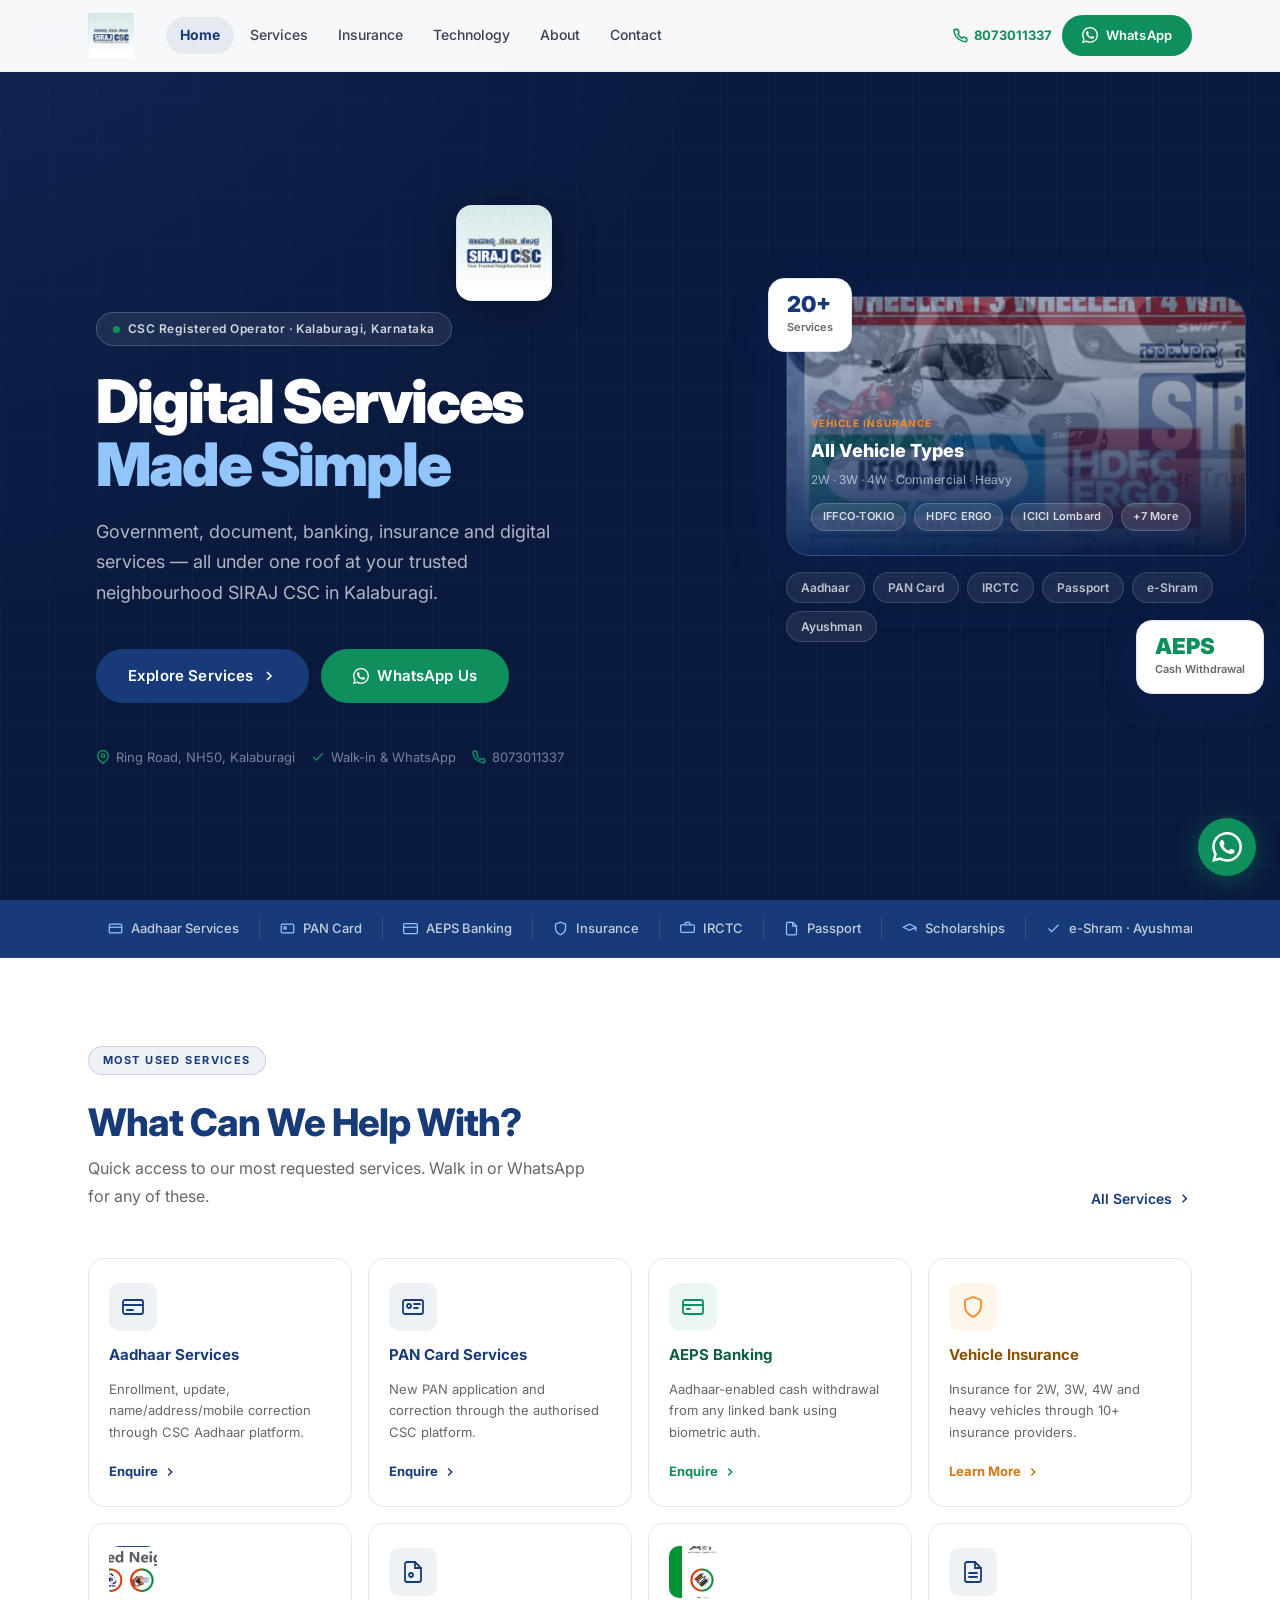
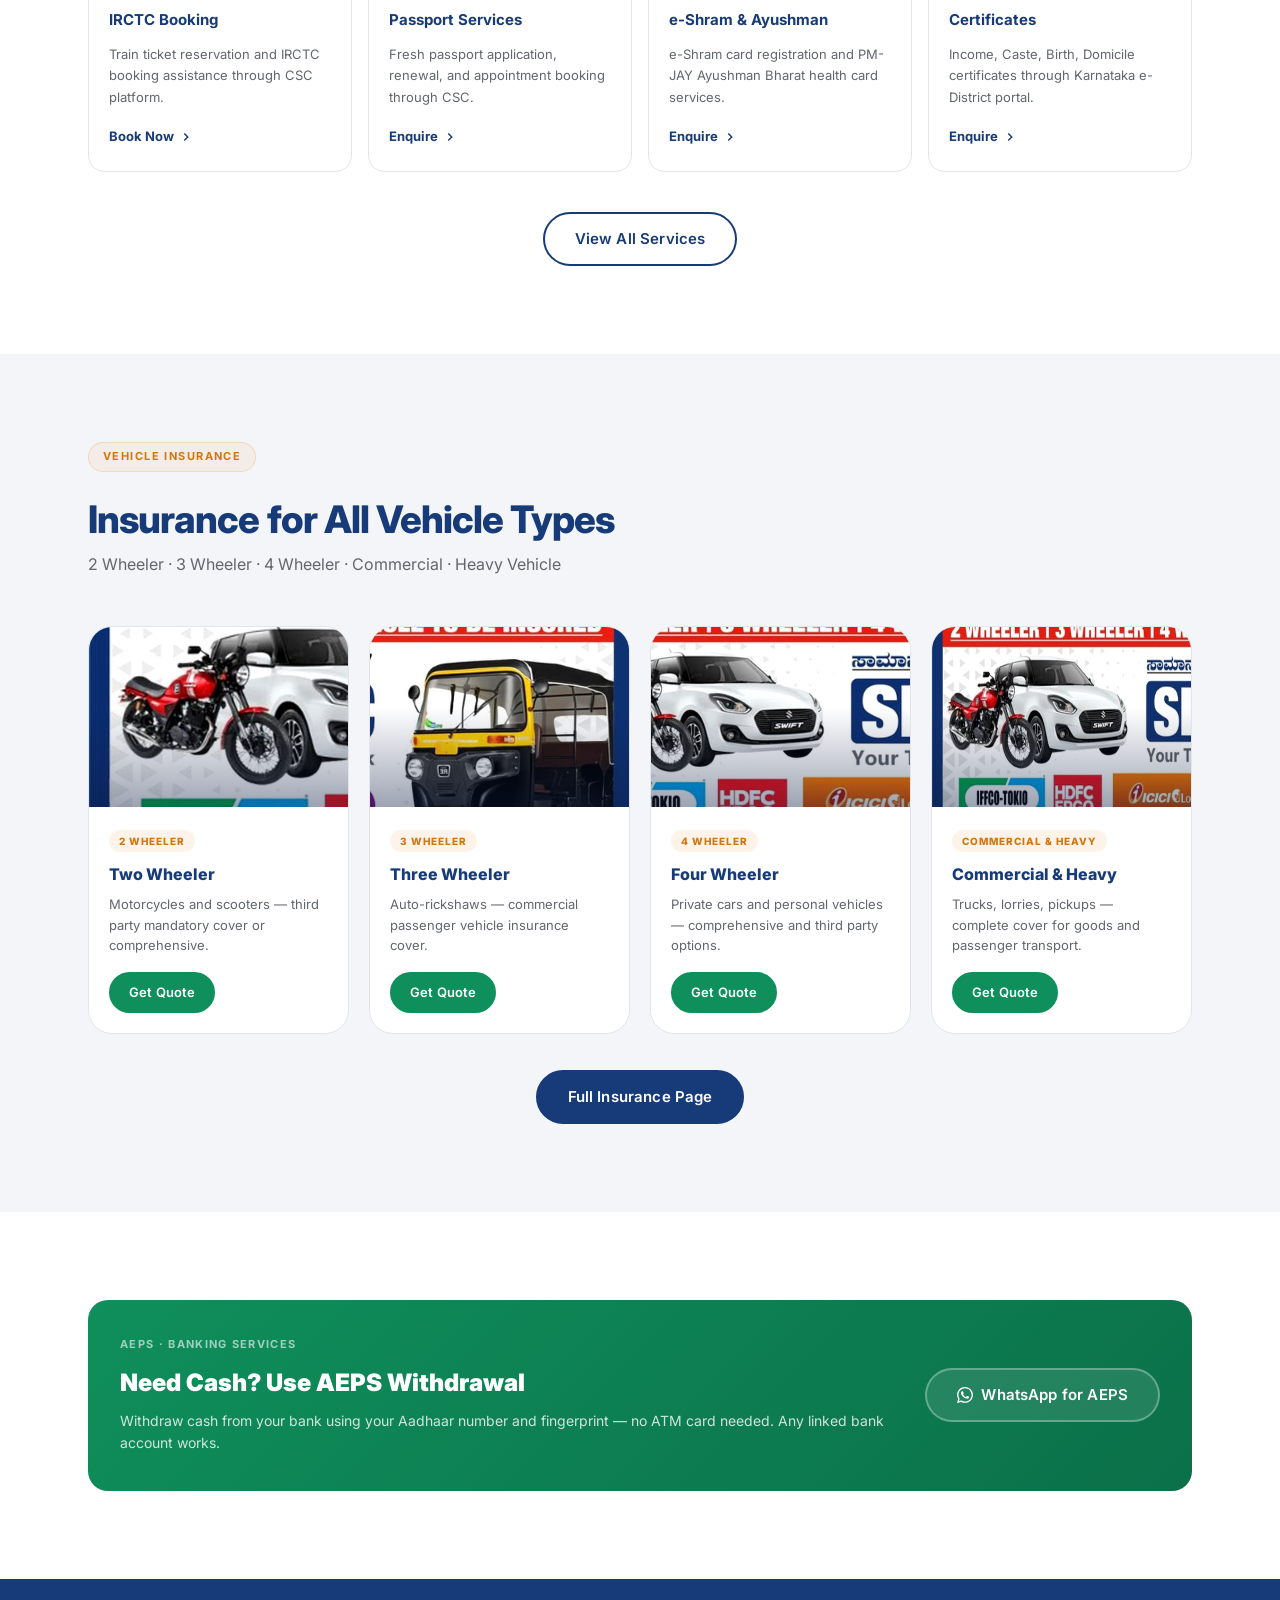
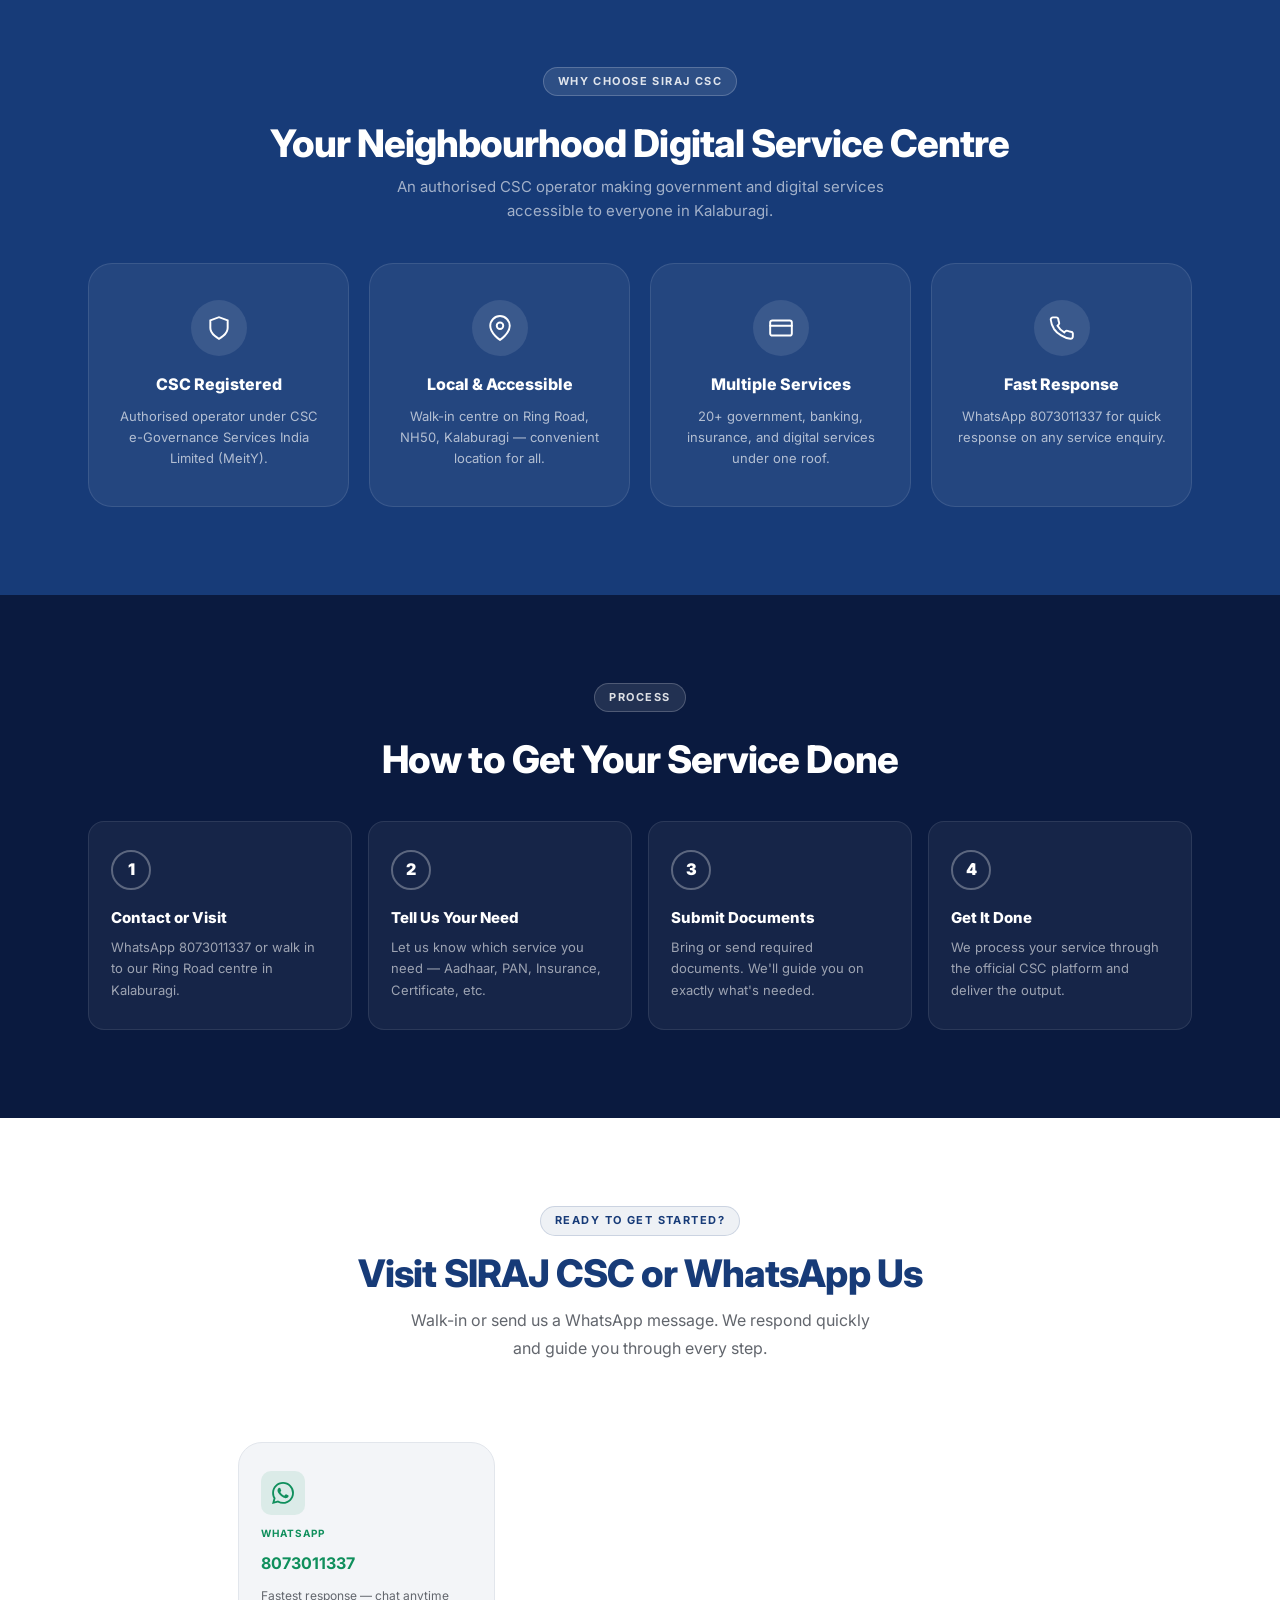
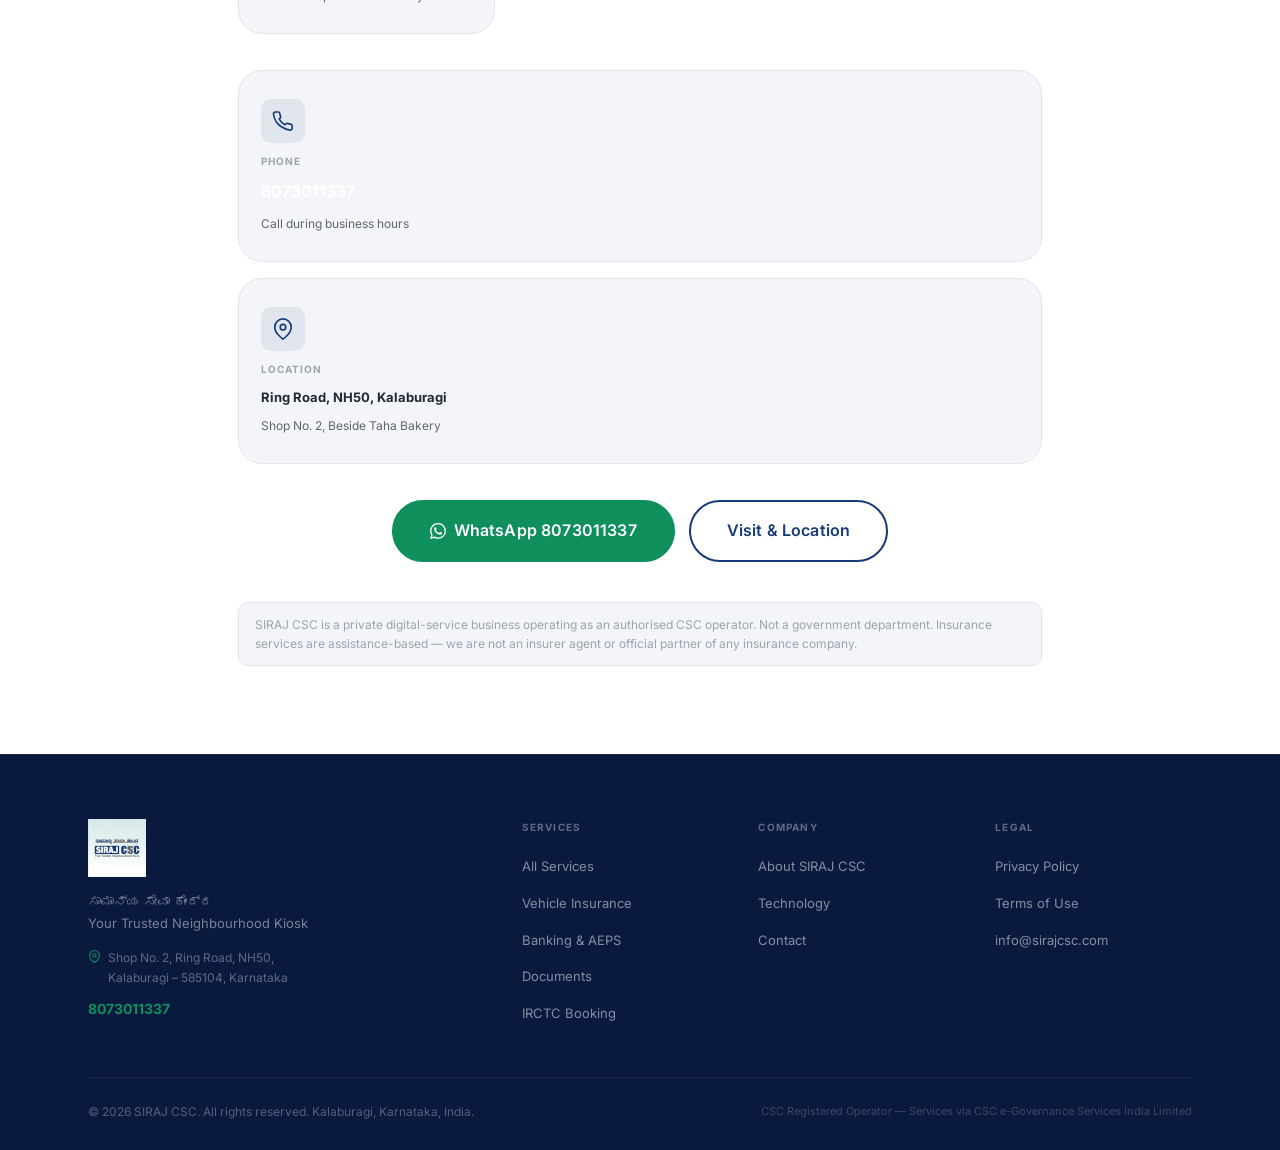
<file: index.html>
<!DOCTYPE html>
<html lang="en">
<head>
  <meta charset="UTF-8" />
  <meta name="viewport" content="width=device-width, initial-scale=1.0" />
  <title>SIRAJ CSC — ಸಾಮಾನ್ಯ ಸೇವಾ ಕೇಂದ್ರ | Kalaburagi</title>
  <meta name="description" content="SIRAJ CSC — Your Trusted Neighbourhood Kiosk in Kalaburagi. Aadhaar, PAN, Banking, AEPS, Insurance, IRCTC, Certificates and more. WhatsApp: 8073011337." />
  <meta property="og:title" content="SIRAJ CSC — Digital Services Made Simple" />
  <meta property="og:description" content="Government, financial, insurance and document services at your neighbourhood CSC in Kalaburagi, Karnataka." />
  <meta property="og:url" content="https://sirajcsc.com/" />
  <meta property="og:type" content="website" />
  <link rel="canonical" href="https://sirajcsc.com/" />
  <link rel="icon" type="image/svg+xml" href="assets/favicon.svg" />
  <link rel="preconnect" href="https://fonts.googleapis.com" />
  <link rel="preconnect" href="https://fonts.gstatic.com" crossorigin />
  <link href="https://fonts.googleapis.com/css2?family=Inter:wght@300;400;500;600;700;800;900&display=swap" rel="stylesheet" />
  <link rel="stylesheet" href="css/main.css" />
  <style>
    /* ── Index-only overrides ── */
    .hero-left { padding-left: 48px; }
    @media(max-width:1023px){ .hero-left { padding-left: 0; } }

    /* Service strip divider */
    .strip-divider { width: 1px; height: 20px; background: rgba(255,255,255,0.12); flex-shrink: 0; }

    /* Featured section: Insurance preview */
    .ins-preview {
      display: grid; gap: 20px;
      grid-template-columns: 1fr;
    }
    @media(min-width:640px)  { .ins-preview { grid-template-columns: repeat(2,1fr); } }
    @media(min-width:1024px) { .ins-preview { grid-template-columns: repeat(4,1fr); } }

    /* Feature banner (2-col promo) */
    .promo-grid { display: grid; gap: 20px; grid-template-columns: 1fr; }
    @media(min-width:768px) { .promo-grid { grid-template-columns: 3fr 2fr; } }

    .promo-card {
      border-radius: 20px; overflow: hidden; position: relative;
      min-height: 200px; display: flex; align-items: flex-end;
      padding: 28px; text-decoration: none;
      transition: transform 0.3s var(--ease);
    }
    .promo-card:hover { transform: translateY(-4px); }
    .promo-card-bg {
      position: absolute; inset: 0;
      transition: transform 0.5s var(--ease);
    }
    .promo-card:hover .promo-card-bg { transform: scale(1.04); }

    .promo-navy { background: var(--navy); }
    .promo-green { background: #0B5E3E; }

    .promo-body { position: relative; z-index: 1; }
    .promo-tag { font-size: 10px; font-weight: 700; letter-spacing: 0.12em; text-transform: uppercase; color: rgba(255,255,255,0.6); margin-bottom: 8px; }
    .promo-title { font-size: 20px; font-weight: 900; color: white; margin-bottom: 6px; line-height: 1.2; }
    .promo-desc { font-size: 13px; color: rgba(255,255,255,0.7); margin-bottom: 14px; }
    .promo-arrow {
      display: inline-flex; align-items: center; gap: 6px;
      font-size: 13px; font-weight: 700; color: rgba(255,255,255,0.9);
    }
    .promo-arrow svg { width: 14px; height: 14px; transition: transform var(--ease) 0.15s; }
    .promo-card:hover .promo-arrow svg { transform: translateX(4px); }

    /* Vehicle image tint for promo */
    .promo-veh-img {
      position: absolute; inset: 0;
      background: url('assets/posters/insurance-poster.jpg') center 60% / cover no-repeat;
      opacity: 0.25;
    }
    .promo-meity-img {
      position: absolute; inset: 0;
      background: url('assets/posters/meity-services.jpg') center center / cover no-repeat;
      opacity: 0.18;
    }

    /* Step process */
    .steps { display: grid; gap: 16px; grid-template-columns: 1fr; }
    @media(min-width:640px)  { .steps { grid-template-columns: repeat(2,1fr); } }
    @media(min-width:1024px) { .steps { grid-template-columns: repeat(4,1fr); } }

    .step-card {
      background: rgba(255,255,255,0.05);
      border: 1px solid rgba(255,255,255,0.09);
      border-radius: 16px; padding: 28px 22px;
    }
    .step-num {
      width: 40px; height: 40px; border-radius: 50%;
      border: 2px solid rgba(255,255,255,0.3);
      display: flex; align-items: center; justify-content: center;
      font-size: 16px; font-weight: 900; color: white;
      margin-bottom: 16px;
    }
    .step-card h3 { font-size: 15px; font-weight: 800; color: white; margin-bottom: 7px; }
    .step-card p  { font-size: 13px; color: rgba(255,255,255,0.58); line-height: 1.65; }

    /* AEPS callout */
    .aeps-callout {
      background: linear-gradient(135deg, var(--green) 0%, var(--green-dk) 100%);
      border-radius: 20px; padding: 36px 32px;
      display: flex; flex-direction: column; gap: 16px;
    }
    @media(min-width:768px){
      .aeps-callout { flex-direction: row; align-items: center; justify-content: space-between; }
    }
    .aeps-callout h3 { font-size: clamp(18px,3vw,24px); font-weight: 900; color: white; }
    .aeps-callout p  { font-size: 14px; color: rgba(255,255,255,0.8); }

    /* Brand note */
    .brand-note {
      font-size: 12px; color: var(--text-xs);
      background: var(--light-grey); border: 1px solid var(--border);
      border-radius: var(--r-md); padding: 12px 16px;
      margin-top: 40px; line-height: 1.6;
    }
  </style>
</head>
<body>

  <!-- ── NAVIGATION ─────────────────────────────────────────────── -->
  <header class="nav" id="nav" role="banner">
    <div class="nav-inner">
      <a href="index.html" class="nav-logo" aria-label="SIRAJ CSC — Home">
        <img src="assets/brand/siraj-csc-logo.jpg" alt="SIRAJ CSC ಸಾಮಾನ್ಯ ಸೇವಾ ಕೇಂದ್ರ" class="nav-logo-img"
             id="nav-logo-img"
             onerror="this.style.display='none';document.getElementById('nav-logo-fb').style.display='flex';" />
        <div class="nav-logo-fallback" id="nav-logo-fb">
          <span class="l-name">SIRAJ CSC</span>
          <span class="l-tag">ಸಾಮಾನ್ಯ ಸೇವಾ ಕೇಂದ್ರ</span>
        </div>
      </a>

      <nav class="nav-links" id="nav-links" aria-label="Main navigation">
        <a href="index.html"      class="nav-link active" aria-current="page">Home</a>
        <a href="services.html"   class="nav-link">Services</a>
        <a href="insurance.html"  class="nav-link">Insurance</a>
        <a href="technology.html" class="nav-link">Technology</a>
        <a href="about.html"      class="nav-link">About</a>
        <a href="contact.html"    class="nav-link">Contact</a>
      </nav>

      <div class="nav-right">
        <a href="tel:8073011337" class="nav-phone">
          <svg width="14" height="14" viewBox="0 0 24 24" fill="none" stroke="currentColor" stroke-width="2.5"><path d="M22 16.92v3a2 2 0 0 1-2.18 2 19.79 19.79 0 0 1-8.63-3.07A19.5 19.5 0 0 1 4.69 13 19.79 19.79 0 0 1 1.61 4.4 2 2 0 0 1 3.6 2.21h3a2 2 0 0 1 2 1.72 12.84 12.84 0 0 0 .7 2.81 2 2 0 0 1-.45 2.11L7.91 9.91a16 16 0 0 0 6.18 6.18l.95-.95a2 2 0 0 1 2.11-.45 12.84 12.84 0 0 0 2.81.7A2 2 0 0 1 22 16.92z"/></svg>
          8073011337
        </a>
        <a href="https://wa.me/918073011337?text=Hello%20SIRAJ%20CSC" class="btn btn-whatsapp btn-sm nav-cta" target="_blank" rel="noopener noreferrer" id="nav-wa-btn">
          <svg width="14" height="14" viewBox="0 0 24 24" fill="currentColor"><path d="M17.472 14.382c-.297-.149-1.758-.867-2.03-.967-.273-.099-.471-.148-.67.15-.197.297-.767.966-.94 1.164-.173.199-.347.223-.644.075-.297-.15-1.255-.463-2.39-1.475-.883-.788-1.48-1.761-1.653-2.059-.173-.297-.018-.458.13-.606.134-.133.298-.347.446-.52.149-.174.198-.298.298-.497.099-.198.05-.371-.025-.52-.075-.149-.669-1.612-.916-2.207-.242-.579-.487-.5-.669-.51-.173-.008-.371-.01-.57-.01-.198 0-.52.074-.792.372-.272.297-1.04 1.016-1.04 2.479 0 1.462 1.065 2.875 1.213 3.074.149.198 2.096 3.2 5.077 4.487.709.306 1.262.489 1.694.625.712.227 1.36.195 1.871.118.571-.085 1.758-.719 2.006-1.413.248-.694.248-1.289.173-1.413-.074-.124-.272-.198-.57-.347m-5.421 7.403h-.004a9.87 9.87 0 0 1-5.031-1.378l-.361-.214-3.741.982.998-3.648-.235-.374a9.86 9.86 0 0 1-1.51-5.26c.001-5.45 4.436-9.884 9.888-9.884 2.64 0 5.122 1.03 6.988 2.898a9.825 9.825 0 0 1 2.893 6.994c-.003 5.45-4.437 9.884-9.885 9.884m8.413-18.297A11.815 11.815 0 0 0 12.05 0C5.495 0 .16 5.335.157 11.892c0 2.096.547 4.142 1.588 5.945L.057 24l6.305-1.654a11.882 11.882 0 0 0 5.683 1.448h.005c6.554 0 11.89-5.335 11.893-11.893a11.821 11.821 0 0 0-3.48-8.413z"/></svg>
          WhatsApp
        </a>
        <button class="nav-burger" id="nav-burger" aria-label="Open menu" aria-expanded="false" aria-controls="nav-drawer">
          <span></span><span></span><span></span>
        </button>
      </div>
    </div>
  </header>

  <!-- Mobile Drawer -->
  <nav class="nav-drawer" id="nav-drawer" aria-label="Mobile navigation">
    <a href="index.html"      class="nav-link active">Home</a>
    <a href="services.html"   class="nav-link">Services</a>
    <a href="insurance.html"  class="nav-link">Insurance</a>
    <a href="technology.html" class="nav-link">Technology</a>
    <a href="about.html"      class="nav-link">About</a>
    <a href="contact.html"    class="nav-link">Contact</a>
    <a href="https://wa.me/918073011337" class="btn btn-whatsapp wa-drawer-btn" target="_blank" rel="noopener noreferrer">
      <svg width="18" height="18" viewBox="0 0 24 24" fill="currentColor"><path d="M17.472 14.382c-.297-.149-1.758-.867-2.03-.967-.273-.099-.471-.148-.67.15-.197.297-.767.966-.94 1.164-.173.199-.347.223-.644.075-.297-.15-1.255-.463-2.39-1.475-.883-.788-1.48-1.761-1.653-2.059-.173-.297-.018-.458.13-.606.134-.133.298-.347.446-.52.149-.174.198-.298.298-.497.099-.198.05-.371-.025-.52-.075-.149-.669-1.612-.916-2.207-.242-.579-.487-.5-.669-.51-.173-.008-.371-.01-.57-.01-.198 0-.52.074-.792.372-.272.297-1.04 1.016-1.04 2.479 0 1.462 1.065 2.875 1.213 3.074.149.198 2.096 3.2 5.077 4.487.709.306 1.262.489 1.694.625.712.227 1.36.195 1.871.118.571-.085 1.758-.719 2.006-1.413.248-.694.248-1.289.173-1.413-.074-.124-.272-.198-.57-.347m-5.421 7.403h-.004a9.87 9.87 0 0 1-5.031-1.378l-.361-.214-3.741.982.998-3.648-.235-.374a9.86 9.86 0 0 1-1.51-5.26c.001-5.45 4.436-9.884 9.888-9.884 2.64 0 5.122 1.03 6.988 2.898a9.825 9.825 0 0 1 2.893 6.994c-.003 5.45-4.437 9.884-9.885 9.884m8.413-18.297A11.815 11.815 0 0 0 12.05 0C5.495 0 .16 5.335.157 11.892c0 2.096.547 4.142 1.588 5.945L.057 24l6.305-1.654a11.882 11.882 0 0 0 5.683 1.448h.005c6.554 0 11.89-5.335 11.893-11.893a11.821 11.821 0 0 0-3.48-8.413z"/></svg>
      WhatsApp 8073011337
    </a>
  </nav>

  <!-- Floating WhatsApp FAB -->
  <a href="https://wa.me/918073011337" class="wa-fab" id="wa-fab" aria-label="WhatsApp SIRAJ CSC" target="_blank" rel="noopener noreferrer">
    <svg viewBox="0 0 24 24"><path d="M17.472 14.382c-.297-.149-1.758-.867-2.03-.967-.273-.099-.471-.148-.67.15-.197.297-.767.966-.94 1.164-.173.199-.347.223-.644.075-.297-.15-1.255-.463-2.39-1.475-.883-.788-1.48-1.761-1.653-2.059-.173-.297-.018-.458.13-.606.134-.133.298-.347.446-.52.149-.174.198-.298.298-.497.099-.198.05-.371-.025-.52-.075-.149-.669-1.612-.916-2.207-.242-.579-.487-.5-.669-.51-.173-.008-.371-.01-.57-.01-.198 0-.52.074-.792.372-.272.297-1.04 1.016-1.04 2.479 0 1.462 1.065 2.875 1.213 3.074.149.198 2.096 3.2 5.077 4.487.709.306 1.262.489 1.694.625.712.227 1.36.195 1.871.118.571-.085 1.758-.719 2.006-1.413.248-.694.248-1.289.173-1.413-.074-.124-.272-.198-.57-.347m-5.421 7.403h-.004a9.87 9.87 0 0 1-5.031-1.378l-.361-.214-3.741.982.998-3.648-.235-.374a9.86 9.86 0 0 1-1.51-5.26c.001-5.45 4.436-9.884 9.888-9.884 2.64 0 5.122 1.03 6.988 2.898a9.825 9.825 0 0 1 2.893 6.994c-.003 5.45-4.437 9.884-9.885 9.884m8.413-18.297A11.815 11.815 0 0 0 12.05 0C5.495 0 .16 5.335.157 11.892c0 2.096.547 4.142 1.588 5.945L.057 24l6.305-1.654a11.882 11.882 0 0 0 5.683 1.448h.005c6.554 0 11.89-5.335 11.893-11.893a11.821 11.821 0 0 0-3.48-8.413z"/></svg>
  </a>

  <main id="main-content">

    <!-- ── HERO ─────────────────────────────────────────────────── -->
    <section class="hero" aria-labelledby="hero-heading">

      <!-- Left Column -->
      <div class="hero-left">
        <div class="container-hero" style="padding: 0 32px 0 48px; max-width:600px; width:100%;">

          <span class="hero-badge">
            <span class="hero-badge-dot"></span>
            CSC Registered Operator · Kalaburagi, Karnataka
          </span>

          <div class="hero-logo-wrap">
            <img src="assets/brand/siraj-csc-logo.jpg" alt="SIRAJ CSC" class="hero-logo" id="hero-logo"
                 onerror="this.style.display='none';document.getElementById('hero-logo-fb').style.display='flex';" />
            <div class="hero-logo-text-fallback" id="hero-logo-fb" style="display:none;">
              <span class="ln">SIRAJ CSC</span>
              <span class="lt">ಸಾಮಾನ್ಯ ಸೇವಾ ಕೇಂದ್ರ</span>
            </div>
          </div>

          <h1 id="hero-heading">Digital Services<br/><em>Made Simple</em></h1>

          <p class="hero-sub">Government, document, banking, insurance and digital services — all under one roof at your trusted neighbourhood SIRAJ CSC in Kalaburagi.</p>

          <div class="hero-ctas">
            <a href="services.html" class="btn btn-primary btn-lg" id="hero-explore-btn">
              Explore Services
              <svg viewBox="0 0 24 24" fill="none" stroke="currentColor" stroke-width="2.5"><polyline points="9 18 15 12 9 6"/></svg>
            </a>
            <a href="https://wa.me/918073011337?text=Hello%20SIRAJ%20CSC%2C%20I%20need%20service%20assistance" class="btn btn-whatsapp btn-lg" target="_blank" rel="noopener noreferrer" id="hero-wa-btn">
              <svg viewBox="0 0 24 24" fill="currentColor"><path d="M17.472 14.382c-.297-.149-1.758-.867-2.03-.967-.273-.099-.471-.148-.67.15-.197.297-.767.966-.94 1.164-.173.199-.347.223-.644.075-.297-.15-1.255-.463-2.39-1.475-.883-.788-1.48-1.761-1.653-2.059-.173-.297-.018-.458.13-.606.134-.133.298-.347.446-.52.149-.174.198-.298.298-.497.099-.198.05-.371-.025-.52-.075-.149-.669-1.612-.916-2.207-.242-.579-.487-.5-.669-.51-.173-.008-.371-.01-.57-.01-.198 0-.52.074-.792.372-.272.297-1.04 1.016-1.04 2.479 0 1.462 1.065 2.875 1.213 3.074.149.198 2.096 3.2 5.077 4.487.709.306 1.262.489 1.694.625.712.227 1.36.195 1.871.118.571-.085 1.758-.719 2.006-1.413.248-.694.248-1.289.173-1.413-.074-.124-.272-.198-.57-.347m-5.421 7.403h-.004a9.87 9.87 0 0 1-5.031-1.378l-.361-.214-3.741.982.998-3.648-.235-.374a9.86 9.86 0 0 1-1.51-5.26c.001-5.45 4.436-9.884 9.888-9.884 2.64 0 5.122 1.03 6.988 2.898a9.825 9.825 0 0 1 2.893 6.994c-.003 5.45-4.437 9.884-9.885 9.884m8.413-18.297A11.815 11.815 0 0 0 12.05 0C5.495 0 .16 5.335.157 11.892c0 2.096.547 4.142 1.588 5.945L.057 24l6.305-1.654a11.882 11.882 0 0 0 5.683 1.448h.005c6.554 0 11.89-5.335 11.893-11.893a11.821 11.821 0 0 0-3.48-8.413z"/></svg>
              WhatsApp Us
            </a>
          </div>

          <div class="hero-meta">
            <span class="hero-meta-item">
              <svg width="14" height="14" viewBox="0 0 24 24" fill="none" stroke="currentColor" stroke-width="2.5"><path d="M21 10c0 7-9 13-9 13s-9-6-9-13a9 9 0 0 1 18 0z"/><circle cx="12" cy="10" r="3"/></svg>
              Ring Road, NH50, Kalaburagi
            </span>
            <span class="hero-meta-item">
              <svg width="14" height="14" viewBox="0 0 24 24" fill="none" stroke="currentColor" stroke-width="2.5"><polyline points="20 6 9 17 4 12"/></svg>
              Walk-in & WhatsApp
            </span>
            <span class="hero-meta-item">
              <svg width="14" height="14" viewBox="0 0 24 24" fill="none" stroke="currentColor" stroke-width="2.5"><path d="M22 16.92v3a2 2 0 0 1-2.18 2 19.79 19.79 0 0 1-8.63-3.07A19.5 19.5 0 0 1 4.69 13 19.79 19.79 0 0 1 1.61 4.4 2 2 0 0 1 3.6 2.21h3a2 2 0 0 1 2 1.72 12.84 12.84 0 0 0 .7 2.81 2 2 0 0 1-.45 2.11L7.91 9.91a16 16 0 0 0 6.18 6.18l.95-.95a2 2 0 0 1 2.11-.45 12.84 12.84 0 0 0 2.81.7A2 2 0 0 1 22 16.92z"/></svg>
              8073011337
            </span>
          </div>

        </div>
      </div>

      <!-- Right Column — Visual Composition -->
      <div class="hero-right">
        <div class="hero-composition" style="margin: 0 32px;">

          <!-- Floating stat top-left -->
          <div class="hc-stat hc-stat--tl reveal reveal-delay-2">
            <div class="hc-stat-val">20+</div>
            <div class="hc-stat-lbl">Services</div>
          </div>

          <!-- Main vehicle card (motorcycle from poster) -->
          <div class="hc-vehicle reveal reveal-delay-1">
            <div class="hc-vehicle-img">
              <img src="assets/vehicles/hero-vehicles.jpg"
                   class="hc-vehicle-img-real"
                   alt="SIRAJ CSC vehicle insurance — motorcycle and car from insurance poster"
                   loading="eager" />
            </div>
            <div class="hc-vehicle-body">
              <div class="hc-vehicle-tag">Vehicle Insurance</div>
              <div class="hc-vehicle-name">All Vehicle Types</div>
              <div class="hc-vehicle-desc">2W · 3W · 4W · Commercial · Heavy</div>
              <div class="hc-services">
                <span class="hc-svc-pill">IFFCO-TOKIO</span>
                <span class="hc-svc-pill">HDFC ERGO</span>
                <span class="hc-svc-pill">ICICI Lombard</span>
                <span class="hc-svc-pill">+7 More</span>
              </div>
            </div>
          </div>

          <!-- Floating stat bottom-right -->
          <div class="hc-stat hc-stat--br reveal reveal-delay-3">
            <div class="hc-stat-val" style="color:var(--green);">AEPS</div>
            <div class="hc-stat-lbl">Cash Withdrawal</div>
          </div>

          <!-- Service pills strip below card -->
          <div style="display:flex;flex-wrap:wrap;gap:8px;margin-top:16px;" class="reveal reveal-delay-4">
            <span style="background:rgba(255,255,255,0.08);border:1px solid rgba(255,255,255,0.15);color:rgba(255,255,255,0.75);font-size:12px;font-weight:600;padding:5px 14px;border-radius:99px;">Aadhaar</span>
            <span style="background:rgba(255,255,255,0.08);border:1px solid rgba(255,255,255,0.15);color:rgba(255,255,255,0.75);font-size:12px;font-weight:600;padding:5px 14px;border-radius:99px;">PAN Card</span>
            <span style="background:rgba(255,255,255,0.08);border:1px solid rgba(255,255,255,0.15);color:rgba(255,255,255,0.75);font-size:12px;font-weight:600;padding:5px 14px;border-radius:99px;">IRCTC</span>
            <span style="background:rgba(255,255,255,0.08);border:1px solid rgba(255,255,255,0.15);color:rgba(255,255,255,0.75);font-size:12px;font-weight:600;padding:5px 14px;border-radius:99px;">Passport</span>
            <span style="background:rgba(255,255,255,0.08);border:1px solid rgba(255,255,255,0.15);color:rgba(255,255,255,0.75);font-size:12px;font-weight:600;padding:5px 14px;border-radius:99px;">e-Shram</span>
            <span style="background:rgba(255,255,255,0.08);border:1px solid rgba(255,255,255,0.15);color:rgba(255,255,255,0.75);font-size:12px;font-weight:600;padding:5px 14px;border-radius:99px;">Ayushman</span>
          </div>

        </div>
      </div>
    </section>

    <!-- ── SERVICE STRIP ──────────────────────────────────────────── -->
    <section class="svc-strip" aria-label="Services quick reference">
      <div class="container">
        <div class="svc-strip-scroll">
          <span class="svc-strip-item"><svg viewBox="0 0 24 24" fill="none" stroke="currentColor" stroke-width="2"><rect x="2" y="5" width="20" height="14" rx="2"/><line x1="2" y1="10" x2="22" y2="10"/></svg>Aadhaar Services</span>
          <span class="svc-strip-item"><svg viewBox="0 0 24 24" fill="none" stroke="currentColor" stroke-width="2"><rect x="2" y="5" width="20" height="14" rx="2"/><circle cx="8" cy="11" r="2"/></svg>PAN Card</span>
          <span class="svc-strip-item"><svg viewBox="0 0 24 24" fill="none" stroke="currentColor" stroke-width="2"><rect x="1" y="4" width="22" height="16" rx="2"/><line x1="1" y1="10" x2="23" y2="10"/></svg>AEPS Banking</span>
          <span class="svc-strip-item"><svg viewBox="0 0 24 24" fill="none" stroke="currentColor" stroke-width="2"><path d="M12 22s8-4 8-10V5l-8-3-8 3v7c0 6 8 10 8 10z"/></svg>Insurance</span>
          <span class="svc-strip-item"><svg viewBox="0 0 24 24" fill="none" stroke="currentColor" stroke-width="2"><rect x="1" y="6" width="22" height="12" rx="2"/><path d="M8 6V4a2 2 0 0 1 2-2h4a2 2 0 0 1 2 2v2"/></svg>IRCTC</span>
          <span class="svc-strip-item"><svg viewBox="0 0 24 24" fill="none" stroke="currentColor" stroke-width="2"><path d="M14 2H6a2 2 0 0 0-2 2v16a2 2 0 0 0 2 2h12a2 2 0 0 0 2-2V8z"/><polyline points="14 2 14 8 20 8"/></svg>Passport</span>
          <span class="svc-strip-item"><svg viewBox="0 0 24 24" fill="none" stroke="currentColor" stroke-width="2"><path d="M22 10v6M2 10l10-5 10 5-10 5z"/></svg>Scholarships</span>
          <span class="svc-strip-item"><svg viewBox="0 0 24 24" fill="none" stroke="currentColor" stroke-width="2"><polyline points="20 6 9 17 4 12"/></svg>e-Shram · Ayushman</span>
        </div>
      </div>
    </section>

    <!-- ── POPULAR SERVICES ───────────────────────────────────────── -->
    <section class="section section-white" id="services-section" aria-labelledby="services-heading">
      <div class="container">
        <div class="sec-header sec-header--split">
          <div>
            <div class="t-label">Most Used Services</div>
            <h2 class="t-h2" id="services-heading" style="margin-top:10px;">What Can We Help With?</h2>
            <p class="t-body" style="margin-top:10px;">Quick access to our most requested services. Walk in or WhatsApp for any of these.</p>
          </div>
          <a href="services.html" class="sec-more">
            All Services
            <svg viewBox="0 0 24 24" fill="none" stroke="currentColor" stroke-width="2.5"><polyline points="9 18 15 12 9 6"/></svg>
          </a>
        </div>

        <div class="svc-grid">

          <div class="svc-card reveal" id="qc-aadhaar">
            <div class="svc-card-icon">
              <svg viewBox="0 0 24 24" fill="none" stroke="currentColor" stroke-width="1.8" stroke-linecap="round"><rect x="2" y="5" width="20" height="14" rx="2"/><line x1="2" y1="10" x2="22" y2="10"/><line x1="6" y1="15" x2="12" y2="15"/></svg>
            </div>
            <h3>Aadhaar Services</h3>
            <p>Enrollment, update, name/address/mobile correction through CSC Aadhaar platform.</p>
            <a href="https://wa.me/918073011337?text=I%20need%20Aadhaar%20service" class="svc-card-cta" target="_blank" rel="noopener noreferrer">
              Enquire <svg viewBox="0 0 24 24" fill="none" stroke="currentColor" stroke-width="2.5"><polyline points="9 18 15 12 9 6"/></svg>
            </a>
          </div>

          <div class="svc-card reveal reveal-delay-1" id="qc-pan">
            <div class="svc-card-icon">
              <svg viewBox="0 0 24 24" fill="none" stroke="currentColor" stroke-width="1.8" stroke-linecap="round"><rect x="2" y="5" width="20" height="14" rx="2"/><circle cx="8" cy="11" r="2"/><line x1="13" y1="9" x2="19" y2="9"/><line x1="13" y1="13" x2="17" y2="13"/></svg>
            </div>
            <h3>PAN Card Services</h3>
            <p>New PAN application and correction through the authorised CSC platform.</p>
            <a href="contact.html" class="svc-card-cta">Enquire <svg viewBox="0 0 24 24" fill="none" stroke="currentColor" stroke-width="2.5"><polyline points="9 18 15 12 9 6"/></svg></a>
          </div>

          <div class="svc-card svc-card--green reveal reveal-delay-2" id="qc-aeps">
            <div class="svc-card-icon">
              <svg viewBox="0 0 24 24" fill="none" stroke="currentColor" stroke-width="1.8" stroke-linecap="round"><rect x="2" y="5" width="20" height="14" rx="2"/><line x1="2" y1="10" x2="22" y2="10"/><line x1="6" y1="14" x2="9" y2="14"/></svg>
            </div>
            <h3>AEPS Banking</h3>
            <p>Aadhaar-enabled cash withdrawal from any linked bank using biometric auth.</p>
            <a href="https://wa.me/918073011337?text=I%20need%20AEPS%20cash%20withdrawal" class="svc-card-cta" target="_blank" rel="noopener noreferrer">Enquire <svg viewBox="0 0 24 24" fill="none" stroke="currentColor" stroke-width="2.5"><polyline points="9 18 15 12 9 6"/></svg></a>
          </div>

          <div class="svc-card svc-card--orange reveal reveal-delay-3" id="qc-insurance">
            <div class="svc-card-icon">
              <svg viewBox="0 0 24 24" fill="none" stroke="currentColor" stroke-width="1.8" stroke-linecap="round"><path d="M12 22s8-4 8-10V5l-8-3-8 3v7c0 6 8 10 8 10z"/></svg>
            </div>
            <h3>Vehicle Insurance</h3>
            <p>Insurance for 2W, 3W, 4W and heavy vehicles through 10+ insurance providers.</p>
            <a href="insurance.html" class="svc-card-cta">Learn More <svg viewBox="0 0 24 24" fill="none" stroke="currentColor" stroke-width="2.5"><polyline points="9 18 15 12 9 6"/></svg></a>
          </div>

          <div class="svc-card reveal" id="qc-irctc">
            <div class="svc-card-icon">
              <img src="assets/services/irctc.jpg" class="svc-icon-img" alt="IRCTC Train Booking" loading="lazy"
                   onerror="this.parentElement.innerHTML='&lt;svg viewBox=&quot;0 0 24 24&quot; fill=&quot;none&quot; stroke=&quot;currentColor&quot; stroke-width=&quot;1.8&quot; stroke-linecap=&quot;round&quot;&gt;&lt;rect x=&quot;1&quot; y=&quot;6&quot; width=&quot;22&quot; height=&quot;12&quot; rx=&quot;2&quot;/&gt;&lt;path d=&quot;M8 6V4a2 2 0 0 1 2-2h4a2 2 0 0 1 2 2v2&quot;/&gt;&lt;line x1=&quot;1&quot; y1=&quot;14&quot; x2=&quot;23&quot; y2=&quot;14&quot;/&gt;&lt;/svg&gt;'" />
            </div>
            <h3>IRCTC Booking</h3>
            <p>Train ticket reservation and IRCTC booking assistance through CSC platform.</p>
            <a href="https://wa.me/918073011337?text=I%20need%20train%20ticket%20booking" class="svc-card-cta" target="_blank" rel="noopener noreferrer">Book Now <svg viewBox="0 0 24 24" fill="none" stroke="currentColor" stroke-width="2.5"><polyline points="9 18 15 12 9 6"/></svg></a>
          </div>

          <div class="svc-card reveal reveal-delay-1" id="qc-passport">
            <div class="svc-card-icon">
              <svg viewBox="0 0 24 24" fill="none" stroke="currentColor" stroke-width="1.8" stroke-linecap="round"><path d="M14 2H6a2 2 0 0 0-2 2v16a2 2 0 0 0 2 2h12a2 2 0 0 0 2-2V8z"/><polyline points="14 2 14 8 20 8"/><circle cx="10" cy="15" r="2"/></svg>
            </div>
            <h3>Passport Services</h3>
            <p>Fresh passport application, renewal, and appointment booking through CSC.</p>
            <a href="contact.html" class="svc-card-cta">Enquire <svg viewBox="0 0 24 24" fill="none" stroke="currentColor" stroke-width="2.5"><polyline points="9 18 15 12 9 6"/></svg></a>
          </div>

          <div class="svc-card reveal reveal-delay-2" id="qc-eshram">
            <div class="svc-card-icon">
              <img src="assets/services/eshram.jpg" class="svc-icon-img" alt="e-Shram Card" loading="lazy"
                   onerror="this.parentElement.innerHTML='&lt;svg viewBox=&quot;0 0 24 24&quot; fill=&quot;none&quot; stroke=&quot;currentColor&quot; stroke-width=&quot;1.8&quot; stroke-linecap=&quot;round&quot;&gt;&lt;rect x=&quot;2&quot; y=&quot;7&quot; width=&quot;20&quot; height=&quot;14&quot; rx=&quot;2&quot;/&gt;&lt;path d=&quot;M16 7V5a2 2 0 0 0-4 0v2&quot;/&gt;&lt;/svg&gt;'" />
            </div>
            <h3>e-Shram &amp; Ayushman</h3>
            <p>e-Shram card registration and PM-JAY Ayushman Bharat health card services.</p>
            <a href="contact.html" class="svc-card-cta">Enquire <svg viewBox="0 0 24 24" fill="none" stroke="currentColor" stroke-width="2.5"><polyline points="9 18 15 12 9 6"/></svg></a>
          </div>

          <div class="svc-card reveal reveal-delay-3" id="qc-certs">
            <div class="svc-card-icon">
              <svg viewBox="0 0 24 24" fill="none" stroke="currentColor" stroke-width="1.8" stroke-linecap="round"><path d="M14 2H6a2 2 0 0 0-2 2v16a2 2 0 0 0 2 2h12a2 2 0 0 0 2-2V8z"/><polyline points="14 2 14 8 20 8"/><line x1="16" y1="13" x2="8" y2="13"/><line x1="16" y1="17" x2="8" y2="17"/></svg>
            </div>
            <h3>Certificates</h3>
            <p>Income, Caste, Birth, Domicile certificates through Karnataka e-District portal.</p>
            <a href="contact.html" class="svc-card-cta">Enquire <svg viewBox="0 0 24 24" fill="none" stroke="currentColor" stroke-width="2.5"><polyline points="9 18 15 12 9 6"/></svg></a>
          </div>

        </div>

        <div style="text-align:center;margin-top:40px;">
          <a href="services.html" class="btn btn-secondary btn-lg" id="home-all-svc-btn">View All Services</a>
        </div>
      </div>
    </section>

    <!-- ── INSURANCE + QUICK PROMO ────────────────────────────────── -->
    <section class="section section-light" id="insurance-preview" aria-labelledby="ins-prev-heading">
      <div class="container">
        <div class="sec-header">
          <div class="t-label t-label--orange">Vehicle Insurance</div>
          <h2 class="t-h2" id="ins-prev-heading" style="margin-top:10px;">Insurance for All Vehicle Types</h2>
          <p class="t-body" style="margin-top:10px;">2 Wheeler · 3 Wheeler · 4 Wheeler · Commercial · Heavy Vehicle</p>
        </div>

        <!-- 4 vehicle cards from insurance poster CSS crops -->
        <div class="ins-preview">

          <div class="veh-card reveal" id="veh-bike">
            <div class="veh-img vi-bike">
              <img src="assets/vehicles/bike.jpg"
                   alt="Red motorcycle — two wheeler insurance SIRAJ CSC"
                   loading="lazy" />
            </div>
            <div class="veh-body">
              <span class="veh-tag">2 Wheeler</span>
              <h3>Two Wheeler</h3>
              <p>Motorcycles and scooters — third party mandatory cover or comprehensive.</p>
              <a href="https://wa.me/918073011337?text=I%20need%20two%20wheeler%20insurance%20quote" class="btn btn-whatsapp btn-sm" target="_blank" rel="noopener noreferrer" id="veh-bike-btn">Get Quote</a>
            </div>
          </div>

          <div class="veh-card reveal reveal-delay-1" id="veh-auto">
            <div class="veh-img vi-auto">
              <img src="assets/vehicles/auto.jpg"
                   alt="Yellow auto-rickshaw — three wheeler insurance SIRAJ CSC"
                   loading="lazy" />
            </div>
            <div class="veh-body">
              <span class="veh-tag">3 Wheeler</span>
              <h3>Three Wheeler</h3>
              <p>Auto-rickshaws — commercial passenger vehicle insurance cover.</p>
              <a href="https://wa.me/918073011337?text=I%20need%20three%20wheeler%20insurance%20quote" class="btn btn-whatsapp btn-sm" target="_blank" rel="noopener noreferrer" id="veh-auto-btn">Get Quote</a>
            </div>
          </div>

          <div class="veh-card reveal reveal-delay-2" id="veh-car">
            <div class="veh-img vi-car">
              <img src="assets/vehicles/car.jpg"
                   alt="Maruti Swift white car — four wheeler insurance SIRAJ CSC"
                   loading="lazy" />
            </div>
            <div class="veh-body">
              <span class="veh-tag">4 Wheeler</span>
              <h3>Four Wheeler</h3>
              <p>Private cars and personal vehicles — comprehensive and third party options.</p>
              <a href="https://wa.me/918073011337?text=I%20need%20four%20wheeler%20insurance%20quote" class="btn btn-whatsapp btn-sm" target="_blank" rel="noopener noreferrer" id="veh-car-btn">Get Quote</a>
            </div>
          </div>

          <div class="veh-card reveal reveal-delay-3" id="veh-heavy">
            <div class="veh-img vi-heavy">
              <img src="assets/vehicles/heavy.jpg"
                   alt="Commercial vehicle — goods carrier and heavy vehicle insurance SIRAJ CSC"
                   loading="lazy" />
            </div>
            <div class="veh-body">
              <span class="veh-tag">Commercial &amp; Heavy</span>
              <h3>Commercial &amp; Heavy</h3>
              <p>Trucks, lorries, pickups — complete cover for goods and passenger transport.</p>
              <a href="https://wa.me/918073011337?text=I%20need%20commercial%20vehicle%20insurance%20quote" class="btn btn-whatsapp btn-sm" target="_blank" rel="noopener noreferrer" id="veh-heavy-btn">Get Quote</a>
            </div>
          </div>

        </div>

        <div style="text-align:center;margin-top:36px;">
          <a href="insurance.html" class="btn btn-primary btn-lg" id="home-ins-btn">Full Insurance Page</a>
        </div>
      </div>
    </section>

    <!-- ── AEPS CALLOUT ───────────────────────────────────────────── -->
    <section class="section section-white" aria-label="AEPS banking callout">
      <div class="container">
        <div class="aeps-callout reveal">
          <div>
            <div style="font-size:11px;font-weight:700;letter-spacing:0.12em;text-transform:uppercase;color:rgba(255,255,255,0.6);margin-bottom:10px;">AEPS · Banking Services</div>
            <h3>Need Cash? Use AEPS Withdrawal</h3>
            <p style="margin-top:8px;">Withdraw cash from your bank using your Aadhaar number and fingerprint — no ATM card needed. Any linked bank account works.</p>
          </div>
          <div style="display:flex;gap:12px;flex-shrink:0;flex-wrap:wrap;">
            <a href="https://wa.me/918073011337?text=I%20need%20AEPS%20cash%20withdrawal" class="btn btn-ghost btn-lg" target="_blank" rel="noopener noreferrer" id="home-aeps-btn">
              <svg width="18" height="18" viewBox="0 0 24 24" fill="currentColor"><path d="M17.472 14.382c-.297-.149-1.758-.867-2.03-.967-.273-.099-.471-.148-.67.15-.197.297-.767.966-.94 1.164-.173.199-.347.223-.644.075-.297-.15-1.255-.463-2.39-1.475-.883-.788-1.48-1.761-1.653-2.059-.173-.297-.018-.458.13-.606.134-.133.298-.347.446-.52.149-.174.198-.298.298-.497.099-.198.05-.371-.025-.52-.075-.149-.669-1.612-.916-2.207-.242-.579-.487-.5-.669-.51-.173-.008-.371-.01-.57-.01-.198 0-.52.074-.792.372-.272.297-1.04 1.016-1.04 2.479 0 1.462 1.065 2.875 1.213 3.074.149.198 2.096 3.2 5.077 4.487.709.306 1.262.489 1.694.625.712.227 1.36.195 1.871.118.571-.085 1.758-.719 2.006-1.413.248-.694.248-1.289.173-1.413-.074-.124-.272-.198-.57-.347m-5.421 7.403h-.004a9.87 9.87 0 0 1-5.031-1.378l-.361-.214-3.741.982.998-3.648-.235-.374a9.86 9.86 0 0 1-1.51-5.26c.001-5.45 4.436-9.884 9.888-9.884 2.64 0 5.122 1.03 6.988 2.898a9.825 9.825 0 0 1 2.893 6.994c-.003 5.45-4.437 9.884-9.885 9.884m8.413-18.297A11.815 11.815 0 0 0 12.05 0C5.495 0 .16 5.335.157 11.892c0 2.096.547 4.142 1.588 5.945L.057 24l6.305-1.654a11.882 11.882 0 0 0 5.683 1.448h.005c6.554 0 11.89-5.335 11.893-11.893a11.821 11.821 0 0 0-3.48-8.413z"/></svg>
              WhatsApp for AEPS
            </a>
          </div>
        </div>
      </div>
    </section>

    <!-- ── TRUST (WHY SIRAJ CSC) ──────────────────────────────────── -->
    <section class="section section-navy" id="why-us" aria-labelledby="why-heading">
      <div class="container">
        <div class="sec-header text-center" style="margin-bottom:40px;">
          <div class="t-label t-label--light">Why Choose SIRAJ CSC</div>
          <h2 class="t-h2 text-white" id="why-heading" style="margin-top:10px;">Your Neighbourhood Digital Service Centre</h2>
          <p style="color:rgba(255,255,255,0.6);margin-top:10px;max-width:520px;margin-left:auto;margin-right:auto;font-size:15px;">An authorised CSC operator making government and digital services accessible to everyone in Kalaburagi.</p>
        </div>
        <div class="trust-grid">

          <div class="trust-card reveal">
            <div class="trust-icon">
              <svg viewBox="0 0 24 24" fill="none" stroke="currentColor" stroke-width="1.8" stroke-linecap="round"><path d="M12 22s8-4 8-10V5l-8-3-8 3v7c0 6 8 10 8 10z"/></svg>
            </div>
            <h3>CSC Registered</h3>
            <p>Authorised operator under CSC e-Governance Services India Limited (MeitY).</p>
          </div>

          <div class="trust-card reveal reveal-delay-1">
            <div class="trust-icon">
              <svg viewBox="0 0 24 24" fill="none" stroke="currentColor" stroke-width="1.8" stroke-linecap="round"><path d="M21 10c0 7-9 13-9 13s-9-6-9-13a9 9 0 0 1 18 0z"/><circle cx="12" cy="10" r="3"/></svg>
            </div>
            <h3>Local &amp; Accessible</h3>
            <p>Walk-in centre on Ring Road, NH50, Kalaburagi — convenient location for all.</p>
          </div>

          <div class="trust-card reveal reveal-delay-2">
            <div class="trust-icon">
              <svg viewBox="0 0 24 24" fill="none" stroke="currentColor" stroke-width="1.8" stroke-linecap="round"><rect x="2" y="5" width="20" height="14" rx="2"/><line x1="2" y1="10" x2="22" y2="10"/></svg>
            </div>
            <h3>Multiple Services</h3>
            <p>20+ government, banking, insurance, and digital services under one roof.</p>
          </div>

          <div class="trust-card reveal reveal-delay-3">
            <div class="trust-icon">
              <svg viewBox="0 0 24 24" fill="none" stroke="currentColor" stroke-width="1.8" stroke-linecap="round"><path d="M22 16.92v3a2 2 0 0 1-2.18 2 19.79 19.79 0 0 1-8.63-3.07A19.5 19.5 0 0 1 4.69 13 19.79 19.79 0 0 1 1.61 4.4 2 2 0 0 1 3.6 2.21h3a2 2 0 0 1 2 1.72 12.84 12.84 0 0 0 .7 2.81 2 2 0 0 1-.45 2.11L7.91 9.91a16 16 0 0 0 6.18 6.18l.95-.95a2 2 0 0 1 2.11-.45 12.84 12.84 0 0 0 2.81.7A2 2 0 0 1 22 16.92z"/></svg>
            </div>
            <h3>Fast Response</h3>
            <p>WhatsApp 8073011337 for quick response on any service enquiry.</p>
          </div>

        </div>
      </div>
    </section>

    <!-- ── HOW IT WORKS ───────────────────────────────────────────── -->
    <section class="section section-deep" id="how-it-works" aria-labelledby="how-heading">
      <div class="container">
        <div class="sec-header text-center" style="margin-bottom:40px;">
          <div class="t-label t-label--light">Process</div>
          <h2 class="t-h2 text-white" id="how-heading" style="margin-top:10px;">How to Get Your Service Done</h2>
        </div>
        <div class="steps">
          <div class="step-card reveal">
            <div class="step-num">1</div>
            <h3>Contact or Visit</h3>
            <p>WhatsApp 8073011337 or walk in to our Ring Road centre in Kalaburagi.</p>
          </div>
          <div class="step-card reveal reveal-delay-1">
            <div class="step-num">2</div>
            <h3>Tell Us Your Need</h3>
            <p>Let us know which service you need — Aadhaar, PAN, Insurance, Certificate, etc.</p>
          </div>
          <div class="step-card reveal reveal-delay-2">
            <div class="step-num">3</div>
            <h3>Submit Documents</h3>
            <p>Bring or send required documents. We'll guide you on exactly what's needed.</p>
          </div>
          <div class="step-card reveal reveal-delay-3">
            <div class="step-num">4</div>
            <h3>Get It Done</h3>
            <p>We process your service through the official CSC platform and deliver the output.</p>
          </div>
        </div>
      </div>
    </section>

    <!-- ── FINAL CTA ──────────────────────────────────────────────── -->
    <section class="section section-white" id="contact-cta" aria-labelledby="cta-heading">
      <div class="container" style="max-width:900px;">
        <div style="text-align:center;margin-bottom:40px;">
          <div class="t-label" style="display:inline-flex;margin-bottom:16px;">Ready to Get Started?</div>
          <h2 class="t-h2" id="cta-heading" style="margin-bottom:12px;">Visit SIRAJ CSC or WhatsApp Us</h2>
          <p class="t-body" style="max-width:480px;margin:0 auto;">Walk-in or send us a WhatsApp message. We respond quickly and guide you through every step.</p>
        </div>

        <div class="cta-contact-grid" style="grid-template-columns:1fr;" >
          <div style="display:grid;gap:16px;grid-template-columns:1fr;" id="cta-cards">
            <!-- Rendered as 3 columns on wider screens via inline media query -->
          </div>
        </div>

        <!-- Contact cards row -->
        <div style="display:grid;gap:16px;grid-template-columns:1fr;max-width:840px;margin:0 auto 36px;" id="cta-grid">
          <div class="cta-card" style="background:var(--light-grey);border-color:var(--border);" id="cta-wa">
            <div class="cta-icon" style="background:rgba(15,143,92,0.1);color:var(--green);">
              <svg viewBox="0 0 24 24" fill="currentColor"><path d="M17.472 14.382c-.297-.149-1.758-.867-2.03-.967-.273-.099-.471-.148-.67.15-.197.297-.767.966-.94 1.164-.173.199-.347.223-.644.075-.297-.15-1.255-.463-2.39-1.475-.883-.788-1.48-1.761-1.653-2.059-.173-.297-.018-.458.13-.606.134-.133.298-.347.446-.52.149-.174.198-.298.298-.497.099-.198.05-.371-.025-.52-.075-.149-.669-1.612-.916-2.207-.242-.579-.487-.5-.669-.51-.173-.008-.371-.01-.57-.01-.198 0-.52.074-.792.372-.272.297-1.04 1.016-1.04 2.479 0 1.462 1.065 2.875 1.213 3.074.149.198 2.096 3.2 5.077 4.487.709.306 1.262.489 1.694.625.712.227 1.36.195 1.871.118.571-.085 1.758-.719 2.006-1.413.248-.694.248-1.289.173-1.413-.074-.124-.272-.198-.57-.347m-5.421 7.403h-.004a9.87 9.87 0 0 1-5.031-1.378l-.361-.214-3.741.982.998-3.648-.235-.374a9.86 9.86 0 0 1-1.51-5.26c.001-5.45 4.436-9.884 9.888-9.884 2.64 0 5.122 1.03 6.988 2.898a9.825 9.825 0 0 1 2.893 6.994c-.003 5.45-4.437 9.884-9.885 9.884m8.413-18.297A11.815 11.815 0 0 0 12.05 0C5.495 0 .16 5.335.157 11.892c0 2.096.547 4.142 1.588 5.945L.057 24l6.305-1.654a11.882 11.882 0 0 0 5.683 1.448h.005c6.554 0 11.89-5.335 11.893-11.893a11.821 11.821 0 0 0-3.48-8.413z"/></svg>
            </div>
            <div class="cta-lbl" style="color:var(--green);">WhatsApp</div>
            <div class="cta-val" style="color:var(--text-dk);"><a href="https://wa.me/918073011337" target="_blank" rel="noopener noreferrer" style="color:var(--green);">8073011337</a></div>
            <div class="cta-sub" style="color:var(--text-lt);">Fastest response — chat anytime</div>
          </div>
        </div>

        <style>
          @media(min-width:640px) {
            #cta-grid { grid-template-columns: repeat(3,1fr) !important; }
          }
        </style>

        <!-- Add 2 more cards via JS / static HTML -->
        <div style="display:grid;gap:16px;grid-template-columns:1fr;max-width:840px;margin:0 auto 36px;" class="cta-contact-grid">
          <div class="cta-card" style="background:var(--light-grey);border-color:var(--border);" id="cta-phone">
            <div class="cta-icon" style="background:rgba(23,59,120,0.08);color:var(--navy);">
              <svg viewBox="0 0 24 24" fill="none" stroke="currentColor" stroke-width="1.8"><path d="M22 16.92v3a2 2 0 0 1-2.18 2 19.79 19.79 0 0 1-8.63-3.07A19.5 19.5 0 0 1 4.69 13 19.79 19.79 0 0 1 1.61 4.4 2 2 0 0 1 3.6 2.21h3a2 2 0 0 1 2 1.72 12.84 12.84 0 0 0 .7 2.81 2 2 0 0 1-.45 2.11L7.91 9.91a16 16 0 0 0 6.18 6.18l.95-.95a2 2 0 0 1 2.11-.45 12.84 12.84 0 0 0 2.81.7A2 2 0 0 1 22 16.92z"/></svg>
            </div>
            <div class="cta-lbl" style="color:var(--text-xs);">Phone</div>
            <div class="cta-val" style="color:var(--text-dk);"><a href="tel:8073011337">8073011337</a></div>
            <div class="cta-sub" style="color:var(--text-lt);">Call during business hours</div>
          </div>
          <div class="cta-card" style="background:var(--light-grey);border-color:var(--border);" id="cta-visit">
            <div class="cta-icon" style="background:rgba(23,59,120,0.08);color:var(--navy);">
              <svg viewBox="0 0 24 24" fill="none" stroke="currentColor" stroke-width="1.8"><path d="M21 10c0 7-9 13-9 13s-9-6-9-13a9 9 0 0 1 18 0z"/><circle cx="12" cy="10" r="3"/></svg>
            </div>
            <div class="cta-lbl" style="color:var(--text-xs);">Location</div>
            <div class="cta-val" style="color:var(--text-dk);font-size:13px;">Ring Road, NH50, Kalaburagi</div>
            <div class="cta-sub" style="color:var(--text-lt);">Shop No. 2, Beside Taha Bakery</div>
          </div>
        </div>

        <div style="text-align:center;display:flex;gap:14px;justify-content:center;flex-wrap:wrap;">
          <a href="https://wa.me/918073011337?text=Hello%20SIRAJ%20CSC" class="btn btn-whatsapp btn-xl" target="_blank" rel="noopener noreferrer" id="home-final-wa">
            <svg width="20" height="20" viewBox="0 0 24 24" fill="currentColor"><path d="M17.472 14.382c-.297-.149-1.758-.867-2.03-.967-.273-.099-.471-.148-.67.15-.197.297-.767.966-.94 1.164-.173.199-.347.223-.644.075-.297-.15-1.255-.463-2.39-1.475-.883-.788-1.48-1.761-1.653-2.059-.173-.297-.018-.458.13-.606.134-.133.298-.347.446-.52.149-.174.198-.298.298-.497.099-.198.05-.371-.025-.52-.075-.149-.669-1.612-.916-2.207-.242-.579-.487-.5-.669-.51-.173-.008-.371-.01-.57-.01-.198 0-.52.074-.792.372-.272.297-1.04 1.016-1.04 2.479 0 1.462 1.065 2.875 1.213 3.074.149.198 2.096 3.2 5.077 4.487.709.306 1.262.489 1.694.625.712.227 1.36.195 1.871.118.571-.085 1.758-.719 2.006-1.413.248-.694.248-1.289.173-1.413-.074-.124-.272-.198-.57-.347m-5.421 7.403h-.004a9.87 9.87 0 0 1-5.031-1.378l-.361-.214-3.741.982.998-3.648-.235-.374a9.86 9.86 0 0 1-1.51-5.26c.001-5.45 4.436-9.884 9.888-9.884 2.64 0 5.122 1.03 6.988 2.898a9.825 9.825 0 0 1 2.893 6.994c-.003 5.45-4.437 9.884-9.885 9.884m8.413-18.297A11.815 11.815 0 0 0 12.05 0C5.495 0 .16 5.335.157 11.892c0 2.096.547 4.142 1.588 5.945L.057 24l6.305-1.654a11.882 11.882 0 0 0 5.683 1.448h.005c6.554 0 11.89-5.335 11.893-11.893a11.821 11.821 0 0 0-3.48-8.413z"/></svg>
            WhatsApp 8073011337
          </a>
          <a href="contact.html" class="btn btn-secondary btn-xl" id="home-final-contact">Visit &amp; Location</a>
        </div>

        <p class="brand-note">SIRAJ CSC is a private digital-service business operating as an authorised CSC operator. Not a government department. Insurance services are assistance-based — we are not an insurer agent or official partner of any insurance company.</p>
      </div>
    </section>

  </main>

  <!-- ── FOOTER ─────────────────────────────────────────────────── -->
  <footer class="footer" role="contentinfo">
    <div class="container">
      <div class="footer-main">
        <div>
          <img src="assets/brand/siraj-csc-logo.jpg" alt="SIRAJ CSC" class="footer-logo-img" onerror="this.style.display='none';" />
          <p class="footer-tagline">ಸಾಮಾನ್ಯ ಸೇವಾ ಕೇಂದ್ರ<br/>Your Trusted Neighbourhood Kiosk</p>
          <div class="footer-addr">
            <svg width="13" height="13" viewBox="0 0 24 24" fill="none" stroke="currentColor" stroke-width="2"><path d="M21 10c0 7-9 13-9 13s-9-6-9-13a9 9 0 0 1 18 0z"/><circle cx="12" cy="10" r="3"/></svg>
            Shop No. 2, Ring Road, NH50,<br/>Kalaburagi – 585104, Karnataka
          </div>
          <div class="footer-tel"><a href="tel:8073011337">8073011337</a></div>
        </div>
        <div>
          <h4 class="footer-col-title">Services</h4>
          <ul class="footer-links">
            <li><a href="services.html"          class="footer-link">All Services</a></li>
            <li><a href="insurance.html"         class="footer-link">Vehicle Insurance</a></li>
            <li><a href="services.html#banking"  class="footer-link">Banking &amp; AEPS</a></li>
            <li><a href="services.html#documents"class="footer-link">Documents</a></li>
            <li><a href="services.html#irctc"    class="footer-link">IRCTC Booking</a></li>
          </ul>
        </div>
        <div>
          <h4 class="footer-col-title">Company</h4>
          <ul class="footer-links">
            <li><a href="about.html"      class="footer-link">About SIRAJ CSC</a></li>
            <li><a href="technology.html" class="footer-link">Technology</a></li>
            <li><a href="contact.html"    class="footer-link">Contact</a></li>
          </ul>
        </div>
        <div>
          <h4 class="footer-col-title">Legal</h4>
          <ul class="footer-links">
            <li><a href="privacy.html" class="footer-link">Privacy Policy</a></li>
            <li><a href="terms.html"   class="footer-link">Terms of Use</a></li>
            <li><a href="mailto:info@sirajcsc.com" class="footer-link">info@sirajcsc.com</a></li>
          </ul>
        </div>
      </div>
      <div class="footer-bottom">
        <p class="footer-copy">&copy; 2026 SIRAJ CSC. All rights reserved. Kalaburagi, Karnataka, India.</p>
        <p class="footer-notice">CSC Registered Operator — Services via CSC e-Governance Services India Limited</p>
      </div>
    </div>
  </footer>

  <script src="js/main.js"></script>
  <script>
    // 3-col CTA grid on desktop
    var cg = document.getElementById('cta-grid');
    var ctaGrid2 = document.querySelector('.cta-contact-grid:last-of-type');
    function layoutCTAGrid() {
      if (window.innerWidth >= 640) {
        [cg, ctaGrid2].forEach(function(g){if(g){g.style.gridTemplateColumns='repeat(3,1fr)';}});
      } else {
        [cg, ctaGrid2].forEach(function(g){if(g){g.style.gridTemplateColumns='1fr';}});
      }
    }
    layoutCTAGrid();
    window.addEventListener('resize', layoutCTAGrid);
  </script>
</body>
</html>
</file>
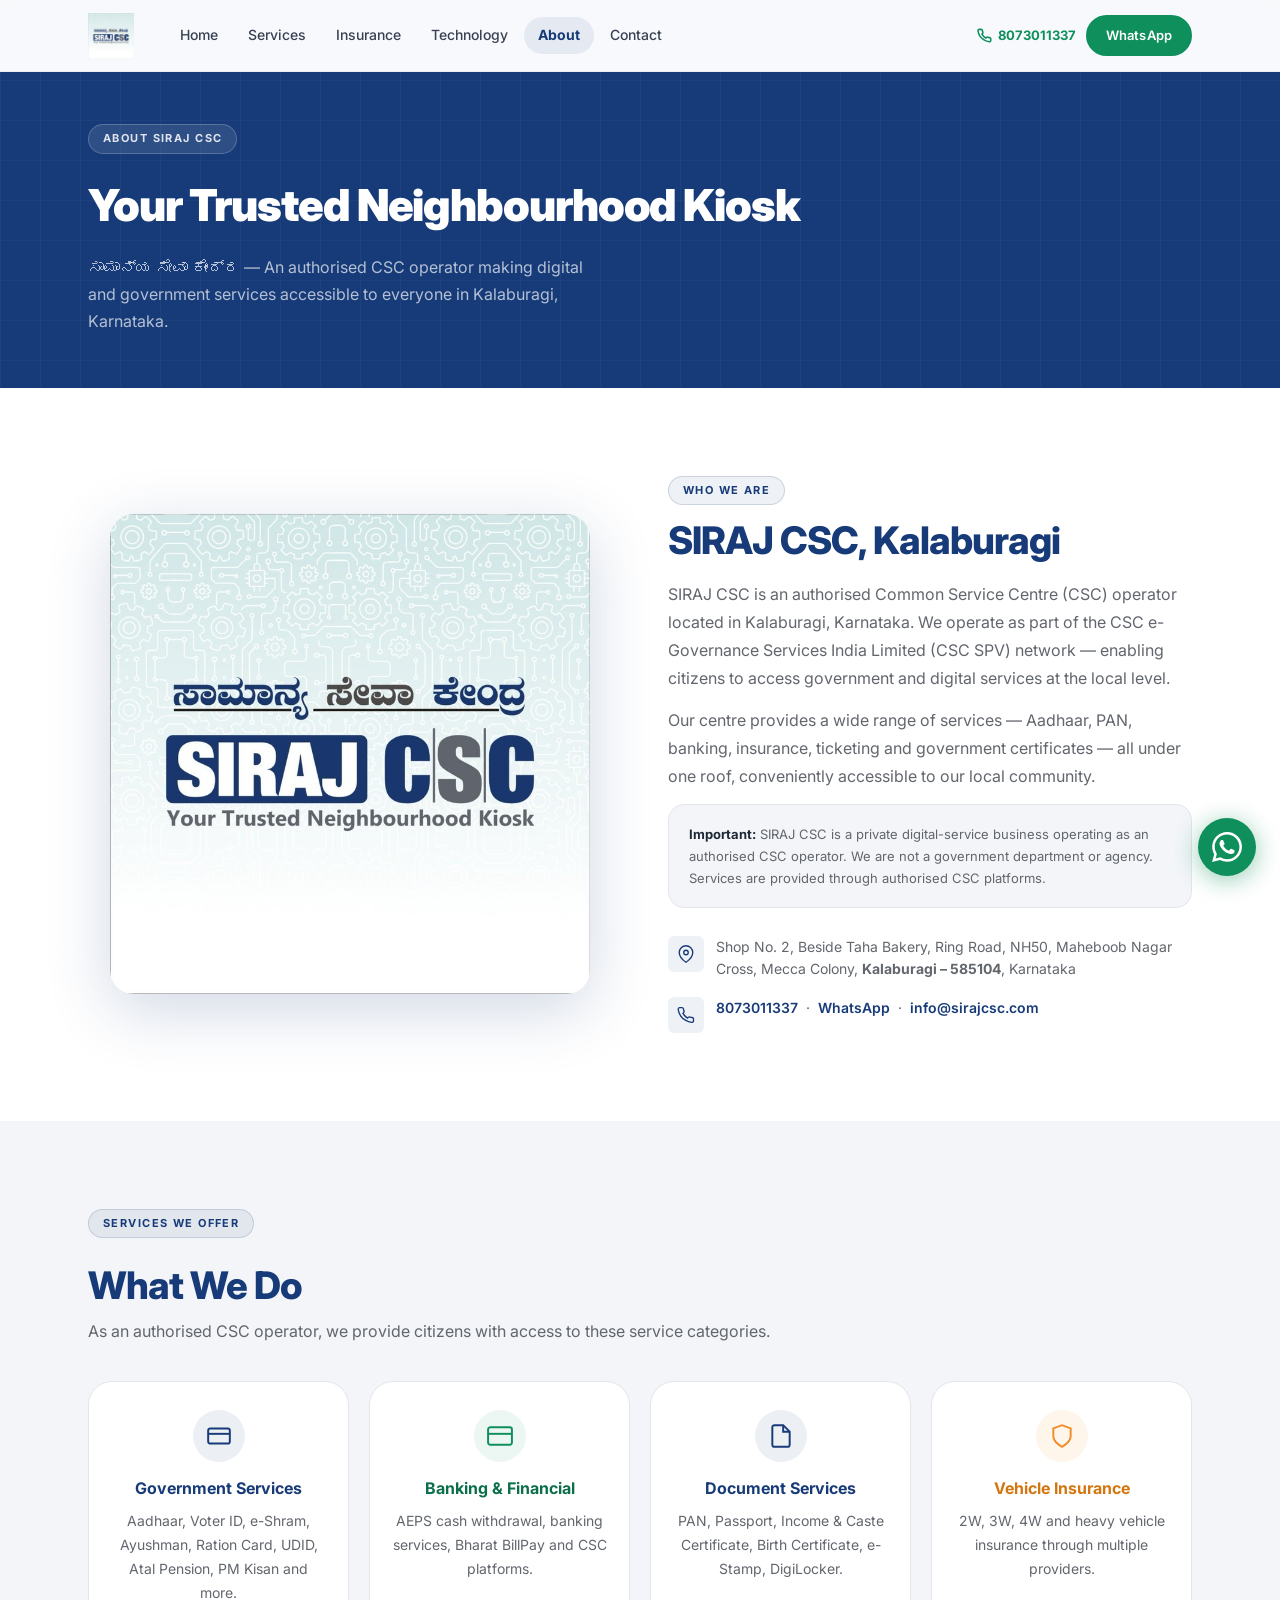
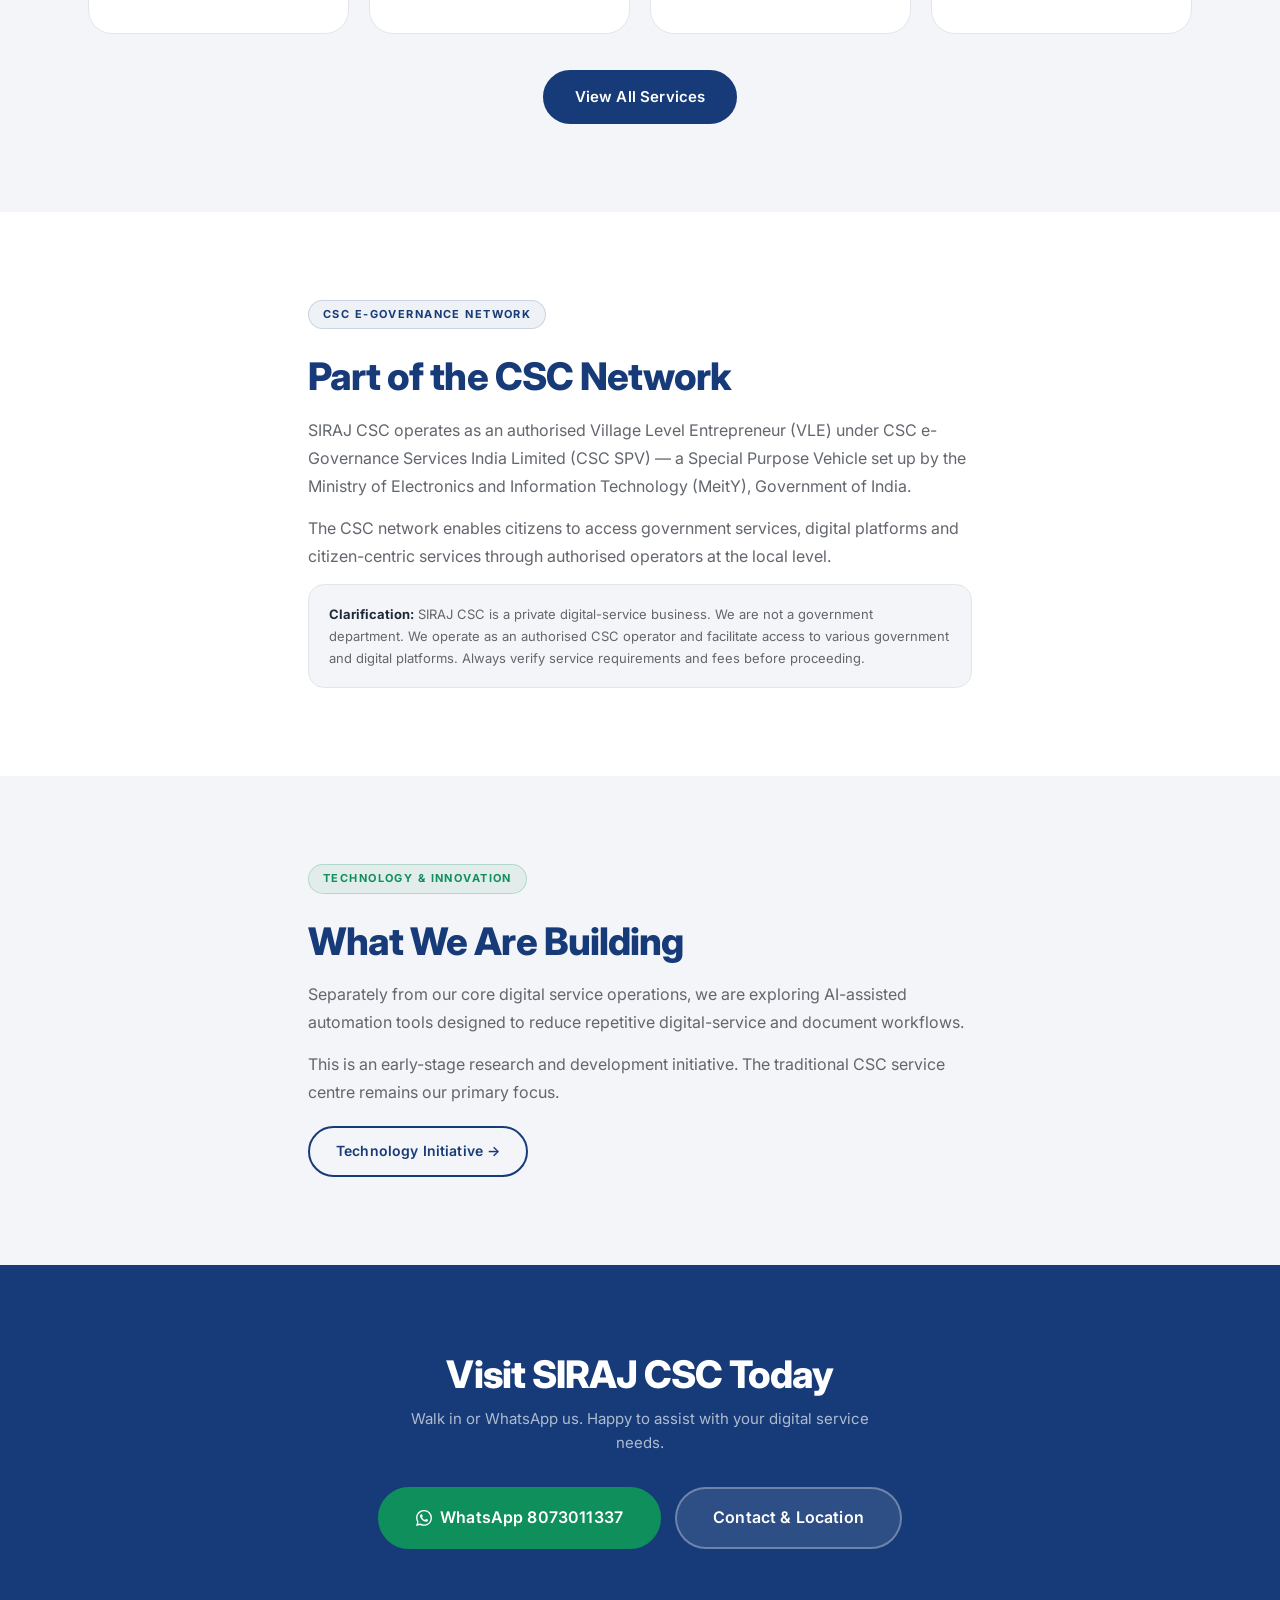
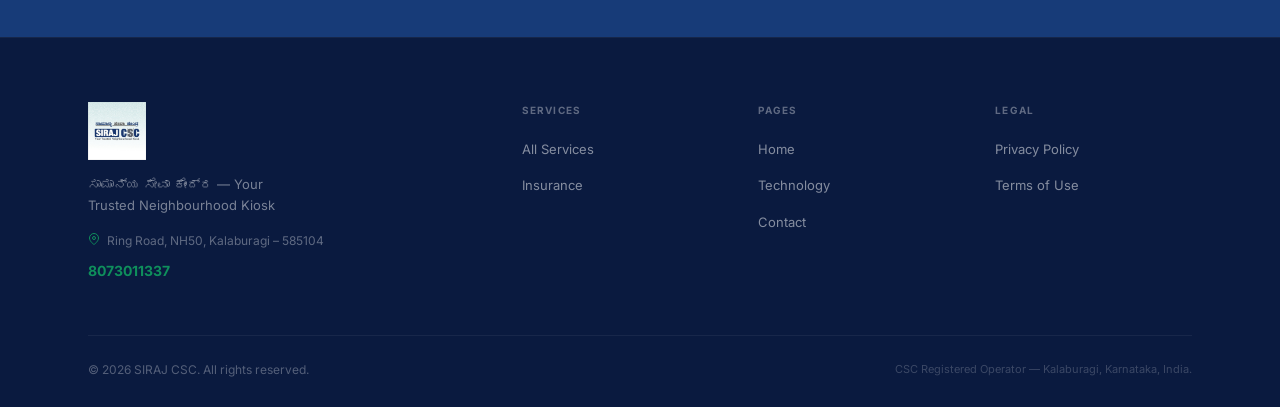
<file: about.html>
<!DOCTYPE html>
<html lang="en">
<head>
  <meta charset="UTF-8" />
  <meta name="viewport" content="width=device-width, initial-scale=1.0" />
  <title>About SIRAJ CSC — Your Trusted Neighbourhood Kiosk, Kalaburagi</title>
  <meta name="description" content="About SIRAJ CSC — an authorised CSC operator in Kalaburagi providing government, document, banking, insurance and digital services to the community." />
  <meta property="og:title" content="About — SIRAJ CSC" />
  <meta property="og:url" content="https://sirajcsc.com/about.html" />
  <link rel="canonical" href="https://sirajcsc.com/about.html" />
  <link rel="icon" type="image/svg+xml" href="assets/favicon.svg" />
  <link rel="preconnect" href="https://fonts.googleapis.com" />
  <link rel="preconnect" href="https://fonts.gstatic.com" crossorigin />
  <link href="https://fonts.googleapis.com/css2?family=Inter:wght@300;400;500;600;700;800;900&display=swap" rel="stylesheet" />
  <link rel="stylesheet" href="css/main.css" />
  <style>
    .about-meta { display: flex; flex-direction: column; gap: 16px; margin-top: 28px; }
    .about-meta-row {
      display: flex; gap: 12px; align-items: flex-start;
      font-size: 14px; color: var(--text-lt); line-height: 1.6;
    }
    .about-meta-ico {
      width: 36px; height: 36px; flex-shrink: 0;
      background: rgba(23,59,120,0.07); border-radius: var(--r-sm);
      display: flex; align-items: center; justify-content: center; color: var(--navy);
    }
    .about-meta-ico svg { width: 18px; height: 18px; }
    .about-meta-row a { color: var(--navy); font-weight: 600; }
    .about-meta-row a:hover { color: var(--green); }
    .about-disc {
      background: var(--light-grey); border: 1.5px solid var(--border);
      border-radius: var(--r-lg); padding: 18px 20px;
      font-size: 13px; color: var(--text-lt); line-height: 1.7;
    }
    .about-disc strong { color: var(--text-dk); }
  </style>
</head>
<body>

  <header class="nav" id="nav" role="banner">
    <div class="nav-inner">
      <a href="index.html" class="nav-logo" aria-label="SIRAJ CSC Home">
        <img src="assets/brand/siraj-csc-logo.jpg" alt="SIRAJ CSC" class="nav-logo-img" id="nav-logo-img"
             onerror="this.style.display='none';document.getElementById('nav-logo-fb').style.display='flex';" />
        <div class="nav-logo-fallback" id="nav-logo-fb">
          <span class="l-name">SIRAJ CSC</span><span class="l-tag">ಸಾಮಾನ್ಯ ಸೇವಾ ಕೇಂದ್ರ</span>
        </div>
      </a>
      <nav class="nav-links" id="nav-links" aria-label="Main navigation">
        <a href="index.html"      class="nav-link">Home</a>
        <a href="services.html"   class="nav-link">Services</a>
        <a href="insurance.html"  class="nav-link">Insurance</a>
        <a href="technology.html" class="nav-link">Technology</a>
        <a href="about.html"      class="nav-link active" aria-current="page">About</a>
        <a href="contact.html"    class="nav-link">Contact</a>
      </nav>
      <div class="nav-right">
        <a href="tel:8073011337" class="nav-phone"><svg width="14" height="14" viewBox="0 0 24 24" fill="none" stroke="currentColor" stroke-width="2.5"><path d="M22 16.92v3a2 2 0 0 1-2.18 2 19.79 19.79 0 0 1-8.63-3.07A19.5 19.5 0 0 1 4.69 13 19.79 19.79 0 0 1 1.61 4.4 2 2 0 0 1 3.6 2.21h3a2 2 0 0 1 2 1.72 12.84 12.84 0 0 0 .7 2.81 2 2 0 0 1-.45 2.11L7.91 9.91a16 16 0 0 0 6.18 6.18l.95-.95a2 2 0 0 1 2.11-.45 12.84 12.84 0 0 0 2.81.7A2 2 0 0 1 22 16.92z"/></svg>8073011337</a>
        <a href="https://wa.me/918073011337" class="btn btn-whatsapp btn-sm nav-cta" target="_blank" rel="noopener noreferrer">WhatsApp</a>
        <button class="nav-burger" id="nav-burger" aria-label="Open menu" aria-expanded="false" aria-controls="nav-drawer"><span></span><span></span><span></span></button>
      </div>
    </div>
  </header>
  <nav class="nav-drawer" id="nav-drawer" aria-label="Mobile navigation">
    <a href="index.html" class="nav-link">Home</a>
    <a href="services.html" class="nav-link">Services</a>
    <a href="insurance.html" class="nav-link">Insurance</a>
    <a href="technology.html" class="nav-link">Technology</a>
    <a href="about.html" class="nav-link active">About</a>
    <a href="contact.html" class="nav-link">Contact</a>
    <a href="https://wa.me/918073011337" class="btn btn-whatsapp wa-drawer-btn" target="_blank" rel="noopener noreferrer">WhatsApp 8073011337</a>
  </nav>
  <a href="https://wa.me/918073011337" class="wa-fab" aria-label="WhatsApp" target="_blank" rel="noopener noreferrer">
    <svg viewBox="0 0 24 24"><path d="M17.472 14.382c-.297-.149-1.758-.867-2.03-.967-.273-.099-.471-.148-.67.15-.197.297-.767.966-.94 1.164-.173.199-.347.223-.644.075-.297-.15-1.255-.463-2.39-1.475-.883-.788-1.48-1.761-1.653-2.059-.173-.297-.018-.458.13-.606.134-.133.298-.347.446-.52.149-.174.198-.298.298-.497.099-.198.05-.371-.025-.52-.075-.149-.669-1.612-.916-2.207-.242-.579-.487-.5-.669-.51-.173-.008-.371-.01-.57-.01-.198 0-.52.074-.792.372-.272.297-1.04 1.016-1.04 2.479 0 1.462 1.065 2.875 1.213 3.074.149.198 2.096 3.2 5.077 4.487.709.306 1.262.489 1.694.625.712.227 1.36.195 1.871.118.571-.085 1.758-.719 2.006-1.413.248-.694.248-1.289.173-1.413-.074-.124-.272-.198-.57-.347m-5.421 7.403h-.004a9.87 9.87 0 0 1-5.031-1.378l-.361-.214-3.741.982.998-3.648-.235-.374a9.86 9.86 0 0 1-1.51-5.26c.001-5.45 4.436-9.884 9.888-9.884 2.64 0 5.122 1.03 6.988 2.898a9.825 9.825 0 0 1 2.893 6.994c-.003 5.45-4.437 9.884-9.885 9.884m8.413-18.297A11.815 11.815 0 0 0 12.05 0C5.495 0 .16 5.335.157 11.892c0 2.096.547 4.142 1.588 5.945L.057 24l6.305-1.654a11.882 11.882 0 0 0 5.683 1.448h.005c6.554 0 11.89-5.335 11.893-11.893a11.821 11.821 0 0 0-3.48-8.413z"/></svg>
  </a>

  <main id="main-content">

    <section class="pg-hero" aria-labelledby="about-h1">
      <div class="container">
        <div class="t-label t-label--light" style="margin-bottom:16px;">About SIRAJ CSC</div>
        <h1 id="about-h1">Your Trusted Neighbourhood Kiosk</h1>
        <p>ಸಾಮಾನ್ಯ ಸೇವಾ ಕೇಂದ್ರ — An authorised CSC operator making digital and government services accessible to everyone in Kalaburagi, Karnataka.</p>
      </div>
    </section>

    <!-- ABOUT SPLIT SECTION -->
    <section class="section section-white" aria-labelledby="about-story-h2">
      <div class="container">
        <div class="about-split">

          <!-- Left: Logo display -->
          <div class="reveal">
            <div class="about-img-wrap">
              <img src="assets/brand/siraj-csc-logo.jpg"
                   alt="SIRAJ CSC — ಸಾಮಾನ್ಯ ಸೇವಾ ಕೇಂದ್ರ — Your Trusted Neighbourhood Kiosk"
                   onerror="this.parentElement.innerHTML='<div style=\'padding:64px;text-align:center;background:var(--light-grey)\'><div style=\'background:var(--navy);color:white;font-size:32px;font-weight:900;padding:20px 32px;border-radius:10px;letter-spacing:0.04em\'>SIRAJ CSC</div><div style=\'color:var(--grey);font-size:14px;margin-top:14px;letter-spacing:0.05em\'>ಸಾಮಾನ್ಯ ಸೇವಾ ಕೇಂದ್ರ</div></div>'" />
            </div>
          </div>

          <!-- Right: Story -->
          <div class="reveal reveal-delay-1">
            <div class="t-label" style="margin-bottom:14px;">Who We Are</div>
            <h2 class="t-h2" id="about-story-h2" style="margin-bottom:18px;">SIRAJ CSC, Kalaburagi</h2>

            <p class="t-body" style="margin-bottom:14px;">SIRAJ CSC is an authorised Common Service Centre (CSC) operator located in Kalaburagi, Karnataka. We operate as part of the CSC e-Governance Services India Limited (CSC SPV) network — enabling citizens to access government and digital services at the local level.</p>

            <p class="t-body" style="margin-bottom:14px;">Our centre provides a wide range of services — Aadhaar, PAN, banking, insurance, ticketing and government certificates — all under one roof, conveniently accessible to our local community.</p>

            <div class="about-disc" style="margin-bottom:24px;">
              <strong>Important:</strong> SIRAJ CSC is a private digital-service business operating as an authorised CSC operator. We are not a government department or agency. Services are provided through authorised CSC platforms.
            </div>

            <div class="about-meta">
              <div class="about-meta-row">
                <div class="about-meta-ico"><svg viewBox="0 0 24 24" fill="none" stroke="currentColor" stroke-width="1.8"><path d="M21 10c0 7-9 13-9 13s-9-6-9-13a9 9 0 0 1 18 0z"/><circle cx="12" cy="10" r="3"/></svg></div>
                <div>Shop No. 2, Beside Taha Bakery, Ring Road, NH50, Maheboob Nagar Cross, Mecca Colony, <strong>Kalaburagi – 585104</strong>, Karnataka</div>
              </div>
              <div class="about-meta-row">
                <div class="about-meta-ico"><svg viewBox="0 0 24 24" fill="none" stroke="currentColor" stroke-width="1.8"><path d="M22 16.92v3a2 2 0 0 1-2.18 2 19.79 19.79 0 0 1-8.63-3.07A19.5 19.5 0 0 1 4.69 13 19.79 19.79 0 0 1 1.61 4.4 2 2 0 0 1 3.6 2.21h3a2 2 0 0 1 2 1.72 12.84 12.84 0 0 0 .7 2.81 2 2 0 0 1-.45 2.11L7.91 9.91a16 16 0 0 0 6.18 6.18l.95-.95a2 2 0 0 1 2.11-.45 12.84 12.84 0 0 0 2.81.7A2 2 0 0 1 22 16.92z"/></svg></div>
                <div><a href="tel:8073011337">8073011337</a> &nbsp;·&nbsp; <a href="https://wa.me/918073011337" target="_blank" rel="noopener noreferrer">WhatsApp</a> &nbsp;·&nbsp; <a href="mailto:info@sirajcsc.com">info@sirajcsc.com</a></div>
              </div>
            </div>
          </div>
        </div>
      </div>
    </section>

    <!-- SERVICES OVERVIEW -->
    <section class="section section-light" aria-labelledby="about-svc-h2">
      <div class="container">
        <div class="t-label">Services We Offer</div>
        <h2 class="t-h2" id="about-svc-h2" style="margin-top:10px;margin-bottom:10px;">What We Do</h2>
        <p class="t-body" style="margin-bottom:36px;">As an authorised CSC operator, we provide citizens with access to these service categories.</p>
        <div class="trust-grid" style="color:inherit;">

          <div style="background:var(--white);border:1.5px solid var(--border);border-radius:var(--r-xl);padding:28px 20px;text-align:center;" class="reveal">
            <div style="width:52px;height:52px;border-radius:50%;background:rgba(23,59,120,0.08);display:flex;align-items:center;justify-content:center;margin:0 auto 14px;"><svg width="26" height="26" viewBox="0 0 24 24" fill="none" stroke="var(--navy)" stroke-width="1.8"><rect x="2" y="5" width="20" height="14" rx="2"/><line x1="2" y1="10" x2="22" y2="10"/></svg></div>
            <h3 class="t-h4" style="margin-bottom:8px;">Government Services</h3>
            <p class="t-sm">Aadhaar, Voter ID, e-Shram, Ayushman, Ration Card, UDID, Atal Pension, PM Kisan and more.</p>
          </div>

          <div style="background:var(--white);border:1.5px solid var(--border);border-radius:var(--r-xl);padding:28px 20px;text-align:center;" class="reveal reveal-delay-1">
            <div style="width:52px;height:52px;border-radius:50%;background:rgba(15,143,92,0.08);display:flex;align-items:center;justify-content:center;margin:0 auto 14px;"><svg width="26" height="26" viewBox="0 0 24 24" fill="none" stroke="var(--green)" stroke-width="1.8"><rect x="1" y="4" width="22" height="16" rx="2"/><line x1="1" y1="10" x2="23" y2="10"/></svg></div>
            <h3 class="t-h4" style="margin-bottom:8px;color:var(--green-dk);">Banking &amp; Financial</h3>
            <p class="t-sm">AEPS cash withdrawal, banking services, Bharat BillPay and CSC platforms.</p>
          </div>

          <div style="background:var(--white);border:1.5px solid var(--border);border-radius:var(--r-xl);padding:28px 20px;text-align:center;" class="reveal reveal-delay-2">
            <div style="width:52px;height:52px;border-radius:50%;background:rgba(23,59,120,0.08);display:flex;align-items:center;justify-content:center;margin:0 auto 14px;"><svg width="26" height="26" viewBox="0 0 24 24" fill="none" stroke="var(--navy)" stroke-width="1.8"><path d="M14 2H6a2 2 0 0 0-2 2v16a2 2 0 0 0 2 2h12a2 2 0 0 0 2-2V8z"/><polyline points="14 2 14 8 20 8"/></svg></div>
            <h3 class="t-h4" style="margin-bottom:8px;">Document Services</h3>
            <p class="t-sm">PAN, Passport, Income &amp; Caste Certificate, Birth Certificate, e-Stamp, DigiLocker.</p>
          </div>

          <div style="background:var(--white);border:1.5px solid var(--border);border-radius:var(--r-xl);padding:28px 20px;text-align:center;" class="reveal reveal-delay-3">
            <div style="width:52px;height:52px;border-radius:50%;background:rgba(242,140,40,0.09);display:flex;align-items:center;justify-content:center;margin:0 auto 14px;"><svg width="26" height="26" viewBox="0 0 24 24" fill="none" stroke="var(--orange)" stroke-width="1.8"><path d="M12 22s8-4 8-10V5l-8-3-8 3v7c0 6 8 10 8 10z"/></svg></div>
            <h3 class="t-h4" style="margin-bottom:8px;color:var(--orange-dk);">Vehicle Insurance</h3>
            <p class="t-sm">2W, 3W, 4W and heavy vehicle insurance through multiple providers.</p>
          </div>

        </div>
        <div style="text-align:center;margin-top:36px;">
          <a href="services.html" class="btn btn-primary btn-lg" id="about-svc-btn">View All Services</a>
        </div>
      </div>
    </section>

    <!-- CSC NETWORK -->
    <section class="section section-white" aria-labelledby="csc-h2">
      <div class="container" style="max-width:760px;">
        <div class="t-label">CSC e-Governance Network</div>
        <h2 class="t-h2" id="csc-h2" style="margin-top:10px;margin-bottom:18px;">Part of the CSC Network</h2>
        <p class="t-body" style="margin-bottom:14px;">SIRAJ CSC operates as an authorised Village Level Entrepreneur (VLE) under CSC e-Governance Services India Limited (CSC SPV) — a Special Purpose Vehicle set up by the Ministry of Electronics and Information Technology (MeitY), Government of India.</p>
        <p class="t-body" style="margin-bottom:14px;">The CSC network enables citizens to access government services, digital platforms and citizen-centric services through authorised operators at the local level.</p>
        <div class="about-disc">
          <strong>Clarification:</strong> SIRAJ CSC is a private digital-service business. We are not a government department. We operate as an authorised CSC operator and facilitate access to various government and digital platforms. Always verify service requirements and fees before proceeding.
        </div>
      </div>
    </section>

    <!-- TECHNOLOGY NOTE -->
    <section class="section section-light" aria-labelledby="tech-h2">
      <div class="container" style="max-width:760px;">
        <div class="t-label t-label--green">Technology &amp; Innovation</div>
        <h2 class="t-h2" id="tech-h2" style="margin-top:10px;margin-bottom:18px;">What We Are Building</h2>
        <p class="t-body" style="margin-bottom:14px;">Separately from our core digital service operations, we are exploring AI-assisted automation tools designed to reduce repetitive digital-service and document workflows.</p>
        <p class="t-body" style="margin-bottom:20px;">This is an early-stage research and development initiative. The traditional CSC service centre remains our primary focus.</p>
        <a href="technology.html" class="btn btn-secondary" id="about-tech-btn">Technology Initiative →</a>
      </div>
    </section>

    <!-- CTA -->
    <section class="section section-navy" aria-label="Contact CTA">
      <div class="container" style="text-align:center;">
        <h2 class="t-h2 text-white" style="margin-bottom:12px;">Visit SIRAJ CSC Today</h2>
        <p style="color:rgba(255,255,255,0.65);margin-bottom:32px;max-width:480px;margin-left:auto;margin-right:auto;font-size:15px;">Walk in or WhatsApp us. Happy to assist with your digital service needs.</p>
        <div style="display:flex;gap:14px;justify-content:center;flex-wrap:wrap;">
          <a href="https://wa.me/918073011337" class="btn btn-whatsapp btn-xl" target="_blank" rel="noopener noreferrer" id="about-wa-btn">
            <svg width="20" height="20" viewBox="0 0 24 24" fill="currentColor"><path d="M17.472 14.382c-.297-.149-1.758-.867-2.03-.967-.273-.099-.471-.148-.67.15-.197.297-.767.966-.94 1.164-.173.199-.347.223-.644.075-.297-.15-1.255-.463-2.39-1.475-.883-.788-1.48-1.761-1.653-2.059-.173-.297-.018-.458.13-.606.134-.133.298-.347.446-.52.149-.174.198-.298.298-.497.099-.198.05-.371-.025-.52-.075-.149-.669-1.612-.916-2.207-.242-.579-.487-.5-.669-.51-.173-.008-.371-.01-.57-.01-.198 0-.52.074-.792.372-.272.297-1.04 1.016-1.04 2.479 0 1.462 1.065 2.875 1.213 3.074.149.198 2.096 3.2 5.077 4.487.709.306 1.262.489 1.694.625.712.227 1.36.195 1.871.118.571-.085 1.758-.719 2.006-1.413.248-.694.248-1.289.173-1.413-.074-.124-.272-.198-.57-.347m-5.421 7.403h-.004a9.87 9.87 0 0 1-5.031-1.378l-.361-.214-3.741.982.998-3.648-.235-.374a9.86 9.86 0 0 1-1.51-5.26c.001-5.45 4.436-9.884 9.888-9.884 2.64 0 5.122 1.03 6.988 2.898a9.825 9.825 0 0 1 2.893 6.994c-.003 5.45-4.437 9.884-9.885 9.884m8.413-18.297A11.815 11.815 0 0 0 12.05 0C5.495 0 .16 5.335.157 11.892c0 2.096.547 4.142 1.588 5.945L.057 24l6.305-1.654a11.882 11.882 0 0 0 5.683 1.448h.005c6.554 0 11.89-5.335 11.893-11.893a11.821 11.821 0 0 0-3.48-8.413z"/></svg>
            WhatsApp 8073011337
          </a>
          <a href="contact.html" class="btn btn-ghost btn-xl" id="about-contact-btn">Contact &amp; Location</a>
        </div>
      </div>
    </section>

  </main>

  <footer class="footer" role="contentinfo">
    <div class="container">
      <div class="footer-main">
        <div>
          <img src="assets/brand/siraj-csc-logo.jpg" alt="SIRAJ CSC" class="footer-logo-img" onerror="this.style.display='none';" />
          <p class="footer-tagline">ಸಾಮಾನ್ಯ ಸೇವಾ ಕೇಂದ್ರ — Your Trusted Neighbourhood Kiosk</p>
          <div class="footer-addr"><svg width="12" height="12" viewBox="0 0 24 24" fill="none" stroke="currentColor" stroke-width="2"><path d="M21 10c0 7-9 13-9 13s-9-6-9-13a9 9 0 0 1 18 0z"/><circle cx="12" cy="10" r="3"/></svg>Ring Road, NH50, Kalaburagi – 585104</div>
          <div class="footer-tel"><a href="tel:8073011337">8073011337</a></div>
        </div>
        <div>
          <h4 class="footer-col-title">Services</h4>
          <ul class="footer-links">
            <li><a href="services.html"  class="footer-link">All Services</a></li>
            <li><a href="insurance.html" class="footer-link">Insurance</a></li>
          </ul>
        </div>
        <div>
          <h4 class="footer-col-title">Pages</h4>
          <ul class="footer-links">
            <li><a href="index.html"      class="footer-link">Home</a></li>
            <li><a href="technology.html" class="footer-link">Technology</a></li>
            <li><a href="contact.html"    class="footer-link">Contact</a></li>
          </ul>
        </div>
        <div>
          <h4 class="footer-col-title">Legal</h4>
          <ul class="footer-links">
            <li><a href="privacy.html" class="footer-link">Privacy Policy</a></li>
            <li><a href="terms.html"   class="footer-link">Terms of Use</a></li>
          </ul>
        </div>
      </div>
      <div class="footer-bottom">
        <p class="footer-copy">&copy; 2026 SIRAJ CSC. All rights reserved.</p>
        <p class="footer-notice">CSC Registered Operator — Kalaburagi, Karnataka, India.</p>
      </div>
    </div>
  </footer>

  <script src="js/main.js"></script>
</body>
</html>
</file>
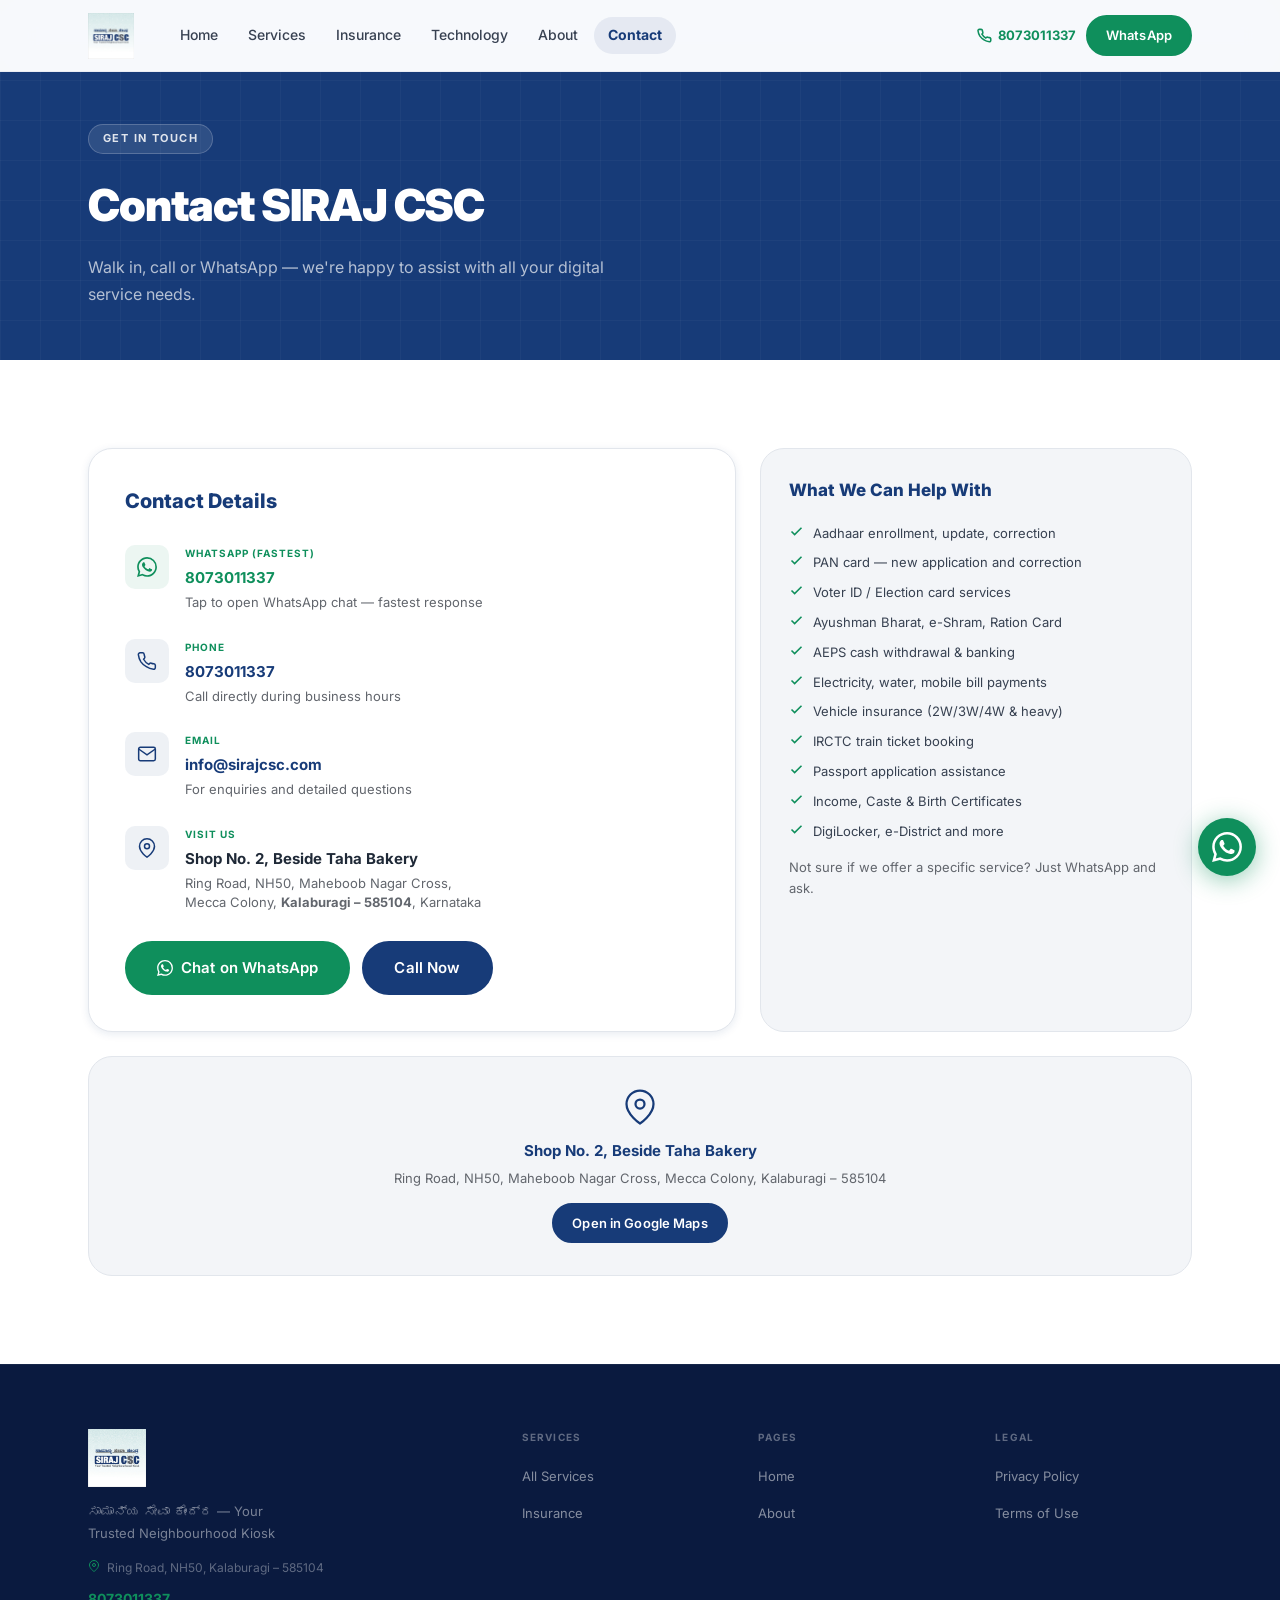
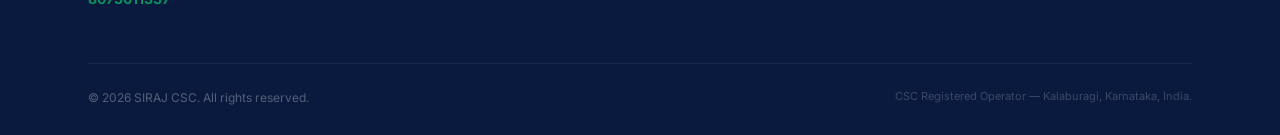
<file: contact.html>
<!DOCTYPE html>
<html lang="en">
<head>
  <meta charset="UTF-8" />
  <meta name="viewport" content="width=device-width, initial-scale=1.0" />
  <title>Contact SIRAJ CSC — Kalaburagi | WhatsApp 8073011337</title>
  <meta name="description" content="Contact SIRAJ CSC — Shop No. 2, Ring Road, Kalaburagi 585104. WhatsApp 8073011337. Walk-in for government, document, banking, insurance and digital services." />
  <meta property="og:title" content="Contact — SIRAJ CSC" />
  <meta property="og:url" content="https://sirajcsc.com/contact.html" />
  <link rel="canonical" href="https://sirajcsc.com/contact.html" />
  <link rel="icon" type="image/svg+xml" href="assets/favicon.svg" />
  <link rel="preconnect" href="https://fonts.googleapis.com" />
  <link rel="preconnect" href="https://fonts.gstatic.com" crossorigin />
  <link href="https://fonts.googleapis.com/css2?family=Inter:wght@300;400;500;600;700;800;900&display=swap" rel="stylesheet" />
  <link rel="stylesheet" href="css/main.css" />
</head>
<body>

  <header class="nav" id="nav" role="banner">
    <div class="nav-inner">
      <a href="index.html" class="nav-logo" aria-label="SIRAJ CSC Home">
        <img src="assets/brand/siraj-csc-logo.jpg" alt="SIRAJ CSC" class="nav-logo-img" id="nav-logo-img"
             onerror="this.style.display='none';document.getElementById('nav-logo-fb').style.display='flex';" />
        <div class="nav-logo-fallback" id="nav-logo-fb">
          <span class="l-name">SIRAJ CSC</span><span class="l-tag">ಸಾಮಾನ್ಯ ಸೇವಾ ಕೇಂದ್ರ</span>
        </div>
      </a>
      <nav class="nav-links" id="nav-links" aria-label="Main navigation">
        <a href="index.html"      class="nav-link">Home</a>
        <a href="services.html"   class="nav-link">Services</a>
        <a href="insurance.html"  class="nav-link">Insurance</a>
        <a href="technology.html" class="nav-link">Technology</a>
        <a href="about.html"      class="nav-link">About</a>
        <a href="contact.html"    class="nav-link active" aria-current="page">Contact</a>
      </nav>
      <div class="nav-right">
        <a href="tel:8073011337" class="nav-phone"><svg width="14" height="14" viewBox="0 0 24 24" fill="none" stroke="currentColor" stroke-width="2.5"><path d="M22 16.92v3a2 2 0 0 1-2.18 2 19.79 19.79 0 0 1-8.63-3.07A19.5 19.5 0 0 1 4.69 13 19.79 19.79 0 0 1 1.61 4.4 2 2 0 0 1 3.6 2.21h3a2 2 0 0 1 2 1.72 12.84 12.84 0 0 0 .7 2.81 2 2 0 0 1-.45 2.11L7.91 9.91a16 16 0 0 0 6.18 6.18l.95-.95a2 2 0 0 1 2.11-.45 12.84 12.84 0 0 0 2.81.7A2 2 0 0 1 22 16.92z"/></svg>8073011337</a>
        <a href="https://wa.me/918073011337" class="btn btn-whatsapp btn-sm nav-cta" target="_blank" rel="noopener noreferrer">WhatsApp</a>
        <button class="nav-burger" id="nav-burger" aria-label="Open menu" aria-expanded="false" aria-controls="nav-drawer"><span></span><span></span><span></span></button>
      </div>
    </div>
  </header>
  <nav class="nav-drawer" id="nav-drawer" aria-label="Mobile navigation">
    <a href="index.html" class="nav-link">Home</a>
    <a href="services.html" class="nav-link">Services</a>
    <a href="insurance.html" class="nav-link">Insurance</a>
    <a href="technology.html" class="nav-link">Technology</a>
    <a href="about.html" class="nav-link">About</a>
    <a href="contact.html" class="nav-link active">Contact</a>
    <a href="https://wa.me/918073011337" class="btn btn-whatsapp wa-drawer-btn" target="_blank" rel="noopener noreferrer">WhatsApp 8073011337</a>
  </nav>
  <a href="https://wa.me/918073011337" class="wa-fab" aria-label="WhatsApp" target="_blank" rel="noopener noreferrer">
    <svg viewBox="0 0 24 24"><path d="M17.472 14.382c-.297-.149-1.758-.867-2.03-.967-.273-.099-.471-.148-.67.15-.197.297-.767.966-.94 1.164-.173.199-.347.223-.644.075-.297-.15-1.255-.463-2.39-1.475-.883-.788-1.48-1.761-1.653-2.059-.173-.297-.018-.458.13-.606.134-.133.298-.347.446-.52.149-.174.198-.298.298-.497.099-.198.05-.371-.025-.52-.075-.149-.669-1.612-.916-2.207-.242-.579-.487-.5-.669-.51-.173-.008-.371-.01-.57-.01-.198 0-.52.074-.792.372-.272.297-1.04 1.016-1.04 2.479 0 1.462 1.065 2.875 1.213 3.074.149.198 2.096 3.2 5.077 4.487.709.306 1.262.489 1.694.625.712.227 1.36.195 1.871.118.571-.085 1.758-.719 2.006-1.413.248-.694.248-1.289.173-1.413-.074-.124-.272-.198-.57-.347m-5.421 7.403h-.004a9.87 9.87 0 0 1-5.031-1.378l-.361-.214-3.741.982.998-3.648-.235-.374a9.86 9.86 0 0 1-1.51-5.26c.001-5.45 4.436-9.884 9.888-9.884 2.64 0 5.122 1.03 6.988 2.898a9.825 9.825 0 0 1 2.893 6.994c-.003 5.45-4.437 9.884-9.885 9.884m8.413-18.297A11.815 11.815 0 0 0 12.05 0C5.495 0 .16 5.335.157 11.892c0 2.096.547 4.142 1.588 5.945L.057 24l6.305-1.654a11.882 11.882 0 0 0 5.683 1.448h.005c6.554 0 11.89-5.335 11.893-11.893a11.821 11.821 0 0 0-3.48-8.413z"/></svg>
  </a>

  <main id="main-content">

    <section class="pg-hero" aria-labelledby="contact-h1">
      <div class="container">
        <div class="t-label t-label--light" style="margin-bottom:16px;">Get in Touch</div>
        <h1 id="contact-h1">Contact SIRAJ CSC</h1>
        <p>Walk in, call or WhatsApp — we're happy to assist with all your digital service needs.</p>
      </div>
    </section>

    <section class="section section-white" aria-label="Contact details">
      <div class="container">
        <div class="contact-layout">

          <!-- Contact Details Box -->
          <div class="contact-box reveal">
            <h2>Contact Details</h2>

            <div class="c-row" id="contact-whatsapp">
              <div class="c-ico" style="background:rgba(15,143,92,0.08);color:var(--green);">
                <svg viewBox="0 0 24 24" fill="currentColor"><path d="M17.472 14.382c-.297-.149-1.758-.867-2.03-.967-.273-.099-.471-.148-.67.15-.197.297-.767.966-.94 1.164-.173.199-.347.223-.644.075-.297-.15-1.255-.463-2.39-1.475-.883-.788-1.48-1.761-1.653-2.059-.173-.297-.018-.458.13-.606.134-.133.298-.347.446-.52.149-.174.198-.298.298-.497.099-.198.05-.371-.025-.52-.075-.149-.669-1.612-.916-2.207-.242-.579-.487-.5-.669-.51-.173-.008-.371-.01-.57-.01-.198 0-.52.074-.792.372-.272.297-1.04 1.016-1.04 2.479 0 1.462 1.065 2.875 1.213 3.074.149.198 2.096 3.2 5.077 4.487.709.306 1.262.489 1.694.625.712.227 1.36.195 1.871.118.571-.085 1.758-.719 2.006-1.413.248-.694.248-1.289.173-1.413-.074-.124-.272-.198-.57-.347m-5.421 7.403h-.004a9.87 9.87 0 0 1-5.031-1.378l-.361-.214-3.741.982.998-3.648-.235-.374a9.86 9.86 0 0 1-1.51-5.26c.001-5.45 4.436-9.884 9.888-9.884 2.64 0 5.122 1.03 6.988 2.898a9.825 9.825 0 0 1 2.893 6.994c-.003 5.45-4.437 9.884-9.885 9.884m8.413-18.297A11.815 11.815 0 0 0 12.05 0C5.495 0 .16 5.335.157 11.892c0 2.096.547 4.142 1.588 5.945L.057 24l6.305-1.654a11.882 11.882 0 0 0 5.683 1.448h.005c6.554 0 11.89-5.335 11.893-11.893a11.821 11.821 0 0 0-3.48-8.413z"/></svg>
              </div>
              <div>
                <div class="c-lbl">WhatsApp (Fastest)</div>
                <div class="c-val"><a href="https://wa.me/918073011337" target="_blank" rel="noopener noreferrer" style="color:var(--green);">8073011337</a></div>
                <div class="c-sub">Tap to open WhatsApp chat — fastest response</div>
              </div>
            </div>

            <div class="c-row" id="contact-phone">
              <div class="c-ico"><svg viewBox="0 0 24 24" fill="none" stroke="currentColor" stroke-width="1.8"><path d="M22 16.92v3a2 2 0 0 1-2.18 2 19.79 19.79 0 0 1-8.63-3.07A19.5 19.5 0 0 1 4.69 13 19.79 19.79 0 0 1 1.61 4.4 2 2 0 0 1 3.6 2.21h3a2 2 0 0 1 2 1.72 12.84 12.84 0 0 0 .7 2.81 2 2 0 0 1-.45 2.11L7.91 9.91a16 16 0 0 0 6.18 6.18l.95-.95a2 2 0 0 1 2.11-.45 12.84 12.84 0 0 0 2.81.7A2 2 0 0 1 22 16.92z"/></svg></div>
              <div>
                <div class="c-lbl">Phone</div>
                <div class="c-val"><a href="tel:8073011337">8073011337</a></div>
                <div class="c-sub">Call directly during business hours</div>
              </div>
            </div>

            <div class="c-row" id="contact-email">
              <div class="c-ico"><svg viewBox="0 0 24 24" fill="none" stroke="currentColor" stroke-width="1.8"><path d="M4 4h16c1.1 0 2 .9 2 2v12c0 1.1-.9 2-2 2H4c-1.1 0-2-.9-2-2V6c0-1.1.9-2 2-2z"/><polyline points="22,6 12,13 2,6"/></svg></div>
              <div>
                <div class="c-lbl">Email</div>
                <div class="c-val"><a href="mailto:info@sirajcsc.com">info@sirajcsc.com</a></div>
                <div class="c-sub">For enquiries and detailed questions</div>
              </div>
            </div>

            <div class="c-row" id="contact-address">
              <div class="c-ico"><svg viewBox="0 0 24 24" fill="none" stroke="currentColor" stroke-width="1.8"><path d="M21 10c0 7-9 13-9 13s-9-6-9-13a9 9 0 0 1 18 0z"/><circle cx="12" cy="10" r="3"/></svg></div>
              <div>
                <div class="c-lbl">Visit Us</div>
                <div class="c-val">Shop No. 2, Beside Taha Bakery</div>
                <div class="c-sub">Ring Road, NH50, Maheboob Nagar Cross,<br/>Mecca Colony, <strong>Kalaburagi – 585104</strong>, Karnataka</div>
              </div>
            </div>

            <div style="display:flex;gap:12px;flex-wrap:wrap;margin-top:28px;">
              <a href="https://wa.me/918073011337" class="btn btn-whatsapp btn-lg" target="_blank" rel="noopener noreferrer" id="contact-wa-btn">
                <svg width="17" height="17" viewBox="0 0 24 24" fill="currentColor"><path d="M17.472 14.382c-.297-.149-1.758-.867-2.03-.967-.273-.099-.471-.148-.67.15-.197.297-.767.966-.94 1.164-.173.199-.347.223-.644.075-.297-.15-1.255-.463-2.39-1.475-.883-.788-1.48-1.761-1.653-2.059-.173-.297-.018-.458.13-.606.134-.133.298-.347.446-.52.149-.174.198-.298.298-.497.099-.198.05-.371-.025-.52-.075-.149-.669-1.612-.916-2.207-.242-.579-.487-.5-.669-.51-.173-.008-.371-.01-.57-.01-.198 0-.52.074-.792.372-.272.297-1.04 1.016-1.04 2.479 0 1.462 1.065 2.875 1.213 3.074.149.198 2.096 3.2 5.077 4.487.709.306 1.262.489 1.694.625.712.227 1.36.195 1.871.118.571-.085 1.758-.719 2.006-1.413.248-.694.248-1.289.173-1.413-.074-.124-.272-.198-.57-.347m-5.421 7.403h-.004a9.87 9.87 0 0 1-5.031-1.378l-.361-.214-3.741.982.998-3.648-.235-.374a9.86 9.86 0 0 1-1.51-5.26c.001-5.45 4.436-9.884 9.888-9.884 2.64 0 5.122 1.03 6.988 2.898a9.825 9.825 0 0 1 2.893 6.994c-.003 5.45-4.437 9.884-9.885 9.884m8.413-18.297A11.815 11.815 0 0 0 12.05 0C5.495 0 .16 5.335.157 11.892c0 2.096.547 4.142 1.588 5.945L.057 24l6.305-1.654a11.882 11.882 0 0 0 5.683 1.448h.005c6.554 0 11.89-5.335 11.893-11.893a11.821 11.821 0 0 0-3.48-8.413z"/></svg>
                Chat on WhatsApp
              </a>
              <a href="tel:8073011337" class="btn btn-primary btn-lg" id="contact-call-btn">Call Now</a>
            </div>
          </div>

          <!-- Services We Help With -->
          <div class="services-check-box reveal reveal-delay-1" style="background:var(--light-grey);border:1.5px solid var(--border);border-radius:var(--r-xl);padding:28px;">
            <h3 style="font-size:17px;font-weight:800;color:var(--navy);margin-bottom:18px;">What We Can Help With</h3>
            <ul class="check-list">
              <li><svg width="15" height="15" viewBox="0 0 24 24" fill="none" stroke="currentColor" stroke-width="2.5"><polyline points="20 6 9 17 4 12"/></svg>Aadhaar enrollment, update, correction</li>
              <li><svg width="15" height="15" viewBox="0 0 24 24" fill="none" stroke="currentColor" stroke-width="2.5"><polyline points="20 6 9 17 4 12"/></svg>PAN card — new application and correction</li>
              <li><svg width="15" height="15" viewBox="0 0 24 24" fill="none" stroke="currentColor" stroke-width="2.5"><polyline points="20 6 9 17 4 12"/></svg>Voter ID / Election card services</li>
              <li><svg width="15" height="15" viewBox="0 0 24 24" fill="none" stroke="currentColor" stroke-width="2.5"><polyline points="20 6 9 17 4 12"/></svg>Ayushman Bharat, e-Shram, Ration Card</li>
              <li><svg width="15" height="15" viewBox="0 0 24 24" fill="none" stroke="currentColor" stroke-width="2.5"><polyline points="20 6 9 17 4 12"/></svg>AEPS cash withdrawal &amp; banking</li>
              <li><svg width="15" height="15" viewBox="0 0 24 24" fill="none" stroke="currentColor" stroke-width="2.5"><polyline points="20 6 9 17 4 12"/></svg>Electricity, water, mobile bill payments</li>
              <li><svg width="15" height="15" viewBox="0 0 24 24" fill="none" stroke="currentColor" stroke-width="2.5"><polyline points="20 6 9 17 4 12"/></svg>Vehicle insurance (2W/3W/4W &amp; heavy)</li>
              <li><svg width="15" height="15" viewBox="0 0 24 24" fill="none" stroke="currentColor" stroke-width="2.5"><polyline points="20 6 9 17 4 12"/></svg>IRCTC train ticket booking</li>
              <li><svg width="15" height="15" viewBox="0 0 24 24" fill="none" stroke="currentColor" stroke-width="2.5"><polyline points="20 6 9 17 4 12"/></svg>Passport application assistance</li>
              <li><svg width="15" height="15" viewBox="0 0 24 24" fill="none" stroke="currentColor" stroke-width="2.5"><polyline points="20 6 9 17 4 12"/></svg>Income, Caste &amp; Birth Certificates</li>
              <li><svg width="15" height="15" viewBox="0 0 24 24" fill="none" stroke="currentColor" stroke-width="2.5"><polyline points="20 6 9 17 4 12"/></svg>DigiLocker, e-District and more</li>
            </ul>
            <p style="font-size:13px;color:var(--text-lt);margin-top:16px;">Not sure if we offer a specific service? Just WhatsApp and ask.</p>
          </div>

        </div>

        <!-- Map placeholder -->
        <div style="margin-top:24px;background:var(--light-grey);border:1.5px solid var(--border);border-radius:var(--r-xl);min-height:200px;display:flex;align-items:center;justify-content:center;flex-direction:column;gap:14px;padding:32px;text-align:center;">
          <svg width="36" height="36" viewBox="0 0 24 24" fill="none" stroke="var(--navy)" stroke-width="1.5"><path d="M21 10c0 7-9 13-9 13s-9-6-9-13a9 9 0 0 1 18 0z"/><circle cx="12" cy="10" r="3"/></svg>
          <div>
            <div style="font-size:15px;font-weight:700;color:var(--navy);margin-bottom:5px;">Shop No. 2, Beside Taha Bakery</div>
            <div style="font-size:13px;color:var(--text-lt);">Ring Road, NH50, Maheboob Nagar Cross, Mecca Colony, Kalaburagi – 585104</div>
          </div>
          <a href="https://maps.google.com/?q=Ring+Road+NH50+Mecca+Colony+Kalaburagi+585104+Karnataka" target="_blank" rel="noopener noreferrer" class="btn btn-primary btn-sm" id="contact-maps-btn">Open in Google Maps</a>
        </div>
      </div>
    </section>

  </main>

  <footer class="footer" role="contentinfo">
    <div class="container">
      <div class="footer-main">
        <div>
          <img src="assets/brand/siraj-csc-logo.jpg" alt="SIRAJ CSC" class="footer-logo-img" onerror="this.style.display='none';" />
          <p class="footer-tagline">ಸಾಮಾನ್ಯ ಸೇವಾ ಕೇಂದ್ರ — Your Trusted Neighbourhood Kiosk</p>
          <div class="footer-addr"><svg width="12" height="12" viewBox="0 0 24 24" fill="none" stroke="currentColor" stroke-width="2"><path d="M21 10c0 7-9 13-9 13s-9-6-9-13a9 9 0 0 1 18 0z"/><circle cx="12" cy="10" r="3"/></svg>Ring Road, NH50, Kalaburagi – 585104</div>
          <div class="footer-tel"><a href="tel:8073011337">8073011337</a></div>
        </div>
        <div><h4 class="footer-col-title">Services</h4><ul class="footer-links"><li><a href="services.html" class="footer-link">All Services</a></li><li><a href="insurance.html" class="footer-link">Insurance</a></li></ul></div>
        <div><h4 class="footer-col-title">Pages</h4><ul class="footer-links"><li><a href="index.html" class="footer-link">Home</a></li><li><a href="about.html" class="footer-link">About</a></li></ul></div>
        <div><h4 class="footer-col-title">Legal</h4><ul class="footer-links"><li><a href="privacy.html" class="footer-link">Privacy Policy</a></li><li><a href="terms.html" class="footer-link">Terms of Use</a></li></ul></div>
      </div>
      <div class="footer-bottom">
        <p class="footer-copy">&copy; 2026 SIRAJ CSC. All rights reserved.</p>
        <p class="footer-notice">CSC Registered Operator — Kalaburagi, Karnataka, India.</p>
      </div>
    </div>
  </footer>

  <script src="js/main.js"></script>
</body>
</html>
</file>
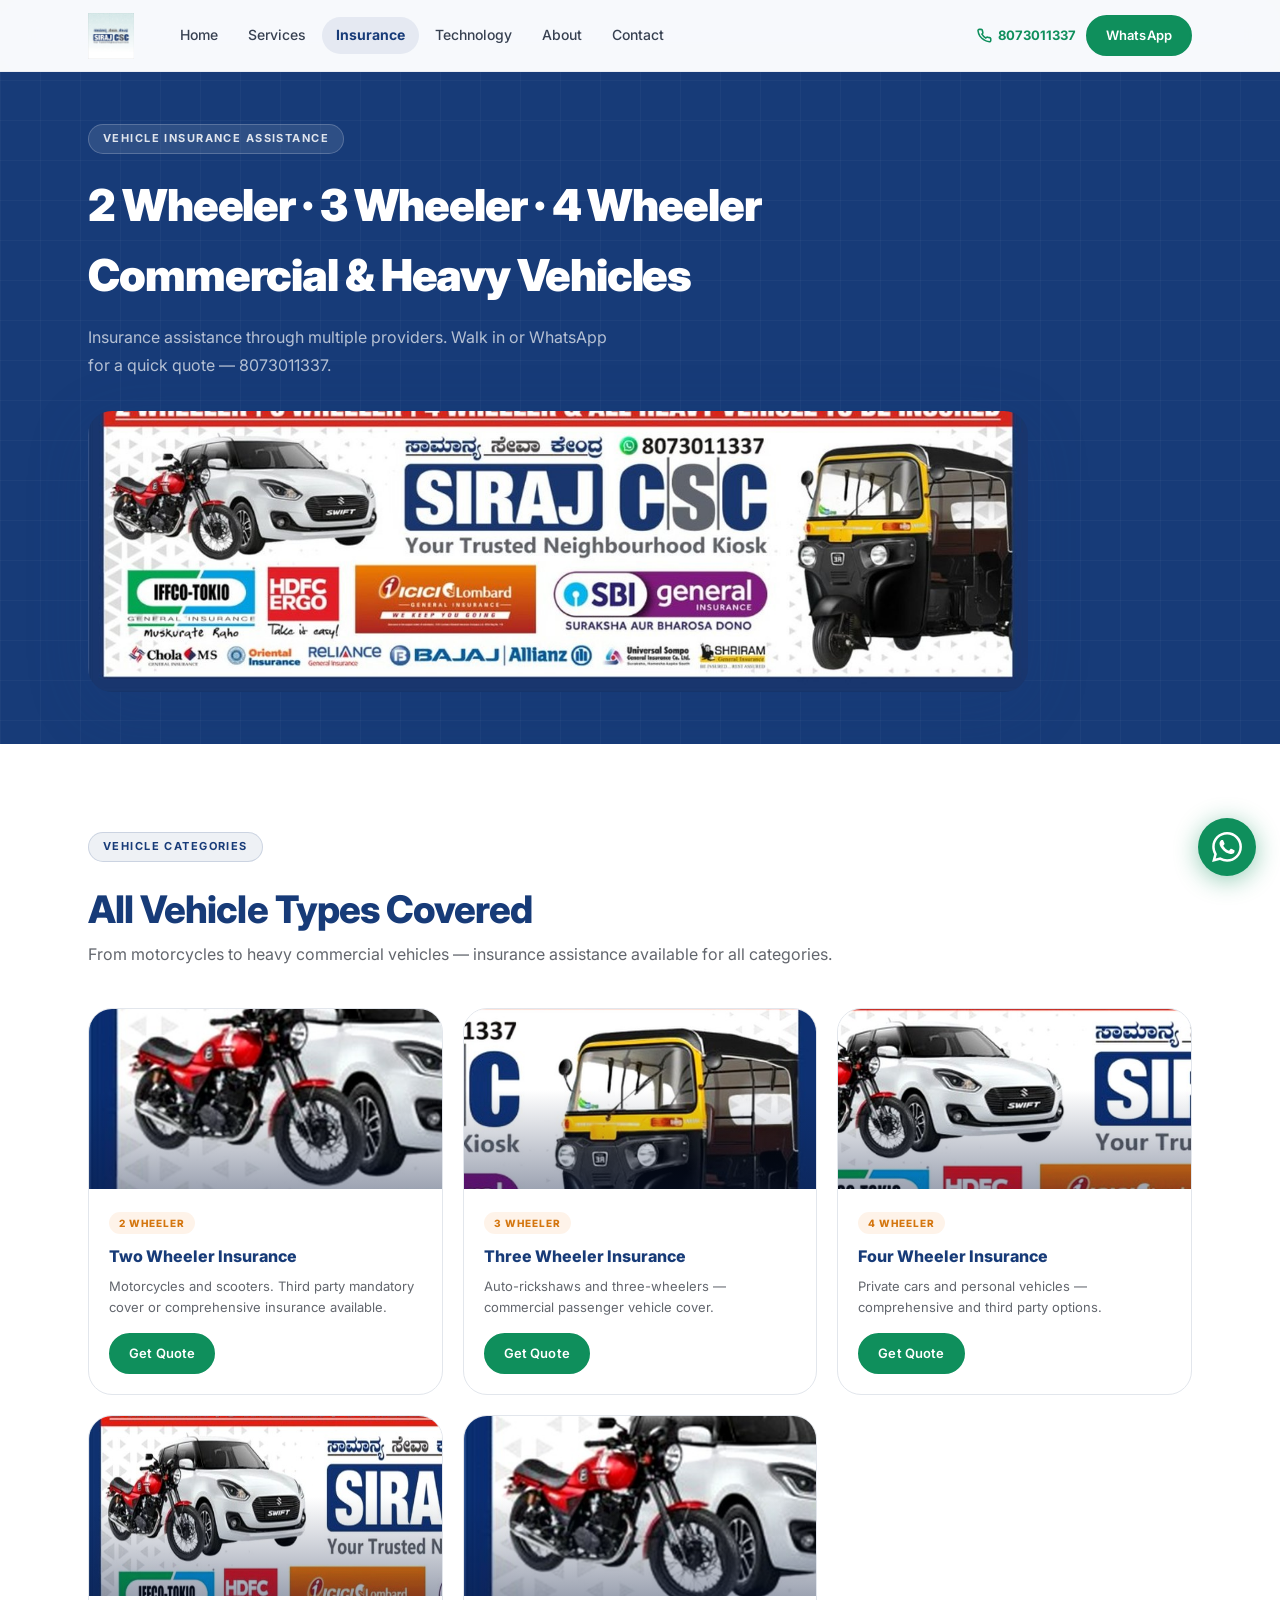
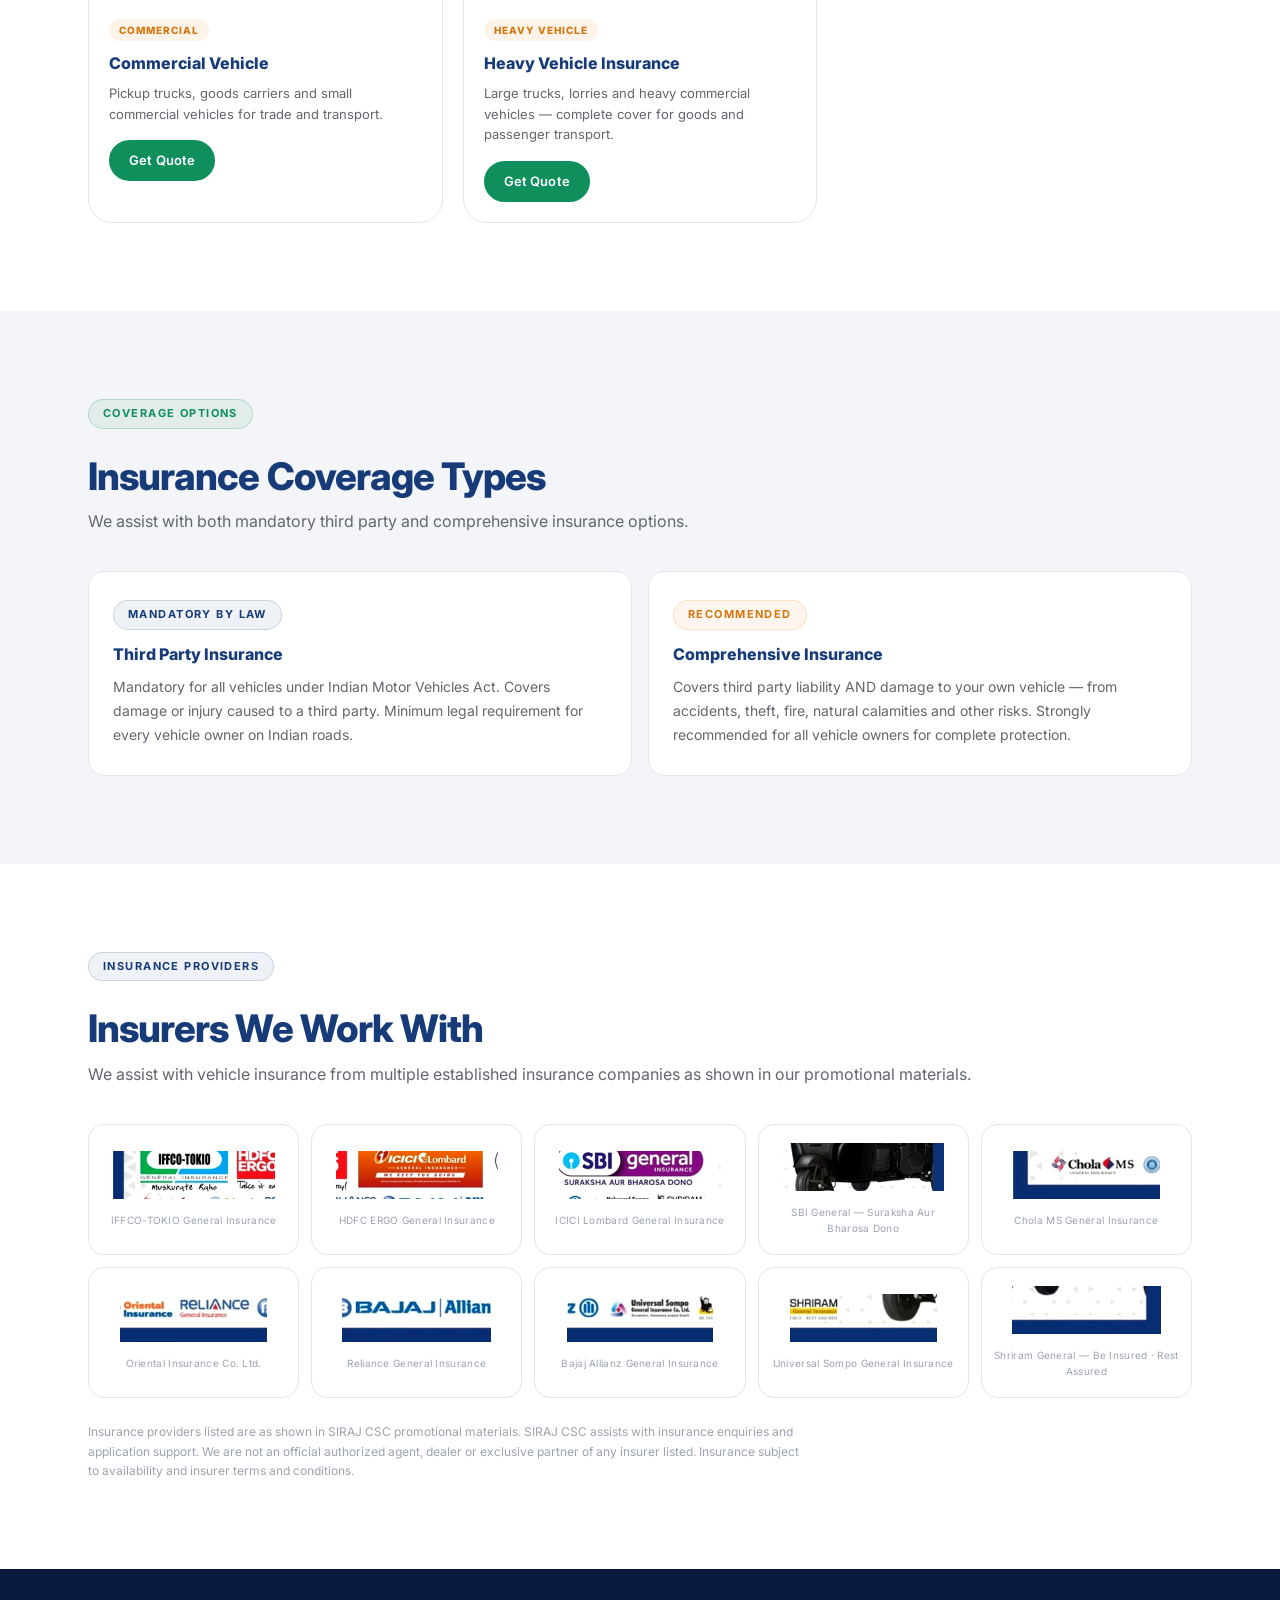
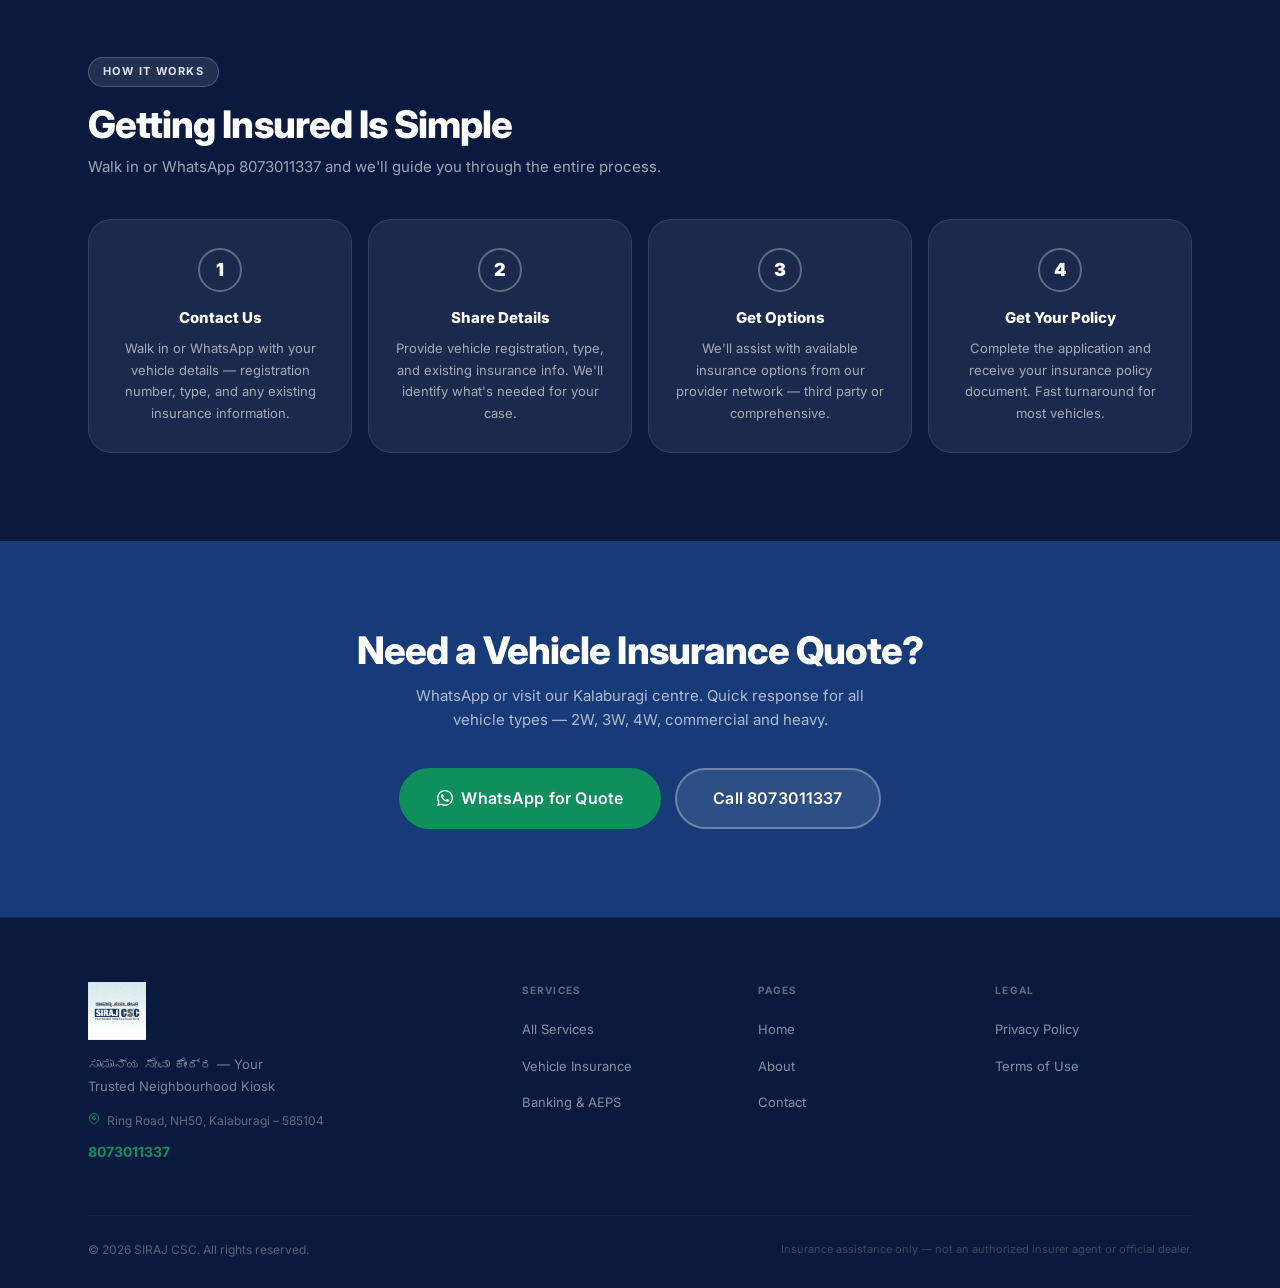
<file: insurance.html>
<!DOCTYPE html>
<html lang="en">
<head>
  <meta charset="UTF-8" />
  <meta name="viewport" content="width=device-width, initial-scale=1.0" />
  <title>Vehicle Insurance — SIRAJ CSC Kalaburagi | 2W 3W 4W Heavy</title>
  <meta name="description" content="Vehicle insurance at SIRAJ CSC Kalaburagi — 2 wheeler, 3 wheeler, 4 wheeler and heavy vehicles. IFFCO-TOKIO, HDFC ERGO, ICICI Lombard, SBI General and more. WhatsApp 8073011337." />
  <meta property="og:title" content="Vehicle Insurance — SIRAJ CSC" />
  <meta property="og:url" content="https://sirajcsc.com/insurance.html" />
  <link rel="canonical" href="https://sirajcsc.com/insurance.html" />
  <link rel="icon" type="image/svg+xml" href="assets/favicon.svg" />
  <link rel="preconnect" href="https://fonts.googleapis.com" />
  <link rel="preconnect" href="https://fonts.gstatic.com" crossorigin />
  <link href="https://fonts.googleapis.com/css2?family=Inter:wght@300;400;500;600;700;800;900&display=swap" rel="stylesheet" />
  <link rel="stylesheet" href="css/main.css" />
  <style>
    /* Insurance page additions */
    .ins-type-grid { display: grid; gap: 16px; grid-template-columns: 1fr; }
    @media(min-width:640px){ .ins-type-grid { grid-template-columns: 1fr 1fr; } }

    .ins-type-card {
      background: var(--white); border: 1.5px solid var(--border);
      border-radius: var(--r-lg); padding: 28px 24px;
      transition: border-color var(--t-fast), box-shadow var(--t-fast);
    }
    .ins-type-card:hover { border-color: var(--navy); box-shadow: var(--sh-md); }
    .ins-type-card h3 { font-size: 16px; font-weight: 800; color: var(--navy); margin-bottom: 8px; }
    .ins-type-card p  { font-size: 14px; color: var(--text-lt); line-height: 1.7; }

    .process-grid {
      display: grid; gap: 16px; grid-template-columns: 1fr;
    }
    @media(min-width:640px)  { .process-grid { grid-template-columns: repeat(2,1fr); } }
    @media(min-width:1024px) { .process-grid { grid-template-columns: repeat(4,1fr); } }

    .process-step {
      background: rgba(255,255,255,0.07);
      border: 1px solid rgba(255,255,255,0.10);
      border-radius: var(--r-xl); padding: 28px 22px; text-align: center;
    }
    .process-num {
      width: 44px; height: 44px; border-radius: 50%;
      border: 2px solid rgba(255,255,255,0.3);
      display: flex; align-items: center; justify-content: center;
      font-size: 18px; font-weight: 900; color: white;
      margin: 0 auto 14px;
    }
    .process-step h3 { font-size: 15px; font-weight: 800; color: white; margin-bottom: 8px; }
    .process-step p  { font-size: 13px; color: rgba(255,255,255,0.6); line-height: 1.65; }

    /* Vehicle page extra card */
    .veh-grid-5 { display: grid; gap: 20px; grid-template-columns: 1fr; }
    @media(min-width:480px)  { .veh-grid-5 { grid-template-columns: repeat(2,1fr); } }
    @media(min-width:768px)  { .veh-grid-5 { grid-template-columns: repeat(3,1fr); } }
  </style>
</head>
<body>

  <!-- NAV -->
  <header class="nav" id="nav" role="banner">
    <div class="nav-inner">
      <a href="index.html" class="nav-logo" aria-label="SIRAJ CSC Home">
        <img src="assets/brand/siraj-csc-logo.jpg" alt="SIRAJ CSC" class="nav-logo-img" id="nav-logo-img"
             onerror="this.style.display='none';document.getElementById('nav-logo-fb').style.display='flex';" />
        <div class="nav-logo-fallback" id="nav-logo-fb">
          <span class="l-name">SIRAJ CSC</span>
          <span class="l-tag">ಸಾಮಾನ್ಯ ಸೇವಾ ಕೇಂದ್ರ</span>
        </div>
      </a>
      <nav class="nav-links" id="nav-links" aria-label="Main navigation">
        <a href="index.html"      class="nav-link">Home</a>
        <a href="services.html"   class="nav-link">Services</a>
        <a href="insurance.html"  class="nav-link active" aria-current="page">Insurance</a>
        <a href="technology.html" class="nav-link">Technology</a>
        <a href="about.html"      class="nav-link">About</a>
        <a href="contact.html"    class="nav-link">Contact</a>
      </nav>
      <div class="nav-right">
        <a href="tel:8073011337" class="nav-phone">
          <svg width="14" height="14" viewBox="0 0 24 24" fill="none" stroke="currentColor" stroke-width="2.5"><path d="M22 16.92v3a2 2 0 0 1-2.18 2 19.79 19.79 0 0 1-8.63-3.07A19.5 19.5 0 0 1 4.69 13 19.79 19.79 0 0 1 1.61 4.4 2 2 0 0 1 3.6 2.21h3a2 2 0 0 1 2 1.72 12.84 12.84 0 0 0 .7 2.81 2 2 0 0 1-.45 2.11L7.91 9.91a16 16 0 0 0 6.18 6.18l.95-.95a2 2 0 0 1 2.11-.45 12.84 12.84 0 0 0 2.81.7A2 2 0 0 1 22 16.92z"/></svg>
          8073011337
        </a>
        <a href="https://wa.me/918073011337" class="btn btn-whatsapp btn-sm nav-cta" target="_blank" rel="noopener noreferrer">WhatsApp</a>
        <button class="nav-burger" id="nav-burger" aria-label="Open menu" aria-expanded="false" aria-controls="nav-drawer">
          <span></span><span></span><span></span>
        </button>
      </div>
    </div>
  </header>

  <nav class="nav-drawer" id="nav-drawer" aria-label="Mobile navigation">
    <a href="index.html"      class="nav-link">Home</a>
    <a href="services.html"   class="nav-link">Services</a>
    <a href="insurance.html"  class="nav-link active">Insurance</a>
    <a href="technology.html" class="nav-link">Technology</a>
    <a href="about.html"      class="nav-link">About</a>
    <a href="contact.html"    class="nav-link">Contact</a>
    <a href="https://wa.me/918073011337" class="btn btn-whatsapp wa-drawer-btn" target="_blank" rel="noopener noreferrer">
      <svg width="18" height="18" viewBox="0 0 24 24" fill="currentColor"><path d="M17.472 14.382c-.297-.149-1.758-.867-2.03-.967-.273-.099-.471-.148-.67.15-.197.297-.767.966-.94 1.164-.173.199-.347.223-.644.075-.297-.15-1.255-.463-2.39-1.475-.883-.788-1.48-1.761-1.653-2.059-.173-.297-.018-.458.13-.606.134-.133.298-.347.446-.52.149-.174.198-.298.298-.497.099-.198.05-.371-.025-.52-.075-.149-.669-1.612-.916-2.207-.242-.579-.487-.5-.669-.51-.173-.008-.371-.01-.57-.01-.198 0-.52.074-.792.372-.272.297-1.04 1.016-1.04 2.479 0 1.462 1.065 2.875 1.213 3.074.149.198 2.096 3.2 5.077 4.487.709.306 1.262.489 1.694.625.712.227 1.36.195 1.871.118.571-.085 1.758-.719 2.006-1.413.248-.694.248-1.289.173-1.413-.074-.124-.272-.198-.57-.347m-5.421 7.403h-.004a9.87 9.87 0 0 1-5.031-1.378l-.361-.214-3.741.982.998-3.648-.235-.374a9.86 9.86 0 0 1-1.51-5.26c.001-5.45 4.436-9.884 9.888-9.884 2.64 0 5.122 1.03 6.988 2.898a9.825 9.825 0 0 1 2.893 6.994c-.003 5.45-4.437 9.884-9.885 9.884m8.413-18.297A11.815 11.815 0 0 0 12.05 0C5.495 0 .16 5.335.157 11.892c0 2.096.547 4.142 1.588 5.945L.057 24l6.305-1.654a11.882 11.882 0 0 0 5.683 1.448h.005c6.554 0 11.89-5.335 11.893-11.893a11.821 11.821 0 0 0-3.48-8.413z"/></svg>
      WhatsApp 8073011337
    </a>
  </nav>

  <a href="https://wa.me/918073011337" class="wa-fab" aria-label="WhatsApp SIRAJ CSC" target="_blank" rel="noopener noreferrer">
    <svg viewBox="0 0 24 24"><path d="M17.472 14.382c-.297-.149-1.758-.867-2.03-.967-.273-.099-.471-.148-.67.15-.197.297-.767.966-.94 1.164-.173.199-.347.223-.644.075-.297-.15-1.255-.463-2.39-1.475-.883-.788-1.48-1.761-1.653-2.059-.173-.297-.018-.458.13-.606.134-.133.298-.347.446-.52.149-.174.198-.298.298-.497.099-.198.05-.371-.025-.52-.075-.149-.669-1.612-.916-2.207-.242-.579-.487-.5-.669-.51-.173-.008-.371-.01-.57-.01-.198 0-.52.074-.792.372-.272.297-1.04 1.016-1.04 2.479 0 1.462 1.065 2.875 1.213 3.074.149.198 2.096 3.2 5.077 4.487.709.306 1.262.489 1.694.625.712.227 1.36.195 1.871.118.571-.085 1.758-.719 2.006-1.413.248-.694.248-1.289.173-1.413-.074-.124-.272-.198-.57-.347m-5.421 7.403h-.004a9.87 9.87 0 0 1-5.031-1.378l-.361-.214-3.741.982.998-3.648-.235-.374a9.86 9.86 0 0 1-1.51-5.26c.001-5.45 4.436-9.884 9.888-9.884 2.64 0 5.122 1.03 6.988 2.898a9.825 9.825 0 0 1 2.893 6.994c-.003 5.45-4.437 9.884-9.885 9.884m8.413-18.297A11.815 11.815 0 0 0 12.05 0C5.495 0 .16 5.335.157 11.892c0 2.096.547 4.142 1.588 5.945L.057 24l6.305-1.654a11.882 11.882 0 0 0 5.683 1.448h.005c6.554 0 11.89-5.335 11.893-11.893a11.821 11.821 0 0 0-3.48-8.413z"/></svg>
  </a>

  <main id="main-content">

    <!-- PAGE HERO -->
    <section class="pg-hero" aria-labelledby="ins-h1">
      <div class="container">
        <div class="t-label t-label--light" style="margin-bottom:16px;">Vehicle Insurance Assistance</div>
        <h1 id="ins-h1">2 Wheeler · 3 Wheeler · 4 Wheeler<br/>Commercial &amp; Heavy Vehicles</h1>
        <p>Insurance assistance through multiple providers. Walk in or WhatsApp for a quick quote — 8073011337.</p>

        <!-- Insurance poster — shown as premium visual reference -->
        <div style="margin-top:32px;border-radius:var(--r-xl);overflow:hidden;box-shadow:var(--sh-xl);max-width:940px;">
          <img src="assets/posters/insurance-poster.jpg"
               alt="SIRAJ CSC vehicle insurance — 2 wheeler motorcycle, 3 wheeler auto-rickshaw, 4 wheeler car with insurer logos: IFFCO-TOKIO, HDFC ERGO, ICICI Lombard, SBI General, Chola MS, Oriental, Reliance, Bajaj Allianz, Universal Sompo, Shriram"
               style="width:100%;height:auto;display:block;"
               onerror="this.parentElement.style.display='none';" />
        </div>
      </div>
    </section>

    <!-- VEHICLE CATEGORIES -->
    <section class="section section-white" id="vehicles" aria-labelledby="veh-h2">
      <div class="container">
        <div class="t-label">Vehicle Categories</div>
        <h2 class="t-h2" id="veh-h2" style="margin-top:10px;margin-bottom:10px;">All Vehicle Types Covered</h2>
        <p class="t-body" style="margin-bottom:40px;">From motorcycles to heavy commercial vehicles — insurance assistance available for all categories.</p>

        <div class="veh-grid-5">

          <div class="veh-card reveal" id="ins-2w">
            <div class="veh-img vi-bike">
              <img src="assets/vehicles/bike.jpg"
                   alt="Red motorcycle — two wheeler insurance SIRAJ CSC"
                   loading="lazy" />
            </div>
            <div class="veh-body">
              <span class="veh-tag">2 Wheeler</span>
              <h3>Two Wheeler Insurance</h3>
              <p>Motorcycles and scooters. Third party mandatory cover or comprehensive insurance available.</p>
              <a href="https://wa.me/918073011337?text=I%20need%20two%20wheeler%20insurance%20quote" class="btn btn-whatsapp btn-sm" target="_blank" rel="noopener noreferrer" id="ins-2w-btn">Get Quote</a>
            </div>
          </div>

          <div class="veh-card reveal reveal-delay-1" id="ins-3w">
            <div class="veh-img vi-auto">
              <img src="assets/vehicles/auto.jpg"
                   alt="Yellow auto-rickshaw — three wheeler insurance SIRAJ CSC"
                   loading="lazy" />
            </div>
            <div class="veh-body">
              <span class="veh-tag">3 Wheeler</span>
              <h3>Three Wheeler Insurance</h3>
              <p>Auto-rickshaws and three-wheelers — commercial passenger vehicle cover.</p>
              <a href="https://wa.me/918073011337?text=I%20need%20three%20wheeler%20insurance%20quote" class="btn btn-whatsapp btn-sm" target="_blank" rel="noopener noreferrer" id="ins-3w-btn">Get Quote</a>
            </div>
          </div>

          <div class="veh-card reveal reveal-delay-2" id="ins-4w">
            <div class="veh-img vi-car">
              <img src="assets/vehicles/car.jpg"
                   alt="Maruti Swift white car — four wheeler insurance SIRAJ CSC"
                   loading="lazy" />
            </div>
            <div class="veh-body">
              <span class="veh-tag">4 Wheeler</span>
              <h3>Four Wheeler Insurance</h3>
              <p>Private cars and personal vehicles — comprehensive and third party options.</p>
              <a href="https://wa.me/918073011337?text=I%20need%20four%20wheeler%20insurance%20quote" class="btn btn-whatsapp btn-sm" target="_blank" rel="noopener noreferrer" id="ins-4w-btn">Get Quote</a>
            </div>
          </div>

          <div class="veh-card reveal reveal-delay-3" id="ins-commercial">
            <div class="veh-img vi-heavy">
              <img src="assets/vehicles/heavy.jpg"
                   alt="Commercial vehicle — goods carrier insurance SIRAJ CSC"
                   loading="lazy" />
            </div>
            <div class="veh-body">
              <span class="veh-tag">Commercial</span>
              <h3>Commercial Vehicle</h3>
              <p>Pickup trucks, goods carriers and small commercial vehicles for trade and transport.</p>
              <a href="https://wa.me/918073011337?text=I%20need%20commercial%20vehicle%20insurance" class="btn btn-whatsapp btn-sm" target="_blank" rel="noopener noreferrer" id="ins-comm-btn">Get Quote</a>
            </div>
          </div>

          <div class="veh-card reveal reveal-delay-4" id="ins-heavy">
            <div class="veh-img vi-heavy">
              <img src="assets/vehicles/bike.jpg"
                   style="object-position: 80% center;"
                   alt="Heavy vehicle insurance SIRAJ CSC Kalaburagi"
                   loading="lazy" />
            </div>
            <div class="veh-body">
              <span class="veh-tag">Heavy Vehicle</span>
              <h3>Heavy Vehicle Insurance</h3>
              <p>Large trucks, lorries and heavy commercial vehicles — complete cover for goods and passenger transport.</p>
              <a href="https://wa.me/918073011337?text=I%20need%20heavy%20vehicle%20insurance" class="btn btn-whatsapp btn-sm" target="_blank" rel="noopener noreferrer" id="ins-heavy-btn">Get Quote</a>
            </div>
          </div>

        </div>
      </div>
    </section>

    <!-- COVERAGE TYPES -->
    <section class="section section-light" id="coverage" aria-labelledby="cov-h2">
      <div class="container">
        <div class="t-label t-label--green">Coverage Options</div>
        <h2 class="t-h2" id="cov-h2" style="margin-top:10px;margin-bottom:10px;">Insurance Coverage Types</h2>
        <p class="t-body" style="margin-bottom:36px;">We assist with both mandatory third party and comprehensive insurance options.</p>
        <div class="ins-type-grid">
          <div class="ins-type-card reveal" id="cov-tp">
            <div class="t-label" style="margin-bottom:12px;">Mandatory by Law</div>
            <h3>Third Party Insurance</h3>
            <p>Mandatory for all vehicles under Indian Motor Vehicles Act. Covers damage or injury caused to a third party. Minimum legal requirement for every vehicle owner on Indian roads.</p>
          </div>
          <div class="ins-type-card reveal reveal-delay-1" id="cov-comp">
            <div class="t-label t-label--orange" style="margin-bottom:12px;">Recommended</div>
            <h3>Comprehensive Insurance</h3>
            <p>Covers third party liability AND damage to your own vehicle — from accidents, theft, fire, natural calamities and other risks. Strongly recommended for all vehicle owners for complete protection.</p>
          </div>
        </div>
      </div>
    </section>

    <!-- INSURANCE PROVIDERS -->
    <section class="section section-white" id="providers" aria-labelledby="prov-h2">
      <div class="container">
        <div class="t-label">Insurance Providers</div>
        <h2 class="t-h2" id="prov-h2" style="margin-top:10px;margin-bottom:10px;">Insurers We Work With</h2>
        <p class="t-body" style="margin-bottom:36px;">We assist with vehicle insurance from multiple established insurance companies as shown in our promotional materials.</p>

        <div class="ins-grid">
          <div class="ins-card reveal" id="ins-iffco">
            <img src="assets/insurers/iffco-tokio.jpg" alt="IFFCO-TOKIO General Insurance" loading="lazy" />
            <div class="ins-card-sub">IFFCO-TOKIO General Insurance</div>
          </div>
          <div class="ins-card reveal reveal-delay-1" id="ins-hdfc">
            <img src="assets/insurers/hdfc-ergo.jpg" alt="HDFC ERGO General Insurance" loading="lazy" />
            <div class="ins-card-sub">HDFC ERGO General Insurance</div>
          </div>
          <div class="ins-card reveal reveal-delay-2" id="ins-icici">
            <img src="assets/insurers/icici-lombard.jpg" alt="ICICI Lombard General Insurance" loading="lazy" />
            <div class="ins-card-sub">ICICI Lombard General Insurance</div>
          </div>
          <div class="ins-card reveal reveal-delay-3" id="ins-sbi">
            <img src="assets/insurers/sbi-general.jpg" alt="SBI General Insurance" loading="lazy" />
            <div class="ins-card-sub">SBI General — Suraksha Aur Bharosa Dono</div>
          </div>
          <div class="ins-card reveal reveal-delay-4" id="ins-chola">
            <img src="assets/insurers/chola-ms.jpg" alt="Chola MS General Insurance" loading="lazy" />
            <div class="ins-card-sub">Chola MS General Insurance</div>
          </div>
          <div class="ins-card reveal" id="ins-oriental">
            <img src="assets/insurers/oriental.jpg" alt="Oriental Insurance Company" loading="lazy" />
            <div class="ins-card-sub">Oriental Insurance Co. Ltd.</div>
          </div>
          <div class="ins-card reveal reveal-delay-1" id="ins-reliance">
            <img src="assets/insurers/reliance.jpg" alt="Reliance General Insurance" loading="lazy" />
            <div class="ins-card-sub">Reliance General Insurance</div>
          </div>
          <div class="ins-card reveal reveal-delay-2" id="ins-bajaj">
            <img src="assets/insurers/bajaj-allianz.jpg" alt="Bajaj Allianz General Insurance" loading="lazy" />
            <div class="ins-card-sub">Bajaj Allianz General Insurance</div>
          </div>
          <div class="ins-card reveal reveal-delay-3" id="ins-sompo">
            <img src="assets/insurers/universal-sompo.jpg" alt="Universal Sompo General Insurance" loading="lazy" />
            <div class="ins-card-sub">Universal Sompo General Insurance</div>
          </div>
          <div class="ins-card reveal reveal-delay-4" id="ins-shriram">
            <img src="assets/insurers/shriram.jpg" alt="Shriram General Insurance" loading="lazy" />
            <div class="ins-card-sub">Shriram General — Be Insured · Rest Assured</div>
          </div>
        </div>

        <p style="margin-top:24px;font-size:12px;color:var(--text-xs);max-width:720px;line-height:1.65;">
          Insurance providers listed are as shown in SIRAJ CSC promotional materials. SIRAJ CSC assists with insurance enquiries and application support. We are not an official authorized agent, dealer or exclusive partner of any insurer listed. Insurance subject to availability and insurer terms and conditions.
        </p>
      </div>
    </section>

    <!-- HOW TO GET INSURED -->
    <section class="section section-deep" id="process" aria-labelledby="proc-h2">
      <div class="container">
        <div class="t-label t-label--light" style="display:inline-flex;margin-bottom:16px;">How It Works</div>
        <h2 class="t-h2 text-white" id="proc-h2" style="margin-bottom:10px;">Getting Insured Is Simple</h2>
        <p style="color:rgba(255,255,255,0.6);margin-bottom:40px;font-size:15px;">Walk in or WhatsApp 8073011337 and we'll guide you through the entire process.</p>
        <div class="process-grid">
          <div class="process-step reveal"><div class="process-num">1</div><h3>Contact Us</h3><p>Walk in or WhatsApp with your vehicle details — registration number, type, and any existing insurance information.</p></div>
          <div class="process-step reveal reveal-delay-1"><div class="process-num">2</div><h3>Share Details</h3><p>Provide vehicle registration, type, and existing insurance info. We'll identify what's needed for your case.</p></div>
          <div class="process-step reveal reveal-delay-2"><div class="process-num">3</div><h3>Get Options</h3><p>We'll assist with available insurance options from our provider network — third party or comprehensive.</p></div>
          <div class="process-step reveal reveal-delay-3"><div class="process-num">4</div><h3>Get Your Policy</h3><p>Complete the application and receive your insurance policy document. Fast turnaround for most vehicles.</p></div>
        </div>
      </div>
    </section>

    <!-- CTA -->
    <section class="section section-navy" id="ins-cta" aria-label="Insurance CTA">
      <div class="container" style="text-align:center;">
        <h2 class="t-h2 text-white" style="margin-bottom:12px;">Need a Vehicle Insurance Quote?</h2>
        <p style="color:rgba(255,255,255,0.65);margin-bottom:36px;max-width:480px;margin-left:auto;margin-right:auto;font-size:15px;">WhatsApp or visit our Kalaburagi centre. Quick response for all vehicle types — 2W, 3W, 4W, commercial and heavy.</p>
        <div style="display:flex;gap:14px;justify-content:center;flex-wrap:wrap;">
          <a href="https://wa.me/918073011337?text=I%20need%20a%20vehicle%20insurance%20quote" class="btn btn-whatsapp btn-xl" target="_blank" rel="noopener noreferrer" id="ins-final-wa">
            <svg width="20" height="20" viewBox="0 0 24 24" fill="currentColor"><path d="M17.472 14.382c-.297-.149-1.758-.867-2.03-.967-.273-.099-.471-.148-.67.15-.197.297-.767.966-.94 1.164-.173.199-.347.223-.644.075-.297-.15-1.255-.463-2.39-1.475-.883-.788-1.48-1.761-1.653-2.059-.173-.297-.018-.458.13-.606.134-.133.298-.347.446-.52.149-.174.198-.298.298-.497.099-.198.05-.371-.025-.52-.075-.149-.669-1.612-.916-2.207-.242-.579-.487-.5-.669-.51-.173-.008-.371-.01-.57-.01-.198 0-.52.074-.792.372-.272.297-1.04 1.016-1.04 2.479 0 1.462 1.065 2.875 1.213 3.074.149.198 2.096 3.2 5.077 4.487.709.306 1.262.489 1.694.625.712.227 1.36.195 1.871.118.571-.085 1.758-.719 2.006-1.413.248-.694.248-1.289.173-1.413-.074-.124-.272-.198-.57-.347m-5.421 7.403h-.004a9.87 9.87 0 0 1-5.031-1.378l-.361-.214-3.741.982.998-3.648-.235-.374a9.86 9.86 0 0 1-1.51-5.26c.001-5.45 4.436-9.884 9.888-9.884 2.64 0 5.122 1.03 6.988 2.898a9.825 9.825 0 0 1 2.893 6.994c-.003 5.45-4.437 9.884-9.885 9.884m8.413-18.297A11.815 11.815 0 0 0 12.05 0C5.495 0 .16 5.335.157 11.892c0 2.096.547 4.142 1.588 5.945L.057 24l6.305-1.654a11.882 11.882 0 0 0 5.683 1.448h.005c6.554 0 11.89-5.335 11.893-11.893a11.821 11.821 0 0 0-3.48-8.413z"/></svg>
            WhatsApp for Quote
          </a>
          <a href="tel:8073011337" class="btn btn-ghost btn-xl" id="ins-final-call">Call 8073011337</a>
        </div>
      </div>
    </section>

  </main>

  <!-- FOOTER -->
  <footer class="footer" role="contentinfo">
    <div class="container">
      <div class="footer-main">
        <div>
          <img src="assets/brand/siraj-csc-logo.jpg" alt="SIRAJ CSC" class="footer-logo-img" onerror="this.style.display='none';" />
          <p class="footer-tagline">ಸಾಮಾನ್ಯ ಸೇವಾ ಕೇಂದ್ರ — Your Trusted Neighbourhood Kiosk</p>
          <div class="footer-addr"><svg width="12" height="12" viewBox="0 0 24 24" fill="none" stroke="currentColor" stroke-width="2"><path d="M21 10c0 7-9 13-9 13s-9-6-9-13a9 9 0 0 1 18 0z"/><circle cx="12" cy="10" r="3"/></svg>Ring Road, NH50, Kalaburagi – 585104</div>
          <div class="footer-tel"><a href="tel:8073011337">8073011337</a></div>
        </div>
        <div>
          <h4 class="footer-col-title">Services</h4>
          <ul class="footer-links">
            <li><a href="services.html" class="footer-link">All Services</a></li>
            <li><a href="insurance.html" class="footer-link">Vehicle Insurance</a></li>
            <li><a href="services.html#banking" class="footer-link">Banking &amp; AEPS</a></li>
          </ul>
        </div>
        <div>
          <h4 class="footer-col-title">Pages</h4>
          <ul class="footer-links">
            <li><a href="index.html"   class="footer-link">Home</a></li>
            <li><a href="about.html"   class="footer-link">About</a></li>
            <li><a href="contact.html" class="footer-link">Contact</a></li>
          </ul>
        </div>
        <div>
          <h4 class="footer-col-title">Legal</h4>
          <ul class="footer-links">
            <li><a href="privacy.html" class="footer-link">Privacy Policy</a></li>
            <li><a href="terms.html"   class="footer-link">Terms of Use</a></li>
          </ul>
        </div>
      </div>
      <div class="footer-bottom">
        <p class="footer-copy">&copy; 2026 SIRAJ CSC. All rights reserved.</p>
        <p class="footer-notice">Insurance assistance only — not an authorized insurer agent or official dealer.</p>
      </div>
    </div>
  </footer>

  <script src="js/main.js"></script>
</body>
</html>
</file>
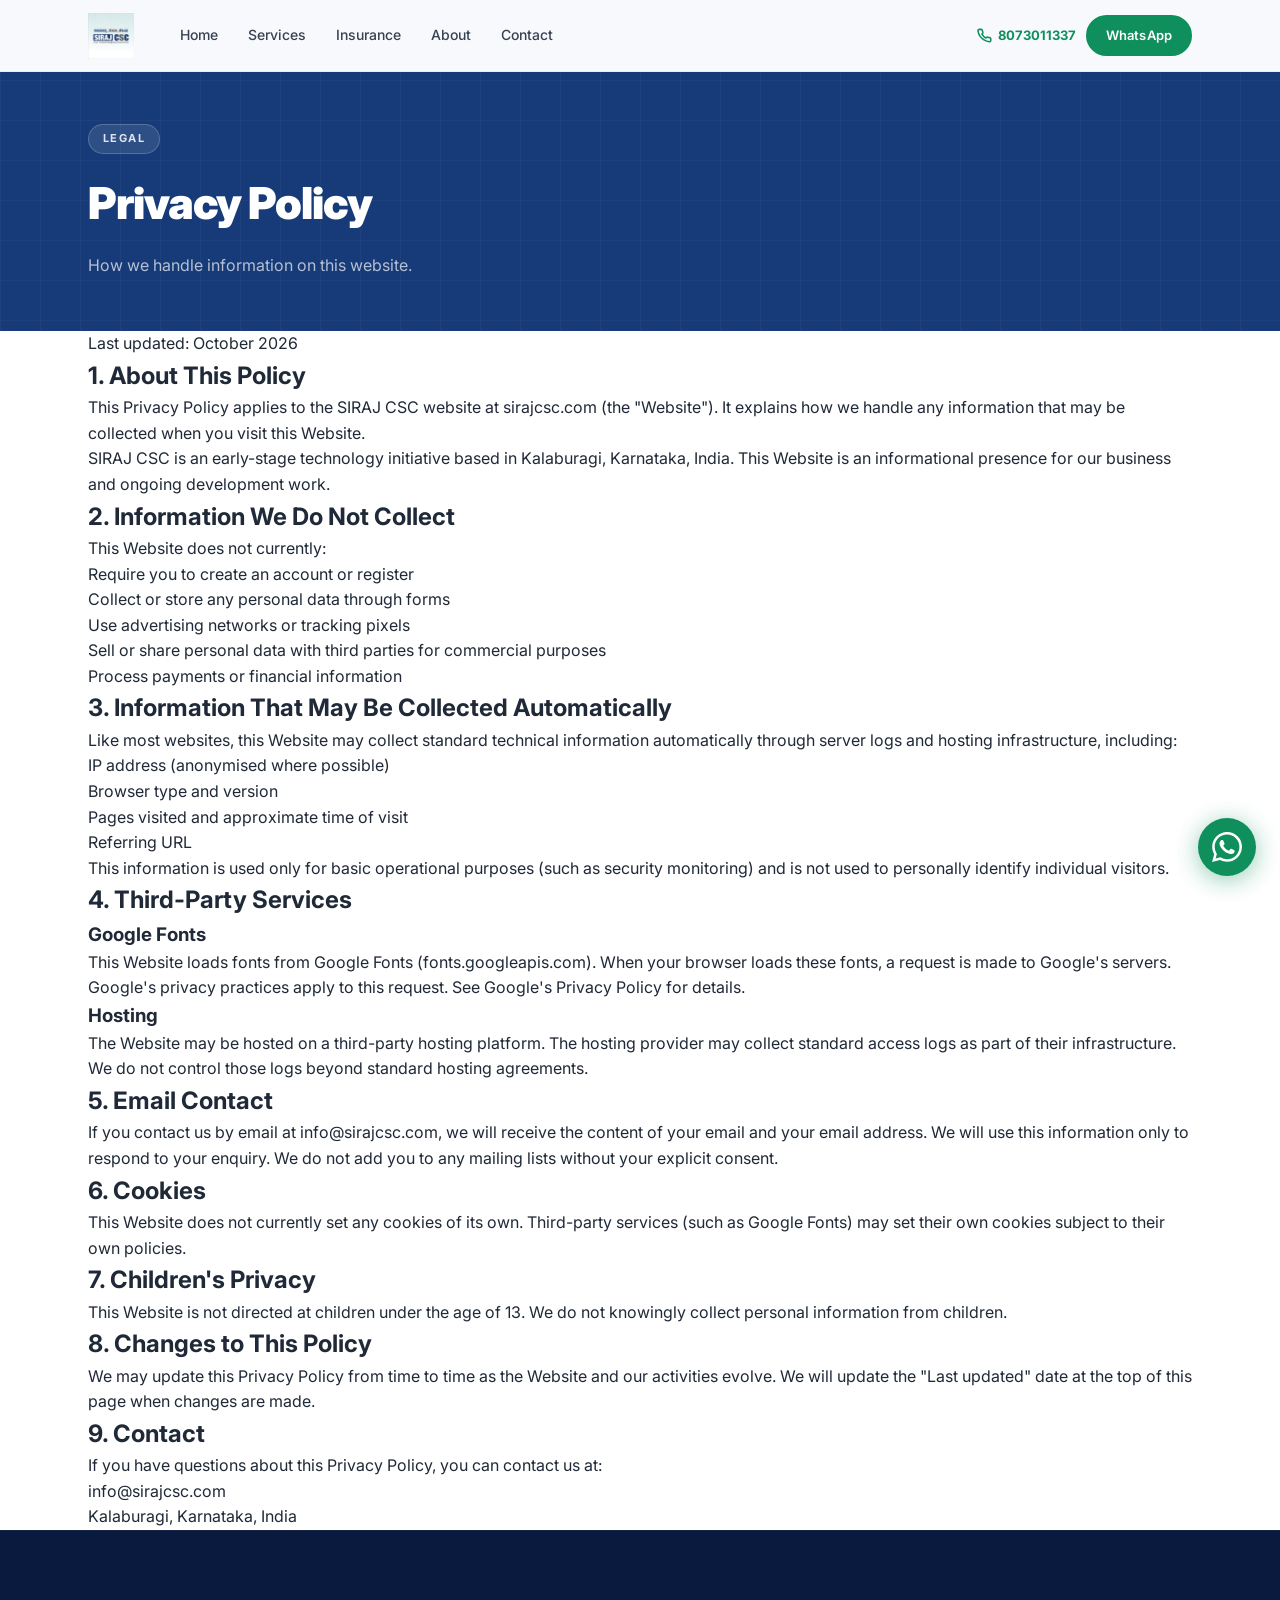
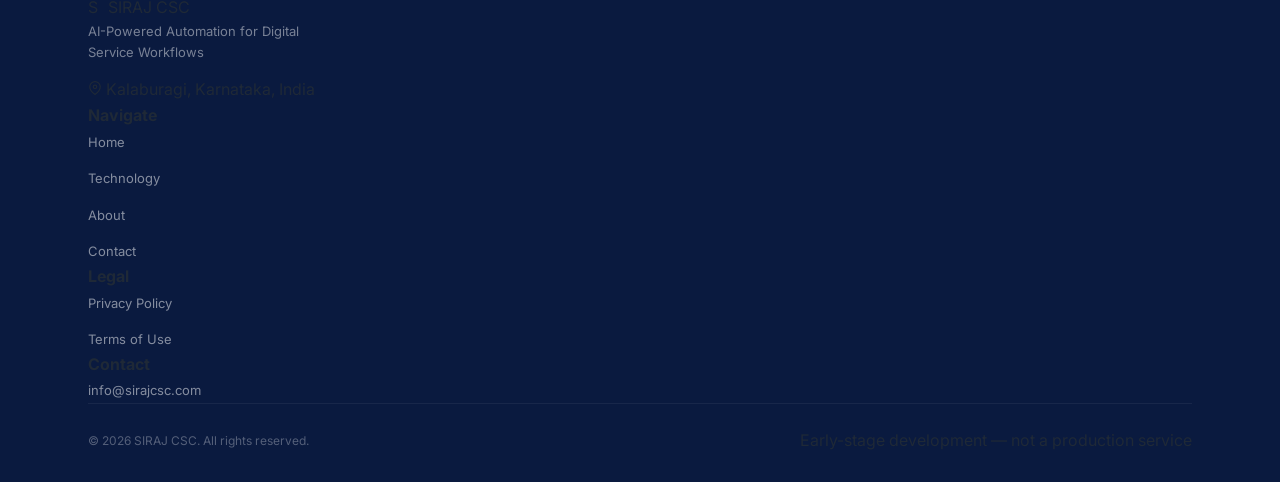
<file: privacy.html>
<!DOCTYPE html>
<html lang="en">
<head>
  <meta charset="UTF-8" />
  <meta name="viewport" content="width=device-width, initial-scale=1.0" />
  <title>Privacy Policy — SIRAJ CSC</title>
  <meta name="description" content="Privacy Policy for SIRAJ CSC website — sirajcsc.com" />
  <meta property="og:title" content="Privacy Policy — SIRAJ CSC" />
  <meta property="og:url" content="https://sirajcsc.com/privacy.html" />
  <link rel="canonical" href="https://sirajcsc.com/privacy.html" />
  <link rel="icon" type="image/svg+xml" href="assets/favicon.svg" />
  <link rel="preconnect" href="https://fonts.googleapis.com" />
  <link rel="preconnect" href="https://fonts.gstatic.com" crossorigin />
  <link href="https://fonts.googleapis.com/css2?family=Inter:wght@300;400;500;600;700;800&display=swap" rel="stylesheet" />
  <link rel="stylesheet" href="css/main.css" />
</head>
<body>

  <header class="nav" id="nav" role="banner">
    <div class="nav-inner">
      <a href="index.html" class="nav-logo" aria-label="SIRAJ CSC Home">
        <img src="assets/brand/siraj-csc-logo.jpg" alt="SIRAJ CSC" class="nav-logo-img" id="nav-logo-img" onerror="this.style.display='none';document.getElementById('nav-logo-fb').style.display='flex';" />
        <div class="nav-logo-fallback" id="nav-logo-fb"><span class="l-name">SIRAJ CSC</span><span class="l-tag">ಸಾಮಾನ್ಯ ಸೇವಾ ಕೇಂದ್ರ</span></div>
      </a>
      <nav class="nav-links" id="nav-links" aria-label="Main navigation">
        <a href="index.html"      class="nav-link">Home</a>
        <a href="services.html"   class="nav-link">Services</a>
        <a href="insurance.html"  class="nav-link">Insurance</a>
        <a href="about.html"      class="nav-link">About</a>
        <a href="contact.html"    class="nav-link">Contact</a>
      </nav>
      <div class="nav-right">
        <a href="tel:8073011337" class="nav-phone"><svg width="14" height="14" viewBox="0 0 24 24" fill="none" stroke="currentColor" stroke-width="2.5"><path d="M22 16.92v3a2 2 0 0 1-2.18 2 19.79 19.79 0 0 1-8.63-3.07A19.5 19.5 0 0 1 4.69 13 19.79 19.79 0 0 1 1.61 4.4 2 2 0 0 1 3.6 2.21h3a2 2 0 0 1 2 1.72 12.84 12.84 0 0 0 .7 2.81 2 2 0 0 1-.45 2.11L7.91 9.91a16 16 0 0 0 6.18 6.18l.95-.95a2 2 0 0 1 2.11-.45 12.84 12.84 0 0 0 2.81.7A2 2 0 0 1 22 16.92z"/></svg>8073011337</a>
        <a href="https://wa.me/918073011337" class="btn btn-whatsapp btn-sm nav-cta" target="_blank" rel="noopener noreferrer">WhatsApp</a>
        <button class="nav-burger" id="nav-burger" aria-label="Open menu" aria-expanded="false" aria-controls="nav-drawer"><span></span><span></span><span></span></button>
      </div>
    </div>
  </header>
  <nav class="nav-drawer" id="nav-drawer" aria-label="Mobile navigation">
    <a href="index.html"     class="nav-link">Home</a>
    <a href="services.html"  class="nav-link">Services</a>
    <a href="insurance.html" class="nav-link">Insurance</a>
    <a href="about.html"     class="nav-link">About</a>
    <a href="contact.html"   class="nav-link">Contact</a>
    <a href="https://wa.me/918073011337" class="btn btn-whatsapp wa-drawer-btn" target="_blank" rel="noopener noreferrer">WhatsApp 8073011337</a>
  </nav>
  <a href="https://wa.me/918073011337" class="wa-fab" aria-label="WhatsApp" target="_blank" rel="noopener noreferrer">
    <svg viewBox="0 0 24 24"><path d="M17.472 14.382c-.297-.149-1.758-.867-2.03-.967-.273-.099-.471-.148-.67.15-.197.297-.767.966-.94 1.164-.173.199-.347.223-.644.075-.297-.15-1.255-.463-2.39-1.475-.883-.788-1.48-1.761-1.653-2.059-.173-.297-.018-.458.13-.606.134-.133.298-.347.446-.52.149-.174.198-.298.298-.497.099-.198.05-.371-.025-.52-.075-.149-.669-1.612-.916-2.207-.242-.579-.487-.5-.669-.51-.173-.008-.371-.01-.57-.01-.198 0-.52.074-.792.372-.272.297-1.04 1.016-1.04 2.479 0 1.462 1.065 2.875 1.213 3.074.149.198 2.096 3.2 5.077 4.487.709.306 1.262.489 1.694.625.712.227 1.36.195 1.871.118.571-.085 1.758-.719 2.006-1.413.248-.694.248-1.289.173-1.413-.074-.124-.272-.198-.57-.347m-5.421 7.403h-.004a9.87 9.87 0 0 1-5.031-1.378l-.361-.214-3.741.982.998-3.648-.235-.374a9.86 9.86 0 0 1-1.51-5.26c.001-5.45 4.436-9.884 9.888-9.884 2.64 0 5.122 1.03 6.988 2.898a9.825 9.825 0 0 1 2.893 6.994c-.003 5.45-4.437 9.884-9.885 9.884m8.413-18.297A11.815 11.815 0 0 0 12.05 0C5.495 0 .16 5.335.157 11.892c0 2.096.547 4.142 1.588 5.945L.057 24l6.305-1.654a11.882 11.882 0 0 0 5.683 1.448h.005c6.554 0 11.89-5.335 11.893-11.893a11.821 11.821 0 0 0-3.48-8.413z"/></svg>
  </a>

  <main id="main-content">

    <section class="pg-hero" aria-labelledby="privacy-page-heading">
      <div class="container">
        <div class="t-label t-label--light" style="margin-bottom:14px;">Legal</div>
        <h1 id="privacy-page-heading">Privacy Policy</h1>
        <p>How we handle information on this website.</p>
      </div>
    </section>

    <section class="legal-content" aria-label="Privacy policy content">
      <div class="container">
        <p class="legal-last-updated">Last updated: October 2026</p>

        <div class="legal-section">
          <h2>1. About This Policy</h2>
          <p>This Privacy Policy applies to the SIRAJ CSC website at <a href="https://sirajcsc.com">sirajcsc.com</a> (the "Website"). It explains how we handle any information that may be collected when you visit this Website.</p>
          <p>SIRAJ CSC is an early-stage technology initiative based in Kalaburagi, Karnataka, India. This Website is an informational presence for our business and ongoing development work.</p>
        </div>

        <div class="legal-section">
          <h2>2. Information We Do Not Collect</h2>
          <p>This Website does not currently:</p>
          <ul>
            <li>Require you to create an account or register</li>
            <li>Collect or store any personal data through forms</li>
            <li>Use advertising networks or tracking pixels</li>
            <li>Sell or share personal data with third parties for commercial purposes</li>
            <li>Process payments or financial information</li>
          </ul>
        </div>

        <div class="legal-section">
          <h2>3. Information That May Be Collected Automatically</h2>
          <p>Like most websites, this Website may collect standard technical information automatically through server logs and hosting infrastructure, including:</p>
          <ul>
            <li>IP address (anonymised where possible)</li>
            <li>Browser type and version</li>
            <li>Pages visited and approximate time of visit</li>
            <li>Referring URL</li>
          </ul>
          <p>This information is used only for basic operational purposes (such as security monitoring) and is not used to personally identify individual visitors.</p>
        </div>

        <div class="legal-section">
          <h2>4. Third-Party Services</h2>
          <h3>Google Fonts</h3>
          <p>This Website loads fonts from Google Fonts (fonts.googleapis.com). When your browser loads these fonts, a request is made to Google's servers. Google's privacy practices apply to this request. See <a href="https://policies.google.com/privacy" target="_blank" rel="noopener noreferrer">Google's Privacy Policy</a> for details.</p>
          <h3>Hosting</h3>
          <p>The Website may be hosted on a third-party hosting platform. The hosting provider may collect standard access logs as part of their infrastructure. We do not control those logs beyond standard hosting agreements.</p>
        </div>

        <div class="legal-section">
          <h2>5. Email Contact</h2>
          <p>If you contact us by email at <a href="mailto:info@sirajcsc.com">info@sirajcsc.com</a>, we will receive the content of your email and your email address. We will use this information only to respond to your enquiry. We do not add you to any mailing lists without your explicit consent.</p>
        </div>

        <div class="legal-section">
          <h2>6. Cookies</h2>
          <p>This Website does not currently set any cookies of its own. Third-party services (such as Google Fonts) may set their own cookies subject to their own policies.</p>
        </div>

        <div class="legal-section">
          <h2>7. Children's Privacy</h2>
          <p>This Website is not directed at children under the age of 13. We do not knowingly collect personal information from children.</p>
        </div>

        <div class="legal-section">
          <h2>8. Changes to This Policy</h2>
          <p>We may update this Privacy Policy from time to time as the Website and our activities evolve. We will update the "Last updated" date at the top of this page when changes are made.</p>
        </div>

        <div class="legal-section">
          <h2>9. Contact</h2>
          <p>If you have questions about this Privacy Policy, you can contact us at:</p>
          <p><a href="mailto:info@sirajcsc.com">info@sirajcsc.com</a><br />
          Kalaburagi, Karnataka, India</p>
        </div>

      </div>
    </section>

  </main>

  <footer class="footer" role="contentinfo">
    <div class="container">
      <div class="footer-grid">
        <div class="footer-brand">
          <a href="index.html" class="nav-logo footer-logo" aria-label="SIRAJ CSC Home">
            <span class="logo-mark">S</span>
            <span class="logo-text">SIRAJ <span class="logo-accent">CSC</span></span>
          </a>
          <p class="footer-tagline">AI-Powered Automation for Digital Service Workflows</p>
          <p class="footer-location">
            <svg width="14" height="14" viewBox="0 0 24 24" fill="none" stroke="currentColor" stroke-width="2" stroke-linecap="round" stroke-linejoin="round" aria-hidden="true"><path d="M21 10c0 7-9 13-9 13s-9-6-9-13a9 9 0 0 1 18 0z"/><circle cx="12" cy="10" r="3"/></svg>
            Kalaburagi, Karnataka, India
          </p>
        </div>
        <div class="footer-links-group">
          <h4 class="footer-links-heading">Navigate</h4>
          <ul class="footer-links" role="list">
            <li><a href="index.html" class="footer-link">Home</a></li>
            <li><a href="index.html#technology" class="footer-link">Technology</a></li>
            <li><a href="index.html#about" class="footer-link">About</a></li>
            <li><a href="contact.html" class="footer-link">Contact</a></li>
          </ul>
        </div>
        <div class="footer-links-group">
          <h4 class="footer-links-heading">Legal</h4>
          <ul class="footer-links" role="list">
            <li><a href="privacy.html" class="footer-link">Privacy Policy</a></li>
            <li><a href="terms.html" class="footer-link">Terms of Use</a></li>
          </ul>
        </div>
        <div class="footer-links-group">
          <h4 class="footer-links-heading">Contact</h4>
          <ul class="footer-links" role="list">
            <li><a href="mailto:info@sirajcsc.com" class="footer-link">info@sirajcsc.com</a></li>
          </ul>
        </div>
      </div>
      <div class="footer-bottom">
        <p class="footer-copy">&copy; 2026 SIRAJ CSC. All rights reserved.</p>
        <p class="footer-status">
          <span class="badge-dot" aria-hidden="true"></span>
          Early-stage development &mdash; not a production service
        </p>
      </div>
    </div>
  </footer>

  <script src="js/main.js"></script>
</body>
</html>
</file>
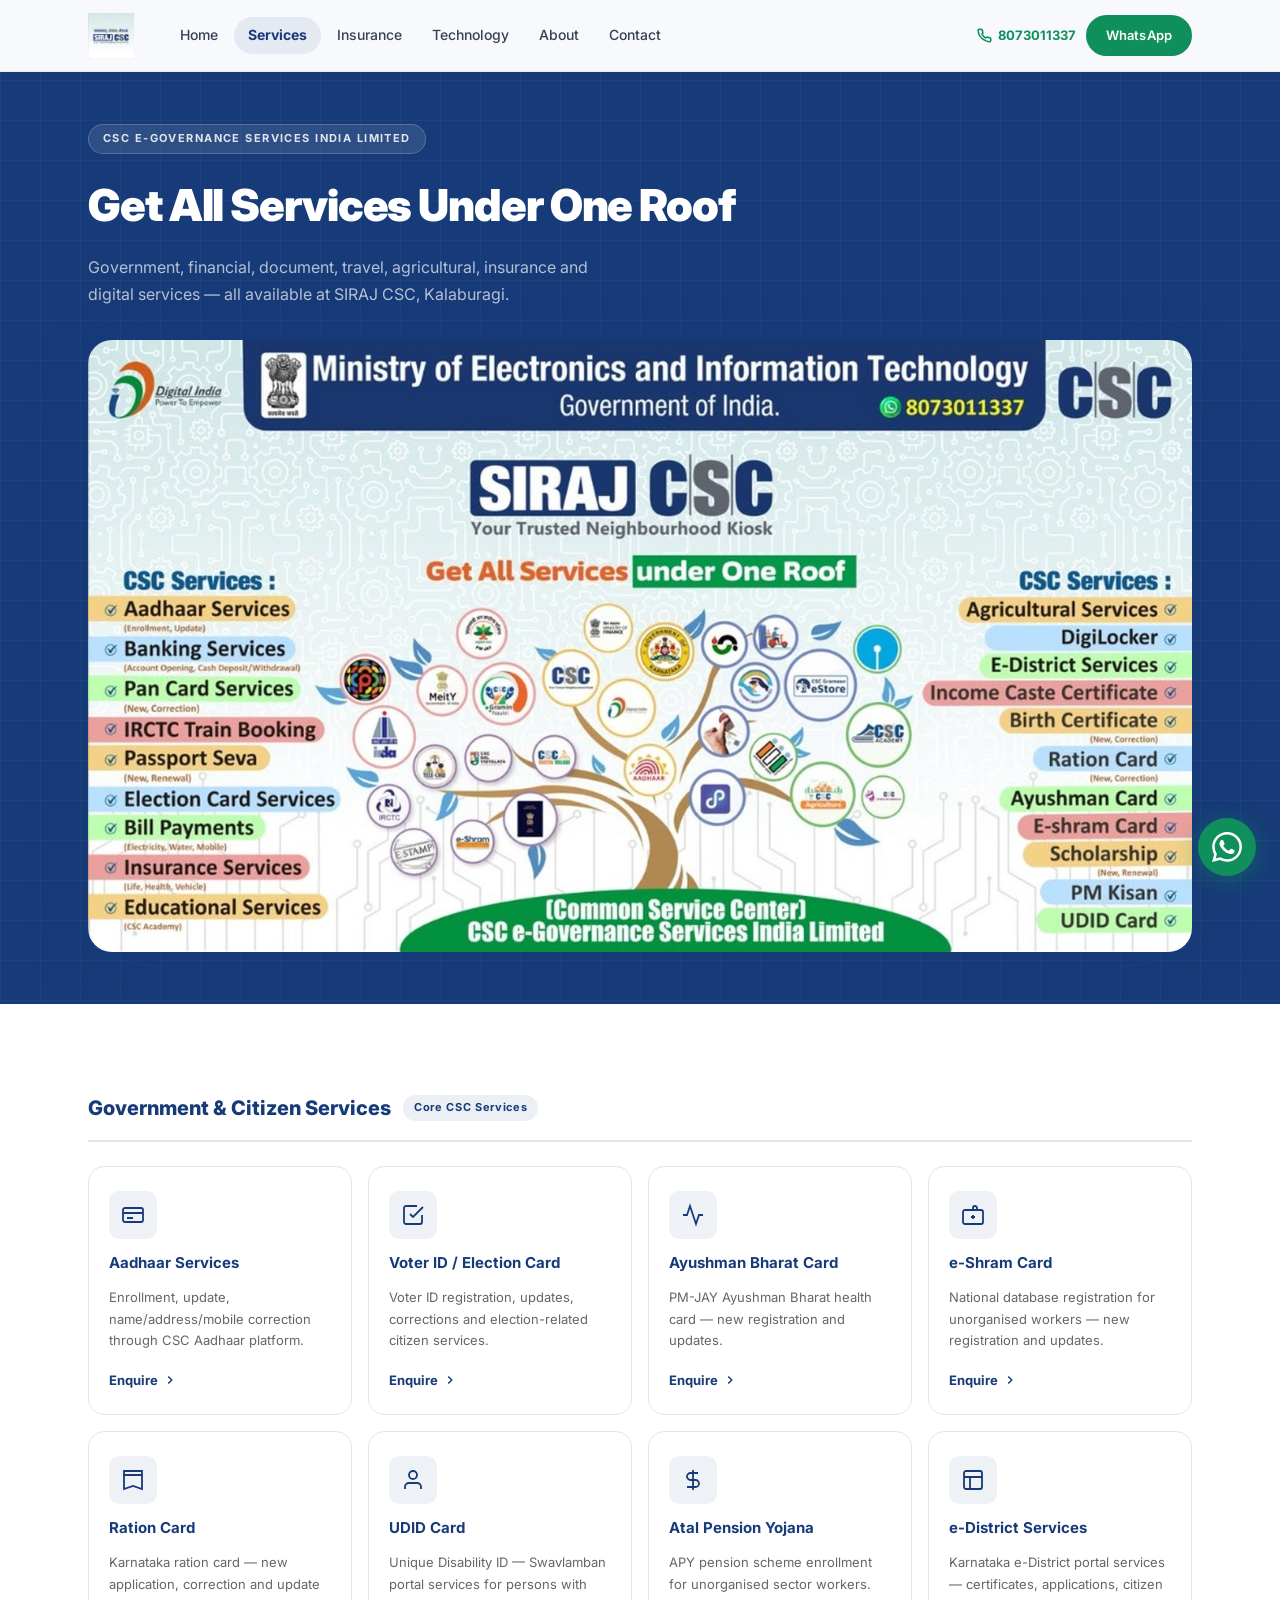
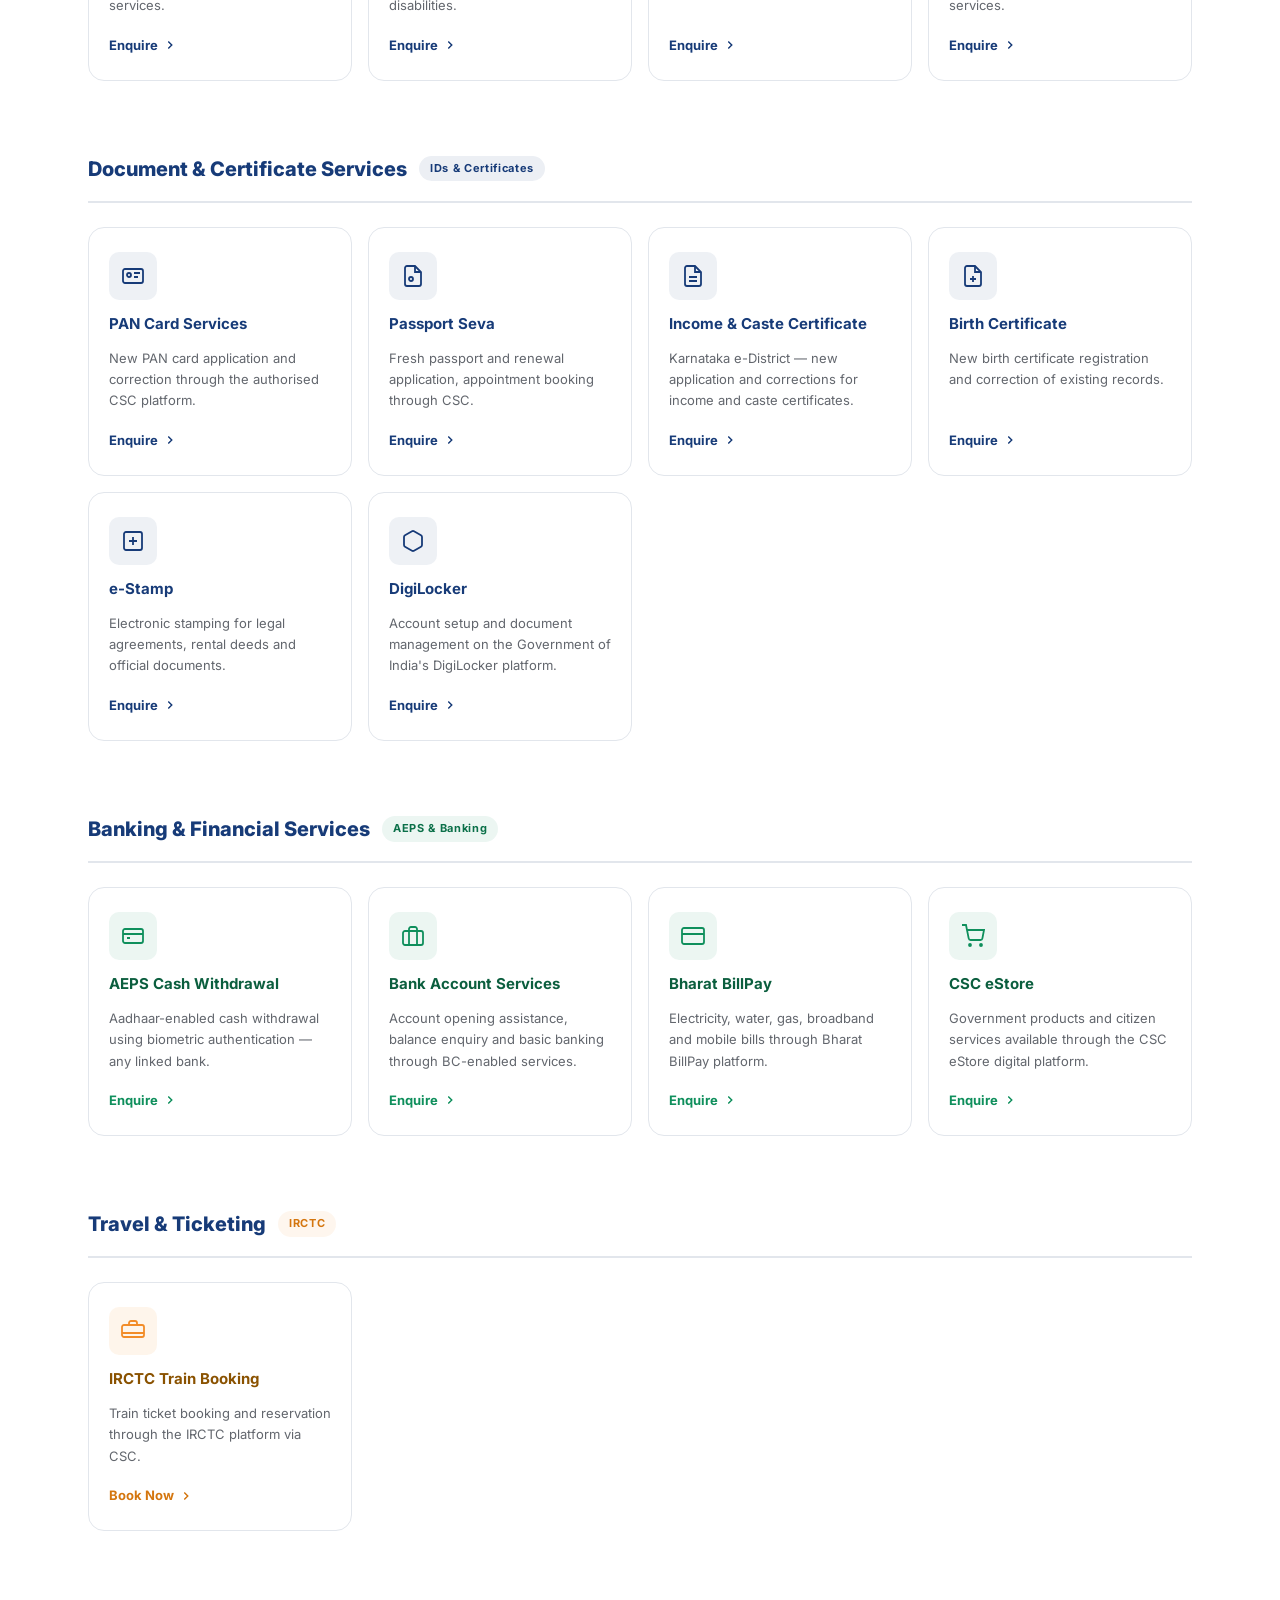
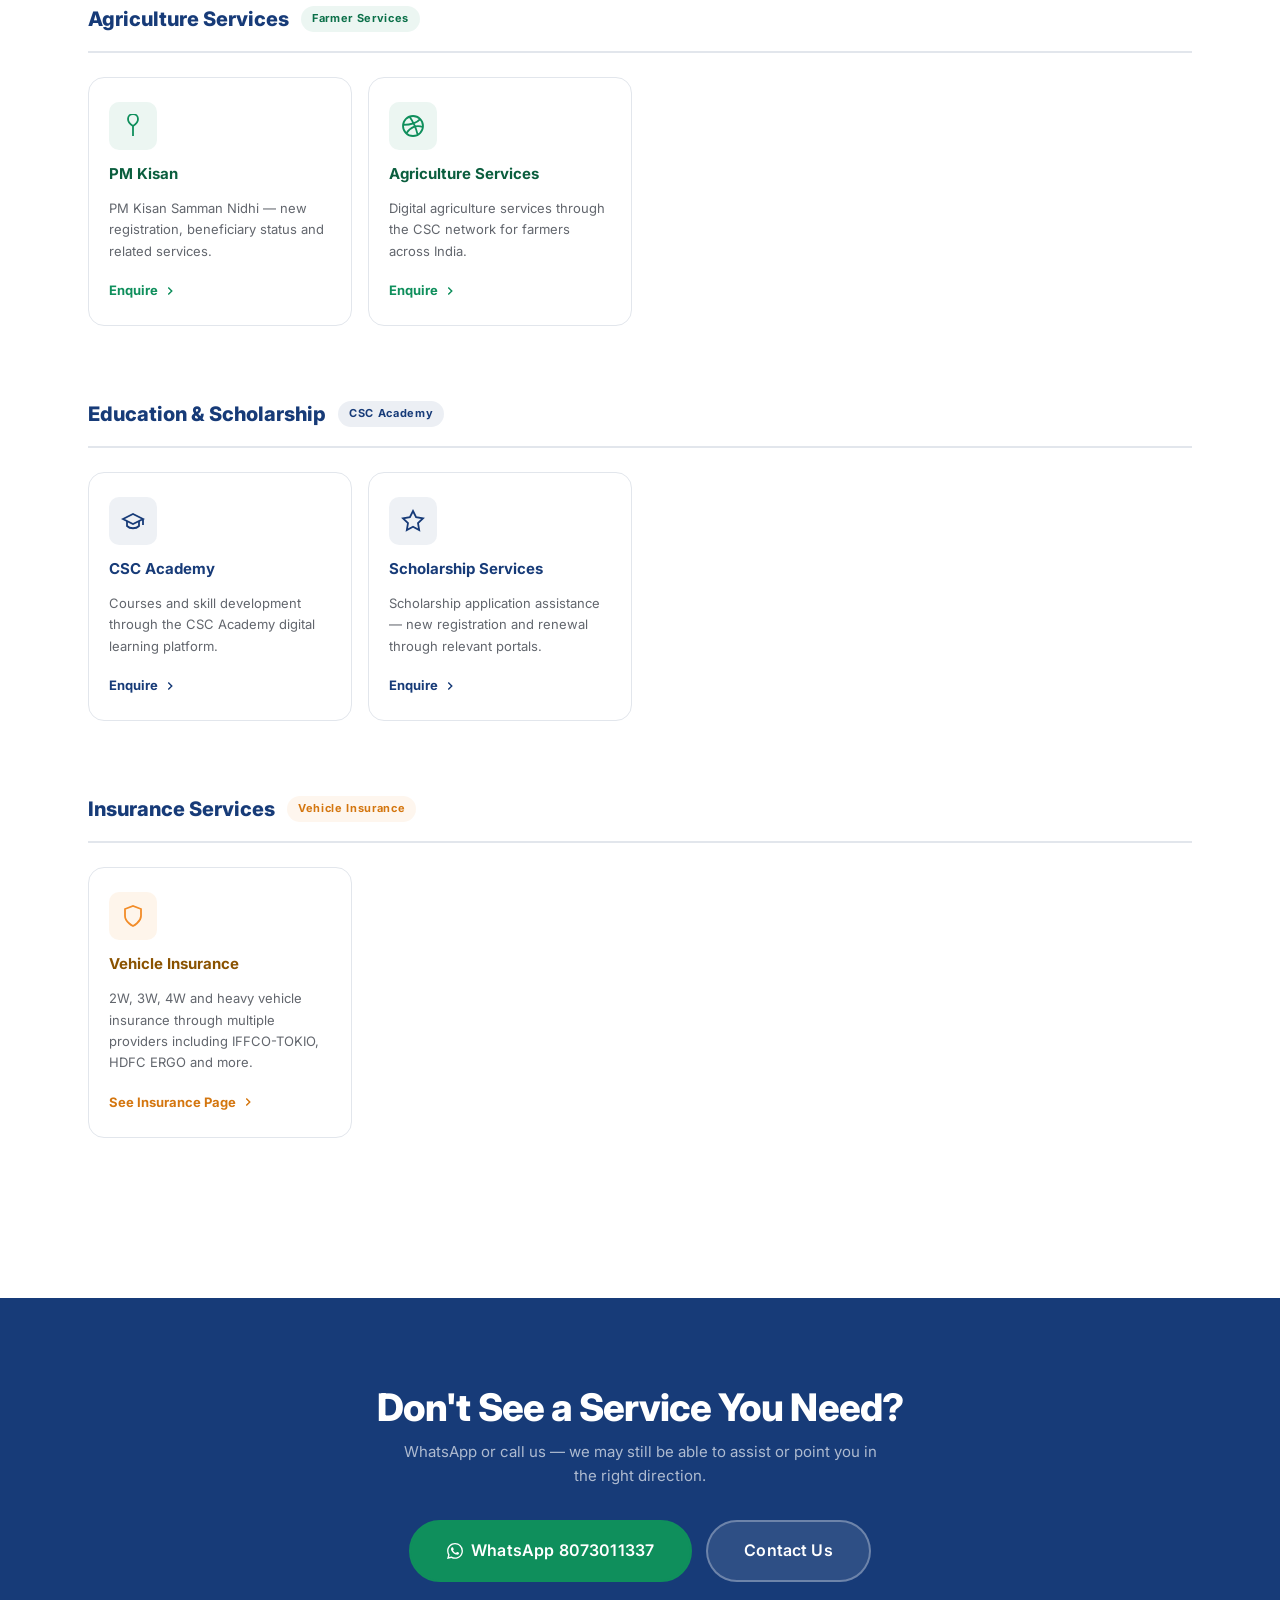
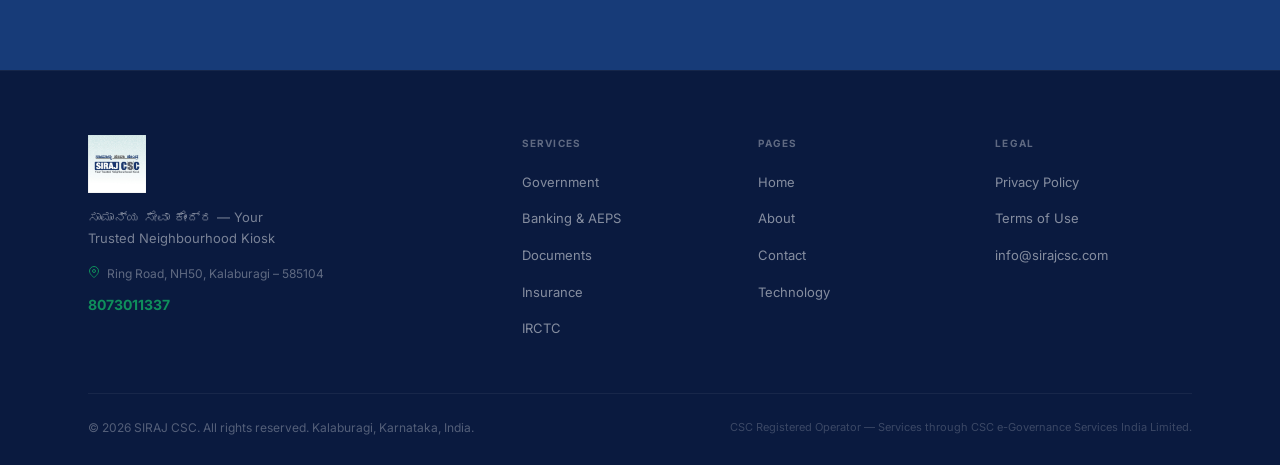
<file: services.html>
<!DOCTYPE html>
<html lang="en">
<head>
  <meta charset="UTF-8" />
  <meta name="viewport" content="width=device-width, initial-scale=1.0" />
  <title>All Services — SIRAJ CSC | Government, Banking, Insurance, Documents</title>
  <meta name="description" content="Complete list of services at SIRAJ CSC Kalaburagi — Aadhaar, PAN, Banking, AEPS, IRCTC, Passport, Certificates, Insurance, Agriculture, Education and more." />
  <meta property="og:title" content="Services — SIRAJ CSC" />
  <meta property="og:url" content="https://sirajcsc.com/services.html" />
  <link rel="canonical" href="https://sirajcsc.com/services.html" />
  <link rel="icon" type="image/svg+xml" href="assets/favicon.svg" />
  <link rel="preconnect" href="https://fonts.googleapis.com" />
  <link rel="preconnect" href="https://fonts.gstatic.com" crossorigin />
  <link href="https://fonts.googleapis.com/css2?family=Inter:wght@300;400;500;600;700;800;900&display=swap" rel="stylesheet" />
  <link rel="stylesheet" href="css/main.css" />
</head>
<body>

  <header class="nav" id="nav" role="banner">
    <div class="nav-inner">
      <a href="index.html" class="nav-logo" aria-label="SIRAJ CSC Home">
        <img src="assets/brand/siraj-csc-logo.jpg" alt="SIRAJ CSC" class="nav-logo-img" id="nav-logo-img"
             onerror="this.style.display='none';document.getElementById('nav-logo-fb').style.display='flex';" />
        <div class="nav-logo-fallback" id="nav-logo-fb">
          <span class="l-name">SIRAJ CSC</span><span class="l-tag">ಸಾಮಾನ್ಯ ಸೇವಾ ಕೇಂದ್ರ</span>
        </div>
      </a>
      <nav class="nav-links" id="nav-links" aria-label="Main navigation">
        <a href="index.html"      class="nav-link">Home</a>
        <a href="services.html"   class="nav-link active" aria-current="page">Services</a>
        <a href="insurance.html"  class="nav-link">Insurance</a>
        <a href="technology.html" class="nav-link">Technology</a>
        <a href="about.html"      class="nav-link">About</a>
        <a href="contact.html"    class="nav-link">Contact</a>
      </nav>
      <div class="nav-right">
        <a href="tel:8073011337" class="nav-phone"><svg width="14" height="14" viewBox="0 0 24 24" fill="none" stroke="currentColor" stroke-width="2.5"><path d="M22 16.92v3a2 2 0 0 1-2.18 2 19.79 19.79 0 0 1-8.63-3.07A19.5 19.5 0 0 1 4.69 13 19.79 19.79 0 0 1 1.61 4.4 2 2 0 0 1 3.6 2.21h3a2 2 0 0 1 2 1.72 12.84 12.84 0 0 0 .7 2.81 2 2 0 0 1-.45 2.11L7.91 9.91a16 16 0 0 0 6.18 6.18l.95-.95a2 2 0 0 1 2.11-.45 12.84 12.84 0 0 0 2.81.7A2 2 0 0 1 22 16.92z"/></svg>8073011337</a>
        <a href="https://wa.me/918073011337" class="btn btn-whatsapp btn-sm nav-cta" target="_blank" rel="noopener noreferrer">WhatsApp</a>
        <button class="nav-burger" id="nav-burger" aria-label="Open menu" aria-expanded="false" aria-controls="nav-drawer"><span></span><span></span><span></span></button>
      </div>
    </div>
  </header>
  <nav class="nav-drawer" id="nav-drawer" aria-label="Mobile navigation">
    <a href="index.html"      class="nav-link">Home</a>
    <a href="services.html"   class="nav-link active">Services</a>
    <a href="insurance.html"  class="nav-link">Insurance</a>
    <a href="technology.html" class="nav-link">Technology</a>
    <a href="about.html"      class="nav-link">About</a>
    <a href="contact.html"    class="nav-link">Contact</a>
    <a href="https://wa.me/918073011337" class="btn btn-whatsapp wa-drawer-btn" target="_blank" rel="noopener noreferrer">WhatsApp 8073011337</a>
  </nav>
  <a href="https://wa.me/918073011337" class="wa-fab" aria-label="WhatsApp" target="_blank" rel="noopener noreferrer">
    <svg viewBox="0 0 24 24"><path d="M17.472 14.382c-.297-.149-1.758-.867-2.03-.967-.273-.099-.471-.148-.67.15-.197.297-.767.966-.94 1.164-.173.199-.347.223-.644.075-.297-.15-1.255-.463-2.39-1.475-.883-.788-1.48-1.761-1.653-2.059-.173-.297-.018-.458.13-.606.134-.133.298-.347.446-.52.149-.174.198-.298.298-.497.099-.198.05-.371-.025-.52-.075-.149-.669-1.612-.916-2.207-.242-.579-.487-.5-.669-.51-.173-.008-.371-.01-.57-.01-.198 0-.52.074-.792.372-.272.297-1.04 1.016-1.04 2.479 0 1.462 1.065 2.875 1.213 3.074.149.198 2.096 3.2 5.077 4.487.709.306 1.262.489 1.694.625.712.227 1.36.195 1.871.118.571-.085 1.758-.719 2.006-1.413.248-.694.248-1.289.173-1.413-.074-.124-.272-.198-.57-.347m-5.421 7.403h-.004a9.87 9.87 0 0 1-5.031-1.378l-.361-.214-3.741.982.998-3.648-.235-.374a9.86 9.86 0 0 1-1.51-5.26c.001-5.45 4.436-9.884 9.888-9.884 2.64 0 5.122 1.03 6.988 2.898a9.825 9.825 0 0 1 2.893 6.994c-.003 5.45-4.437 9.884-9.885 9.884m8.413-18.297A11.815 11.815 0 0 0 12.05 0C5.495 0 .16 5.335.157 11.892c0 2.096.547 4.142 1.588 5.945L.057 24l6.305-1.654a11.882 11.882 0 0 0 5.683 1.448h.005c6.554 0 11.89-5.335 11.893-11.893a11.821 11.821 0 0 0-3.48-8.413z"/></svg>
  </a>

  <main id="main-content">

    <section class="pg-hero" aria-labelledby="svc-h1">
      <div class="container">
        <div class="t-label t-label--light" style="margin-bottom:16px;">CSC e-Governance Services India Limited</div>
        <h1 id="svc-h1">Get All Services Under One Roof</h1>
        <p>Government, financial, document, travel, agricultural, insurance and digital services — all available at SIRAJ CSC, Kalaburagi.</p>
        <!-- MeitY Services Poster -->
        <div style="margin-top:32px;border-radius:var(--r-xl);overflow:hidden;box-shadow:var(--sh-xl);">
          <img src="assets/posters/meity-services.jpg"
               alt="SIRAJ CSC complete services — Government, Banking, PAN, IRCTC, Passport, Insurance, Education, Agriculture, e-District, Aadhaar, Ayushman, e-Shram, PM Kisan, UDID, DigiLocker"
               style="width:100%;height:auto;display:block;"
               onerror="this.parentElement.style.display='none';" />
        </div>
      </div>
    </section>

    <section class="section section-white" id="services-list" aria-label="All services">
      <div class="container">

        <!-- GOVERNMENT -->
        <div class="cat-section" id="government">
          <div class="cat-head">
            <h2>Government &amp; Citizen Services</h2>
            <span class="cat-badge">Core CSC Services</span>
          </div>
          <div class="svc-grid">
            <div class="svc-card reveal" id="s-aadhaar"><div class="svc-card-icon"><svg viewBox="0 0 24 24" fill="none" stroke="currentColor" stroke-width="1.8"><rect x="2" y="5" width="20" height="14" rx="2"/><line x1="2" y1="10" x2="22" y2="10"/><line x1="6" y1="15" x2="12" y2="15"/></svg></div><h3>Aadhaar Services</h3><p>Enrollment, update, name/address/mobile correction through CSC Aadhaar platform.</p><a href="https://wa.me/918073011337?text=I%20need%20Aadhaar%20service" class="svc-card-cta" target="_blank" rel="noopener noreferrer">Enquire <svg viewBox="0 0 24 24" fill="none" stroke="currentColor" stroke-width="2.5"><polyline points="9 18 15 12 9 6"/></svg></a></div>
            <div class="svc-card reveal reveal-delay-1" id="s-voter"><div class="svc-card-icon"><svg viewBox="0 0 24 24" fill="none" stroke="currentColor" stroke-width="1.8"><polyline points="9 11 12 14 22 4"/><path d="M21 12v7a2 2 0 0 1-2 2H5a2 2 0 0 1-2-2V5a2 2 0 0 1 2-2h11"/></svg></div><h3>Voter ID / Election Card</h3><p>Voter ID registration, updates, corrections and election-related citizen services.</p><a href="contact.html" class="svc-card-cta">Enquire <svg viewBox="0 0 24 24" fill="none" stroke="currentColor" stroke-width="2.5"><polyline points="9 18 15 12 9 6"/></svg></a></div>
            <div class="svc-card reveal reveal-delay-2" id="s-ayushman"><div class="svc-card-icon"><svg viewBox="0 0 24 24" fill="none" stroke="currentColor" stroke-width="1.8"><path d="M22 12h-4l-3 9L9 3l-3 9H2"/></svg></div><h3>Ayushman Bharat Card</h3><p>PM-JAY Ayushman Bharat health card — new registration and updates.</p><a href="contact.html" class="svc-card-cta">Enquire <svg viewBox="0 0 24 24" fill="none" stroke="currentColor" stroke-width="2.5"><polyline points="9 18 15 12 9 6"/></svg></a></div>
            <div class="svc-card reveal reveal-delay-3" id="s-eshram"><div class="svc-card-icon"><svg viewBox="0 0 24 24" fill="none" stroke="currentColor" stroke-width="1.8"><rect x="2" y="7" width="20" height="14" rx="2"/><path d="M16 7V5a2 2 0 0 0-4 0v2"/><line x1="12" y1="12" x2="12" y2="16"/><line x1="10" y1="14" x2="14" y2="14"/></svg></div><h3>e-Shram Card</h3><p>National database registration for unorganised workers — new registration and updates.</p><a href="contact.html" class="svc-card-cta">Enquire <svg viewBox="0 0 24 24" fill="none" stroke="currentColor" stroke-width="2.5"><polyline points="9 18 15 12 9 6"/></svg></a></div>
            <div class="svc-card reveal" id="s-ration"><div class="svc-card-icon"><svg viewBox="0 0 24 24" fill="none" stroke="currentColor" stroke-width="1.8"><path d="M3 3h18v4H3z"/><path d="M3 7v14l9-3 9 3V7"/></svg></div><h3>Ration Card</h3><p>Karnataka ration card — new application, correction and update services.</p><a href="contact.html" class="svc-card-cta">Enquire <svg viewBox="0 0 24 24" fill="none" stroke="currentColor" stroke-width="2.5"><polyline points="9 18 15 12 9 6"/></svg></a></div>
            <div class="svc-card reveal reveal-delay-1" id="s-udid"><div class="svc-card-icon"><svg viewBox="0 0 24 24" fill="none" stroke="currentColor" stroke-width="1.8"><path d="M20 21v-2a4 4 0 0 0-4-4H8a4 4 0 0 0-4 4v2"/><circle cx="12" cy="7" r="4"/></svg></div><h3>UDID Card</h3><p>Unique Disability ID — Swavlamban portal services for persons with disabilities.</p><a href="contact.html" class="svc-card-cta">Enquire <svg viewBox="0 0 24 24" fill="none" stroke="currentColor" stroke-width="2.5"><polyline points="9 18 15 12 9 6"/></svg></a></div>
            <div class="svc-card reveal reveal-delay-2" id="s-apy"><div class="svc-card-icon"><svg viewBox="0 0 24 24" fill="none" stroke="currentColor" stroke-width="1.8"><path d="M12 2v20M17 5H9.5a3.5 3.5 0 0 0 0 7h5a3.5 3.5 0 0 1 0 7H6"/></svg></div><h3>Atal Pension Yojana</h3><p>APY pension scheme enrollment for unorganised sector workers.</p><a href="contact.html" class="svc-card-cta">Enquire <svg viewBox="0 0 24 24" fill="none" stroke="currentColor" stroke-width="2.5"><polyline points="9 18 15 12 9 6"/></svg></a></div>
            <div class="svc-card reveal reveal-delay-3" id="s-edistrict"><div class="svc-card-icon"><svg viewBox="0 0 24 24" fill="none" stroke="currentColor" stroke-width="1.8"><rect x="3" y="3" width="18" height="18" rx="2"/><path d="M3 9h18M9 21V9"/></svg></div><h3>e-District Services</h3><p>Karnataka e-District portal services — certificates, applications, citizen services.</p><a href="contact.html" class="svc-card-cta">Enquire <svg viewBox="0 0 24 24" fill="none" stroke="currentColor" stroke-width="2.5"><polyline points="9 18 15 12 9 6"/></svg></a></div>
          </div>
        </div>

        <!-- DOCUMENTS -->
        <div class="cat-section" id="documents">
          <div class="cat-head">
            <h2>Document &amp; Certificate Services</h2>
            <span class="cat-badge" style="background:rgba(23,59,120,0.08);color:var(--navy);">IDs &amp; Certificates</span>
          </div>
          <div class="svc-grid">
            <div class="svc-card reveal" id="s-pan"><div class="svc-card-icon"><svg viewBox="0 0 24 24" fill="none" stroke="currentColor" stroke-width="1.8"><rect x="2" y="5" width="20" height="14" rx="2"/><circle cx="8" cy="11" r="2"/><line x1="13" y1="9" x2="19" y2="9"/><line x1="13" y1="13" x2="17" y2="13"/></svg></div><h3>PAN Card Services</h3><p>New PAN card application and correction through the authorised CSC platform.</p><a href="contact.html" class="svc-card-cta">Enquire <svg viewBox="0 0 24 24" fill="none" stroke="currentColor" stroke-width="2.5"><polyline points="9 18 15 12 9 6"/></svg></a></div>
            <div class="svc-card reveal reveal-delay-1" id="s-passport"><div class="svc-card-icon"><svg viewBox="0 0 24 24" fill="none" stroke="currentColor" stroke-width="1.8"><path d="M14 2H6a2 2 0 0 0-2 2v16a2 2 0 0 0 2 2h12a2 2 0 0 0 2-2V8z"/><polyline points="14 2 14 8 20 8"/><circle cx="10" cy="15" r="2"/></svg></div><h3>Passport Seva</h3><p>Fresh passport and renewal application, appointment booking through CSC.</p><a href="contact.html" class="svc-card-cta">Enquire <svg viewBox="0 0 24 24" fill="none" stroke="currentColor" stroke-width="2.5"><polyline points="9 18 15 12 9 6"/></svg></a></div>
            <div class="svc-card reveal reveal-delay-2" id="s-income"><div class="svc-card-icon"><svg viewBox="0 0 24 24" fill="none" stroke="currentColor" stroke-width="1.8"><path d="M14 2H6a2 2 0 0 0-2 2v16a2 2 0 0 0 2 2h12a2 2 0 0 0 2-2V8z"/><polyline points="14 2 14 8 20 8"/><line x1="16" y1="13" x2="8" y2="13"/><line x1="16" y1="17" x2="8" y2="17"/></svg></div><h3>Income &amp; Caste Certificate</h3><p>Karnataka e-District — new application and corrections for income and caste certificates.</p><a href="contact.html" class="svc-card-cta">Enquire <svg viewBox="0 0 24 24" fill="none" stroke="currentColor" stroke-width="2.5"><polyline points="9 18 15 12 9 6"/></svg></a></div>
            <div class="svc-card reveal reveal-delay-3" id="s-birth"><div class="svc-card-icon"><svg viewBox="0 0 24 24" fill="none" stroke="currentColor" stroke-width="1.8"><path d="M14 2H6a2 2 0 0 0-2 2v16a2 2 0 0 0 2 2h12a2 2 0 0 0 2-2V8z"/><polyline points="14 2 14 8 20 8"/><path d="M12 18v-6M9 15h6"/></svg></div><h3>Birth Certificate</h3><p>New birth certificate registration and correction of existing records.</p><a href="contact.html" class="svc-card-cta">Enquire <svg viewBox="0 0 24 24" fill="none" stroke="currentColor" stroke-width="2.5"><polyline points="9 18 15 12 9 6"/></svg></a></div>
            <div class="svc-card reveal" id="s-estamp"><div class="svc-card-icon"><svg viewBox="0 0 24 24" fill="none" stroke="currentColor" stroke-width="1.8"><rect x="3" y="3" width="18" height="18" rx="2"/><path d="M8 12h8M12 8v8"/></svg></div><h3>e-Stamp</h3><p>Electronic stamping for legal agreements, rental deeds and official documents.</p><a href="contact.html" class="svc-card-cta">Enquire <svg viewBox="0 0 24 24" fill="none" stroke="currentColor" stroke-width="2.5"><polyline points="9 18 15 12 9 6"/></svg></a></div>
            <div class="svc-card reveal reveal-delay-1" id="s-digilocker"><div class="svc-card-icon"><svg viewBox="0 0 24 24" fill="none" stroke="currentColor" stroke-width="1.8"><path d="M21 16V8a2 2 0 0 0-1-1.73l-7-4a2 2 0 0 0-2 0l-7 4A2 2 0 0 0 3 8v8a2 2 0 0 0 1 1.73l7 4a2 2 0 0 0 2 0l7-4A2 2 0 0 0 21 16z"/></svg></div><h3>DigiLocker</h3><p>Account setup and document management on the Government of India's DigiLocker platform.</p><a href="contact.html" class="svc-card-cta">Enquire <svg viewBox="0 0 24 24" fill="none" stroke="currentColor" stroke-width="2.5"><polyline points="9 18 15 12 9 6"/></svg></a></div>
          </div>
        </div>

        <!-- BANKING -->
        <div class="cat-section" id="banking">
          <div class="cat-head">
            <h2>Banking &amp; Financial Services</h2>
            <span class="cat-badge" style="background:rgba(15,143,92,0.08);color:var(--green-dk);">AEPS &amp; Banking</span>
          </div>
          <div class="svc-grid">
            <div class="svc-card svc-card--green reveal" id="s-aeps"><div class="svc-card-icon"><svg viewBox="0 0 24 24" fill="none" stroke="currentColor" stroke-width="1.8"><rect x="2" y="5" width="20" height="14" rx="2"/><line x1="2" y1="10" x2="22" y2="10"/><line x1="6" y1="14" x2="9" y2="14"/></svg></div><h3>AEPS Cash Withdrawal</h3><p>Aadhaar-enabled cash withdrawal using biometric authentication — any linked bank.</p><a href="https://wa.me/918073011337?text=I%20need%20AEPS%20cash%20withdrawal" class="svc-card-cta" target="_blank" rel="noopener noreferrer">Enquire <svg viewBox="0 0 24 24" fill="none" stroke="currentColor" stroke-width="2.5"><polyline points="9 18 15 12 9 6"/></svg></a></div>
            <div class="svc-card svc-card--green reveal reveal-delay-1" id="s-banking"><div class="svc-card-icon"><svg viewBox="0 0 24 24" fill="none" stroke="currentColor" stroke-width="1.8"><rect x="2" y="7" width="20" height="14" rx="2"/><path d="M16 21V5a2 2 0 0 0-2-2h-4a2 2 0 0 0-2 2v16"/></svg></div><h3>Bank Account Services</h3><p>Account opening assistance, balance enquiry and basic banking through BC-enabled services.</p><a href="contact.html" class="svc-card-cta">Enquire <svg viewBox="0 0 24 24" fill="none" stroke="currentColor" stroke-width="2.5"><polyline points="9 18 15 12 9 6"/></svg></a></div>
            <div class="svc-card svc-card--green reveal reveal-delay-2" id="s-billpay"><div class="svc-card-icon"><svg viewBox="0 0 24 24" fill="none" stroke="currentColor" stroke-width="1.8"><rect x="1" y="4" width="22" height="16" rx="2"/><line x1="1" y1="10" x2="23" y2="10"/></svg></div><h3>Bharat BillPay</h3><p>Electricity, water, gas, broadband and mobile bills through Bharat BillPay platform.</p><a href="contact.html" class="svc-card-cta">Enquire <svg viewBox="0 0 24 24" fill="none" stroke="currentColor" stroke-width="2.5"><polyline points="9 18 15 12 9 6"/></svg></a></div>
            <div class="svc-card svc-card--green reveal reveal-delay-3" id="s-estore"><div class="svc-card-icon"><svg viewBox="0 0 24 24" fill="none" stroke="currentColor" stroke-width="1.8"><circle cx="9" cy="21" r="1"/><circle cx="20" cy="21" r="1"/><path d="M1 1h4l2.68 13.39a2 2 0 0 0 2 1.61h9.72a2 2 0 0 0 2-1.61L23 6H6"/></svg></div><h3>CSC eStore</h3><p>Government products and citizen services available through the CSC eStore digital platform.</p><a href="contact.html" class="svc-card-cta">Enquire <svg viewBox="0 0 24 24" fill="none" stroke="currentColor" stroke-width="2.5"><polyline points="9 18 15 12 9 6"/></svg></a></div>
          </div>
        </div>

        <!-- IRCTC -->
        <div class="cat-section" id="irctc">
          <div class="cat-head">
            <h2>Travel &amp; Ticketing</h2>
            <span class="cat-badge" style="background:rgba(242,140,40,0.08);color:var(--orange-dk);">IRCTC</span>
          </div>
          <div class="svc-grid">
            <div class="svc-card svc-card--orange reveal" id="s-irctc"><div class="svc-card-icon"><svg viewBox="0 0 24 24" fill="none" stroke="currentColor" stroke-width="1.8"><rect x="1" y="6" width="22" height="12" rx="2"/><path d="M8 6V4a2 2 0 0 1 2-2h4a2 2 0 0 1 2 2v2"/><line x1="1" y1="14" x2="23" y2="14"/></svg></div><h3>IRCTC Train Booking</h3><p>Train ticket booking and reservation through the IRCTC platform via CSC.</p><a href="https://wa.me/918073011337?text=I%20need%20train%20ticket%20booking" class="svc-card-cta" target="_blank" rel="noopener noreferrer">Book Now <svg viewBox="0 0 24 24" fill="none" stroke="currentColor" stroke-width="2.5"><polyline points="9 18 15 12 9 6"/></svg></a></div>
          </div>
        </div>

        <!-- AGRICULTURE -->
        <div class="cat-section" id="agriculture">
          <div class="cat-head">
            <h2>Agriculture Services</h2>
            <span class="cat-badge" style="background:rgba(15,143,92,0.08);color:var(--green-dk);">Farmer Services</span>
          </div>
          <div class="svc-grid">
            <div class="svc-card svc-card--green reveal" id="s-pmkisan"><div class="svc-card-icon"><svg viewBox="0 0 24 24" fill="none" stroke="currentColor" stroke-width="1.8"><path d="M12 22V12M12 12C12 12 7 9 7 5a5 5 0 0 1 10 0c0 4-5 7-5 7z"/></svg></div><h3>PM Kisan</h3><p>PM Kisan Samman Nidhi — new registration, beneficiary status and related services.</p><a href="contact.html" class="svc-card-cta">Enquire <svg viewBox="0 0 24 24" fill="none" stroke="currentColor" stroke-width="2.5"><polyline points="9 18 15 12 9 6"/></svg></a></div>
            <div class="svc-card svc-card--green reveal reveal-delay-1" id="s-agri"><div class="svc-card-icon"><svg viewBox="0 0 24 24" fill="none" stroke="currentColor" stroke-width="1.8"><circle cx="12" cy="12" r="10"/><path d="M8.56 2.75c4.37 6.03 6.02 9.42 8.03 17.72m2.54-15.38c-3.72 4.35-8.94 5.66-16.88 5.85m19.5 1.9c-3.5-.93-6.63-.82-8.94 0-2.58.92-5.01 2.86-7.44 6.32"/></svg></div><h3>Agriculture Services</h3><p>Digital agriculture services through the CSC network for farmers across India.</p><a href="contact.html" class="svc-card-cta">Enquire <svg viewBox="0 0 24 24" fill="none" stroke="currentColor" stroke-width="2.5"><polyline points="9 18 15 12 9 6"/></svg></a></div>
          </div>
        </div>

        <!-- EDUCATION -->
        <div class="cat-section" id="education">
          <div class="cat-head">
            <h2>Education &amp; Scholarship</h2>
            <span class="cat-badge">CSC Academy</span>
          </div>
          <div class="svc-grid">
            <div class="svc-card reveal" id="s-academy"><div class="svc-card-icon"><svg viewBox="0 0 24 24" fill="none" stroke="currentColor" stroke-width="1.8"><path d="M22 10v6M2 10l10-5 10 5-10 5z"/><path d="M6 12v5c3 3 9 3 12 0v-5"/></svg></div><h3>CSC Academy</h3><p>Courses and skill development through the CSC Academy digital learning platform.</p><a href="contact.html" class="svc-card-cta">Enquire <svg viewBox="0 0 24 24" fill="none" stroke="currentColor" stroke-width="2.5"><polyline points="9 18 15 12 9 6"/></svg></a></div>
            <div class="svc-card reveal reveal-delay-1" id="s-scholar"><div class="svc-card-icon"><svg viewBox="0 0 24 24" fill="none" stroke="currentColor" stroke-width="1.8"><path d="M12 2l3.09 6.26L22 9.27l-5 4.87 1.18 6.88L12 17.77l-6.18 3.25L7 14.14 2 9.27l6.91-1.01L12 2z"/></svg></div><h3>Scholarship Services</h3><p>Scholarship application assistance — new registration and renewal through relevant portals.</p><a href="contact.html" class="svc-card-cta">Enquire <svg viewBox="0 0 24 24" fill="none" stroke="currentColor" stroke-width="2.5"><polyline points="9 18 15 12 9 6"/></svg></a></div>
          </div>
        </div>

        <!-- INSURANCE -->
        <div class="cat-section" id="insurance">
          <div class="cat-head">
            <h2>Insurance Services</h2>
            <span class="cat-badge" style="background:rgba(242,140,40,0.08);color:var(--orange-dk);">Vehicle Insurance</span>
          </div>
          <div class="svc-grid">
            <div class="svc-card svc-card--orange reveal" id="s-vins"><div class="svc-card-icon"><svg viewBox="0 0 24 24" fill="none" stroke="currentColor" stroke-width="1.8"><path d="M12 22s8-4 8-10V5l-8-3-8 3v7c0 6 8 10 8 10z"/></svg></div><h3>Vehicle Insurance</h3><p>2W, 3W, 4W and heavy vehicle insurance through multiple providers including IFFCO-TOKIO, HDFC ERGO and more.</p><a href="insurance.html" class="svc-card-cta">See Insurance Page <svg viewBox="0 0 24 24" fill="none" stroke="currentColor" stroke-width="2.5"><polyline points="9 18 15 12 9 6"/></svg></a></div>
          </div>
        </div>

      </div>
    </section>

    <!-- CTA -->
    <section class="section section-navy" aria-label="Contact CTA">
      <div class="container" style="text-align:center;">
        <h2 class="t-h2 text-white" style="margin-bottom:12px;">Don't See a Service You Need?</h2>
        <p style="color:rgba(255,255,255,0.65);margin-bottom:32px;max-width:480px;margin-left:auto;margin-right:auto;font-size:15px;">WhatsApp or call us — we may still be able to assist or point you in the right direction.</p>
        <div style="display:flex;gap:14px;justify-content:center;flex-wrap:wrap;">
          <a href="https://wa.me/918073011337" class="btn btn-whatsapp btn-xl" target="_blank" rel="noopener noreferrer" id="svc-wa-btn">
            <svg width="18" height="18" viewBox="0 0 24 24" fill="currentColor"><path d="M17.472 14.382c-.297-.149-1.758-.867-2.03-.967-.273-.099-.471-.148-.67.15-.197.297-.767.966-.94 1.164-.173.199-.347.223-.644.075-.297-.15-1.255-.463-2.39-1.475-.883-.788-1.48-1.761-1.653-2.059-.173-.297-.018-.458.13-.606.134-.133.298-.347.446-.52.149-.174.198-.298.298-.497.099-.198.05-.371-.025-.52-.075-.149-.669-1.612-.916-2.207-.242-.579-.487-.5-.669-.51-.173-.008-.371-.01-.57-.01-.198 0-.52.074-.792.372-.272.297-1.04 1.016-1.04 2.479 0 1.462 1.065 2.875 1.213 3.074.149.198 2.096 3.2 5.077 4.487.709.306 1.262.489 1.694.625.712.227 1.36.195 1.871.118.571-.085 1.758-.719 2.006-1.413.248-.694.248-1.289.173-1.413-.074-.124-.272-.198-.57-.347m-5.421 7.403h-.004a9.87 9.87 0 0 1-5.031-1.378l-.361-.214-3.741.982.998-3.648-.235-.374a9.86 9.86 0 0 1-1.51-5.26c.001-5.45 4.436-9.884 9.888-9.884 2.64 0 5.122 1.03 6.988 2.898a9.825 9.825 0 0 1 2.893 6.994c-.003 5.45-4.437 9.884-9.885 9.884m8.413-18.297A11.815 11.815 0 0 0 12.05 0C5.495 0 .16 5.335.157 11.892c0 2.096.547 4.142 1.588 5.945L.057 24l6.305-1.654a11.882 11.882 0 0 0 5.683 1.448h.005c6.554 0 11.89-5.335 11.893-11.893a11.821 11.821 0 0 0-3.48-8.413z"/></svg>
            WhatsApp 8073011337
          </a>
          <a href="contact.html" class="btn btn-ghost btn-xl" id="svc-contact-btn">Contact Us</a>
        </div>
      </div>
    </section>

  </main>

  <footer class="footer" role="contentinfo">
    <div class="container">
      <div class="footer-main">
        <div>
          <img src="assets/brand/siraj-csc-logo.jpg" alt="SIRAJ CSC" class="footer-logo-img" onerror="this.style.display='none';" />
          <p class="footer-tagline">ಸಾಮಾನ್ಯ ಸೇವಾ ಕೇಂದ್ರ — Your Trusted Neighbourhood Kiosk</p>
          <div class="footer-addr"><svg width="12" height="12" viewBox="0 0 24 24" fill="none" stroke="currentColor" stroke-width="2"><path d="M21 10c0 7-9 13-9 13s-9-6-9-13a9 9 0 0 1 18 0z"/><circle cx="12" cy="10" r="3"/></svg>Ring Road, NH50, Kalaburagi – 585104</div>
          <div class="footer-tel"><a href="tel:8073011337">8073011337</a></div>
        </div>
        <div>
          <h4 class="footer-col-title">Services</h4>
          <ul class="footer-links">
            <li><a href="#government" class="footer-link">Government</a></li>
            <li><a href="#banking"    class="footer-link">Banking &amp; AEPS</a></li>
            <li><a href="#documents"  class="footer-link">Documents</a></li>
            <li><a href="insurance.html" class="footer-link">Insurance</a></li>
            <li><a href="#irctc"      class="footer-link">IRCTC</a></li>
          </ul>
        </div>
        <div>
          <h4 class="footer-col-title">Pages</h4>
          <ul class="footer-links">
            <li><a href="index.html"      class="footer-link">Home</a></li>
            <li><a href="about.html"      class="footer-link">About</a></li>
            <li><a href="contact.html"    class="footer-link">Contact</a></li>
            <li><a href="technology.html" class="footer-link">Technology</a></li>
          </ul>
        </div>
        <div>
          <h4 class="footer-col-title">Legal</h4>
          <ul class="footer-links">
            <li><a href="privacy.html" class="footer-link">Privacy Policy</a></li>
            <li><a href="terms.html"   class="footer-link">Terms of Use</a></li>
            <li><a href="mailto:info@sirajcsc.com" class="footer-link">info@sirajcsc.com</a></li>
          </ul>
        </div>
      </div>
      <div class="footer-bottom">
        <p class="footer-copy">&copy; 2026 SIRAJ CSC. All rights reserved. Kalaburagi, Karnataka, India.</p>
        <p class="footer-notice">CSC Registered Operator — Services through CSC e-Governance Services India Limited.</p>
      </div>
    </div>
  </footer>

  <script src="js/main.js"></script>
</body>
</html>
</file>
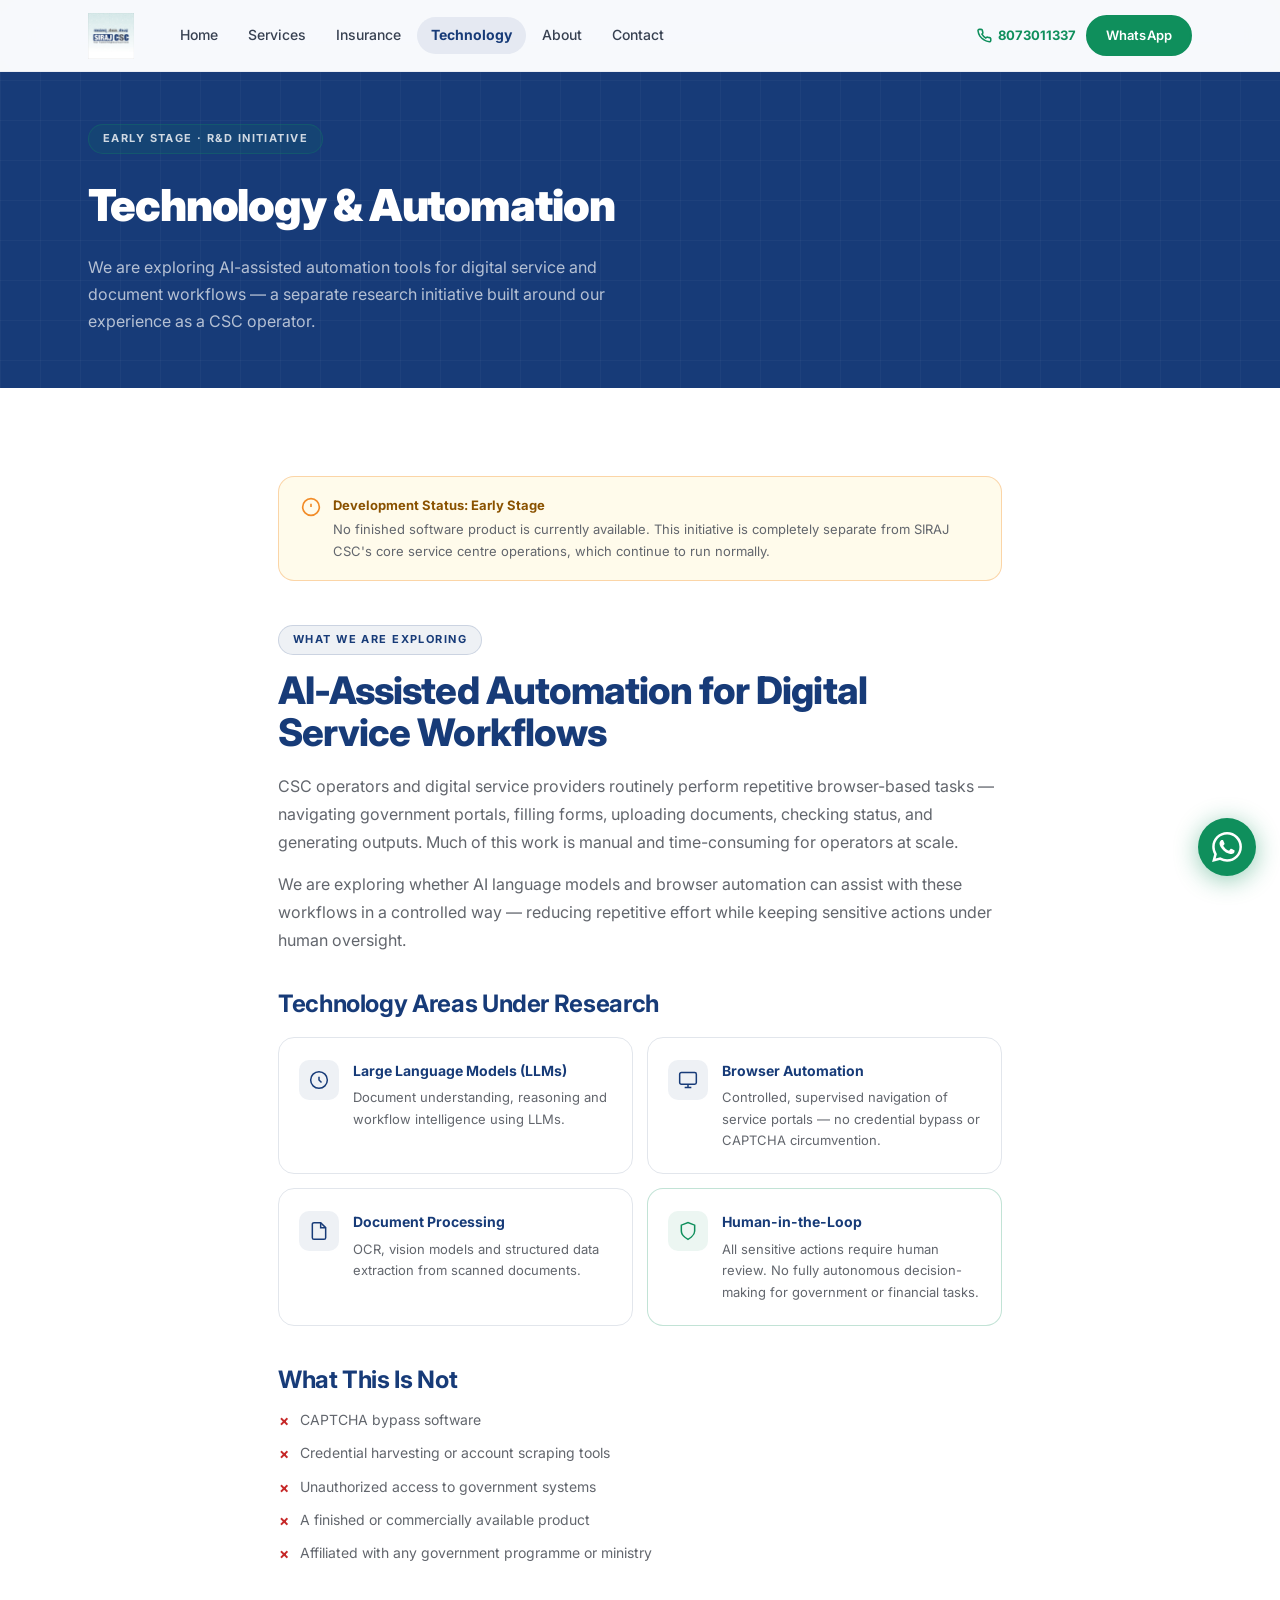
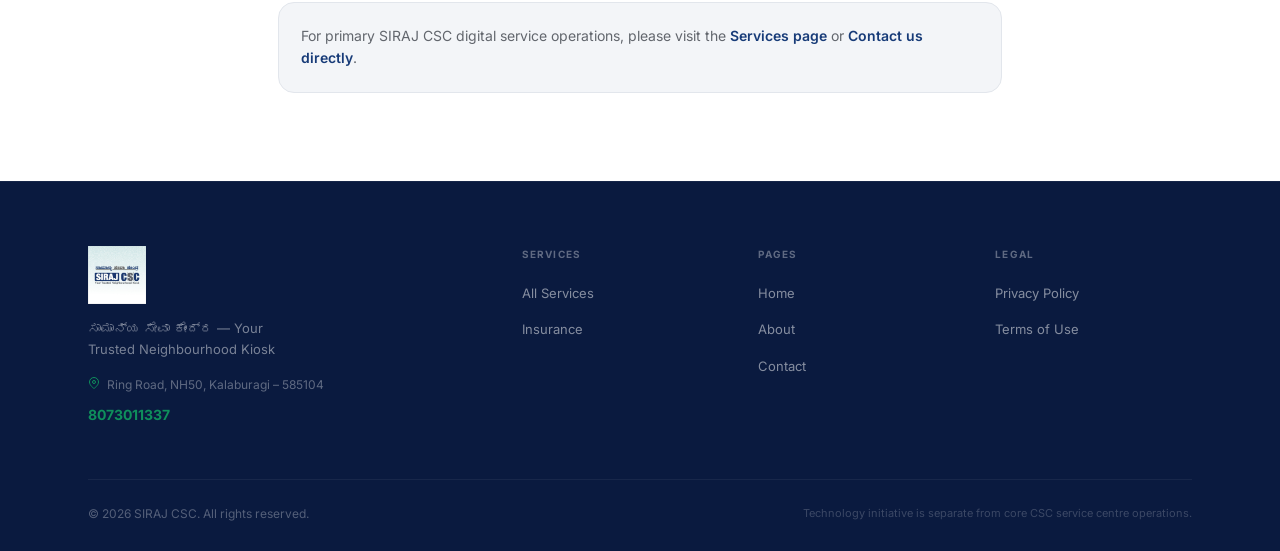
<file: technology.html>
<!DOCTYPE html>
<html lang="en">
<head>
  <meta charset="UTF-8" />
  <meta name="viewport" content="width=device-width, initial-scale=1.0" />
  <title>Technology &amp; Automation Initiative — SIRAJ CSC</title>
  <meta name="description" content="SIRAJ CSC is exploring AI-assisted automation tools for digital service and document workflows — an early-stage R&D initiative separate from core CSC operations." />
  <meta property="og:title" content="Technology Initiative — SIRAJ CSC" />
  <meta property="og:url" content="https://sirajcsc.com/technology.html" />
  <link rel="canonical" href="https://sirajcsc.com/technology.html" />
  <link rel="icon" type="image/svg+xml" href="assets/favicon.svg" />
  <link rel="preconnect" href="https://fonts.googleapis.com" />
  <link rel="preconnect" href="https://fonts.gstatic.com" crossorigin />
  <link href="https://fonts.googleapis.com/css2?family=Inter:wght@300;400;500;600;700;800;900&display=swap" rel="stylesheet" />
  <link rel="stylesheet" href="css/main.css" />
  <style>
    .tech-grid { display: grid; gap: 14px; grid-template-columns: 1fr; }
    @media(min-width:640px){ .tech-grid { grid-template-columns: 1fr 1fr; } }

    .tech-card {
      background: var(--white); border: 1.5px solid var(--border);
      border-radius: var(--r-lg); padding: 22px 20px;
      display: flex; gap: 14px; align-items: flex-start;
      transition: border-color var(--t-fast), box-shadow var(--t-fast);
    }
    .tech-card:hover { border-color: rgba(23,59,120,0.3); box-shadow: var(--sh-sm); }

    .tech-ico {
      width: 40px; height: 40px; flex-shrink: 0; border-radius: var(--r-md);
      background: rgba(23,59,120,0.07);
      display: flex; align-items: center; justify-content: center; color: var(--navy);
    }
    .tech-ico svg { width: 20px; height: 20px; }

    .tech-card h3 { font-size: 14px; font-weight: 700; color: var(--navy); margin-bottom: 5px; }
    .tech-card p  { font-size: 13px; color: var(--text-lt); line-height: 1.65; }

    .tech-nots { list-style: none; display: flex; flex-direction: column; gap: 10px; }
    .tech-nots li { display: flex; gap: 10px; font-size: 14px; color: var(--text-lt); align-items: flex-start; }
    .tech-nots li::before { content: '✗'; color: var(--error); flex-shrink: 0; font-weight: 700; margin-top: 1px; }
  </style>
</head>
<body>

  <header class="nav" id="nav" role="banner">
    <div class="nav-inner">
      <a href="index.html" class="nav-logo" aria-label="SIRAJ CSC Home">
        <img src="assets/brand/siraj-csc-logo.jpg" alt="SIRAJ CSC" class="nav-logo-img" id="nav-logo-img"
             onerror="this.style.display='none';document.getElementById('nav-logo-fb').style.display='flex';" />
        <div class="nav-logo-fallback" id="nav-logo-fb">
          <span class="l-name">SIRAJ CSC</span><span class="l-tag">ಸಾಮಾನ್ಯ ಸೇವಾ ಕೇಂದ್ರ</span>
        </div>
      </a>
      <nav class="nav-links" id="nav-links" aria-label="Main navigation">
        <a href="index.html"      class="nav-link">Home</a>
        <a href="services.html"   class="nav-link">Services</a>
        <a href="insurance.html"  class="nav-link">Insurance</a>
        <a href="technology.html" class="nav-link active" aria-current="page">Technology</a>
        <a href="about.html"      class="nav-link">About</a>
        <a href="contact.html"    class="nav-link">Contact</a>
      </nav>
      <div class="nav-right">
        <a href="tel:8073011337" class="nav-phone"><svg width="14" height="14" viewBox="0 0 24 24" fill="none" stroke="currentColor" stroke-width="2.5"><path d="M22 16.92v3a2 2 0 0 1-2.18 2 19.79 19.79 0 0 1-8.63-3.07A19.5 19.5 0 0 1 4.69 13 19.79 19.79 0 0 1 1.61 4.4 2 2 0 0 1 3.6 2.21h3a2 2 0 0 1 2 1.72 12.84 12.84 0 0 0 .7 2.81 2 2 0 0 1-.45 2.11L7.91 9.91a16 16 0 0 0 6.18 6.18l.95-.95a2 2 0 0 1 2.11-.45 12.84 12.84 0 0 0 2.81.7A2 2 0 0 1 22 16.92z"/></svg>8073011337</a>
        <a href="https://wa.me/918073011337" class="btn btn-whatsapp btn-sm nav-cta" target="_blank" rel="noopener noreferrer">WhatsApp</a>
        <button class="nav-burger" id="nav-burger" aria-label="Open menu" aria-expanded="false" aria-controls="nav-drawer"><span></span><span></span><span></span></button>
      </div>
    </div>
  </header>
  <nav class="nav-drawer" id="nav-drawer" aria-label="Mobile navigation">
    <a href="index.html" class="nav-link">Home</a>
    <a href="services.html" class="nav-link">Services</a>
    <a href="insurance.html" class="nav-link">Insurance</a>
    <a href="technology.html" class="nav-link active">Technology</a>
    <a href="about.html" class="nav-link">About</a>
    <a href="contact.html" class="nav-link">Contact</a>
    <a href="https://wa.me/918073011337" class="btn btn-whatsapp wa-drawer-btn" target="_blank" rel="noopener noreferrer">WhatsApp 8073011337</a>
  </nav>
  <a href="https://wa.me/918073011337" class="wa-fab" aria-label="WhatsApp" target="_blank" rel="noopener noreferrer">
    <svg viewBox="0 0 24 24"><path d="M17.472 14.382c-.297-.149-1.758-.867-2.03-.967-.273-.099-.471-.148-.67.15-.197.297-.767.966-.94 1.164-.173.199-.347.223-.644.075-.297-.15-1.255-.463-2.39-1.475-.883-.788-1.48-1.761-1.653-2.059-.173-.297-.018-.458.13-.606.134-.133.298-.347.446-.52.149-.174.198-.298.298-.497.099-.198.05-.371-.025-.52-.075-.149-.669-1.612-.916-2.207-.242-.579-.487-.5-.669-.51-.173-.008-.371-.01-.57-.01-.198 0-.52.074-.792.372-.272.297-1.04 1.016-1.04 2.479 0 1.462 1.065 2.875 1.213 3.074.149.198 2.096 3.2 5.077 4.487.709.306 1.262.489 1.694.625.712.227 1.36.195 1.871.118.571-.085 1.758-.719 2.006-1.413.248-.694.248-1.289.173-1.413-.074-.124-.272-.198-.57-.347m-5.421 7.403h-.004a9.87 9.87 0 0 1-5.031-1.378l-.361-.214-3.741.982.998-3.648-.235-.374a9.86 9.86 0 0 1-1.51-5.26c.001-5.45 4.436-9.884 9.888-9.884 2.64 0 5.122 1.03 6.988 2.898a9.825 9.825 0 0 1 2.893 6.994c-.003 5.45-4.437 9.884-9.885 9.884m8.413-18.297A11.815 11.815 0 0 0 12.05 0C5.495 0 .16 5.335.157 11.892c0 2.096.547 4.142 1.588 5.945L.057 24l6.305-1.654a11.882 11.882 0 0 0 5.683 1.448h.005c6.554 0 11.89-5.335 11.893-11.893a11.821 11.821 0 0 0-3.48-8.413z"/></svg>
  </a>

  <main id="main-content">

    <section class="pg-hero" aria-labelledby="tech-h1">
      <div class="container">
        <div class="t-label t-label--light" style="background:rgba(15,143,92,0.12);border-color:rgba(15,143,92,0.25);color:rgba(255,255,255,0.8);margin-bottom:16px;">Early Stage · R&amp;D Initiative</div>
        <h1 id="tech-h1">Technology &amp; Automation</h1>
        <p>We are exploring AI-assisted automation tools for digital service and document workflows — a separate research initiative built around our experience as a CSC operator.</p>
      </div>
    </section>

    <section class="section section-white" aria-labelledby="tech-about-h2">
      <div class="container" style="max-width:820px;">

        <!-- Development status callout -->
        <div style="background:#FFFBEB;border:1.5px solid rgba(242,140,40,0.35);border-radius:var(--r-lg);padding:18px 22px;margin-bottom:44px;display:flex;gap:12px;" class="reveal">
          <svg width="20" height="20" viewBox="0 0 24 24" fill="none" stroke="var(--orange)" stroke-width="2" style="flex-shrink:0;margin-top:2px;"><circle cx="12" cy="12" r="10"/><line x1="12" y1="8" x2="12" y2="12"/><line x1="12" y1="16" x2="12.01" y2="16"/></svg>
          <div>
            <div style="font-size:13px;font-weight:700;color:#8A5200;margin-bottom:4px;">Development Status: Early Stage</div>
            <div style="font-size:13px;color:var(--text-lt);line-height:1.65;">No finished software product is currently available. This initiative is completely separate from SIRAJ CSC's core service centre operations, which continue to run normally.</div>
          </div>
        </div>

        <div class="t-label" style="margin-bottom:14px;">What We Are Exploring</div>
        <h2 class="t-h2" id="tech-about-h2" style="margin-bottom:18px;">AI-Assisted Automation for Digital Service Workflows</h2>

        <p class="t-body" style="margin-bottom:14px;">CSC operators and digital service providers routinely perform repetitive browser-based tasks — navigating government portals, filling forms, uploading documents, checking status, and generating outputs. Much of this work is manual and time-consuming for operators at scale.</p>

        <p class="t-body" style="margin-bottom:36px;">We are exploring whether AI language models and browser automation can assist with these workflows in a controlled way — reducing repetitive effort while keeping sensitive actions under human oversight.</p>

        <h3 class="t-h3" style="margin-bottom:18px;">Technology Areas Under Research</h3>

        <div class="tech-grid reveal" style="margin-bottom:40px;">
          <div class="tech-card">
            <div class="tech-ico"><svg viewBox="0 0 24 24" fill="none" stroke="currentColor" stroke-width="1.8"><circle cx="12" cy="12" r="10"/><path d="M12 8v4l3 3"/></svg></div>
            <div><h3>Large Language Models (LLMs)</h3><p>Document understanding, reasoning and workflow intelligence using LLMs.</p></div>
          </div>
          <div class="tech-card">
            <div class="tech-ico"><svg viewBox="0 0 24 24" fill="none" stroke="currentColor" stroke-width="1.8"><rect x="2" y="3" width="20" height="14" rx="2"/><path d="M8 21h8M12 17v4"/></svg></div>
            <div><h3>Browser Automation</h3><p>Controlled, supervised navigation of service portals — no credential bypass or CAPTCHA circumvention.</p></div>
          </div>
          <div class="tech-card">
            <div class="tech-ico"><svg viewBox="0 0 24 24" fill="none" stroke="currentColor" stroke-width="1.8"><path d="M14 2H6a2 2 0 0 0-2 2v16a2 2 0 0 0 2 2h12a2 2 0 0 0 2-2V8z"/><polyline points="14 2 14 8 20 8"/></svg></div>
            <div><h3>Document Processing</h3><p>OCR, vision models and structured data extraction from scanned documents.</p></div>
          </div>
          <div class="tech-card" style="border-color:rgba(15,143,92,0.25);">
            <div class="tech-ico" style="background:rgba(15,143,92,0.08);color:var(--green);"><svg viewBox="0 0 24 24" fill="none" stroke="currentColor" stroke-width="1.8"><path d="M12 22s8-4 8-10V5l-8-3-8 3v7c0 6 8 10 8 10z"/></svg></div>
            <div><h3>Human-in-the-Loop</h3><p>All sensitive actions require human review. No fully autonomous decision-making for government or financial tasks.</p></div>
          </div>
        </div>

        <h3 class="t-h3" style="margin-bottom:14px;">What This Is Not</h3>
        <ul class="tech-nots reveal">
          <li>CAPTCHA bypass software</li>
          <li>Credential harvesting or account scraping tools</li>
          <li>Unauthorized access to government systems</li>
          <li>A finished or commercially available product</li>
          <li>Affiliated with any government programme or ministry</li>
        </ul>

        <div style="margin-top:36px;padding:22px;background:var(--light-grey);border:1.5px solid var(--border);border-radius:var(--r-lg);">
          <p style="font-size:14px;color:var(--text-lt);margin:0;">For primary SIRAJ CSC digital service operations, please visit the <a href="services.html" style="color:var(--navy);font-weight:600;">Services page</a> or <a href="contact.html" style="color:var(--navy);font-weight:600;">Contact us directly</a>.</p>
        </div>
      </div>
    </section>

  </main>

  <footer class="footer" role="contentinfo">
    <div class="container">
      <div class="footer-main">
        <div>
          <img src="assets/brand/siraj-csc-logo.jpg" alt="SIRAJ CSC" class="footer-logo-img" onerror="this.style.display='none';" />
          <p class="footer-tagline">ಸಾಮಾನ್ಯ ಸೇವಾ ಕೇಂದ್ರ — Your Trusted Neighbourhood Kiosk</p>
          <div class="footer-addr"><svg width="12" height="12" viewBox="0 0 24 24" fill="none" stroke="currentColor" stroke-width="2"><path d="M21 10c0 7-9 13-9 13s-9-6-9-13a9 9 0 0 1 18 0z"/><circle cx="12" cy="10" r="3"/></svg>Ring Road, NH50, Kalaburagi – 585104</div>
          <div class="footer-tel"><a href="tel:8073011337">8073011337</a></div>
        </div>
        <div><h4 class="footer-col-title">Services</h4><ul class="footer-links"><li><a href="services.html" class="footer-link">All Services</a></li><li><a href="insurance.html" class="footer-link">Insurance</a></li></ul></div>
        <div><h4 class="footer-col-title">Pages</h4><ul class="footer-links"><li><a href="index.html" class="footer-link">Home</a></li><li><a href="about.html" class="footer-link">About</a></li><li><a href="contact.html" class="footer-link">Contact</a></li></ul></div>
        <div><h4 class="footer-col-title">Legal</h4><ul class="footer-links"><li><a href="privacy.html" class="footer-link">Privacy Policy</a></li><li><a href="terms.html" class="footer-link">Terms of Use</a></li></ul></div>
      </div>
      <div class="footer-bottom">
        <p class="footer-copy">&copy; 2026 SIRAJ CSC. All rights reserved.</p>
        <p class="footer-notice">Technology initiative is separate from core CSC service centre operations.</p>
      </div>
    </div>
  </footer>

  <script src="js/main.js"></script>
</body>
</html>
</file>
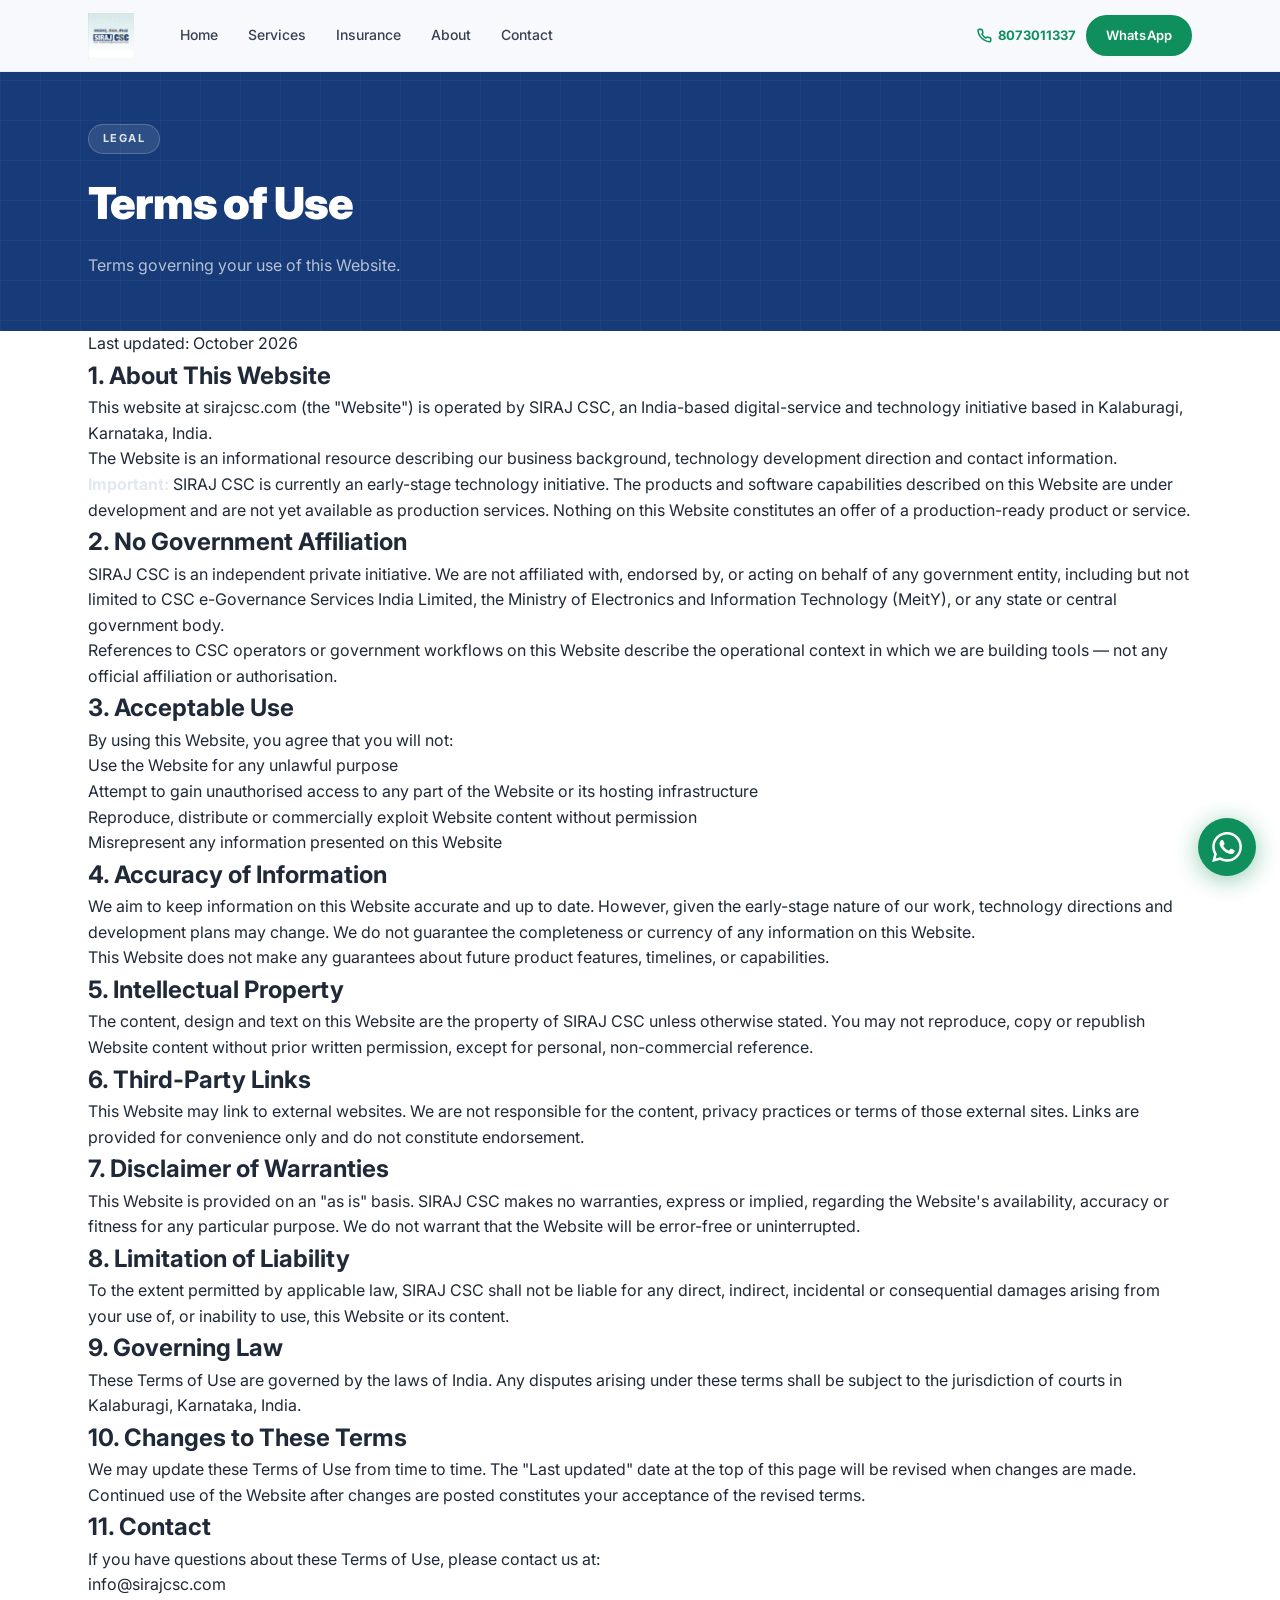
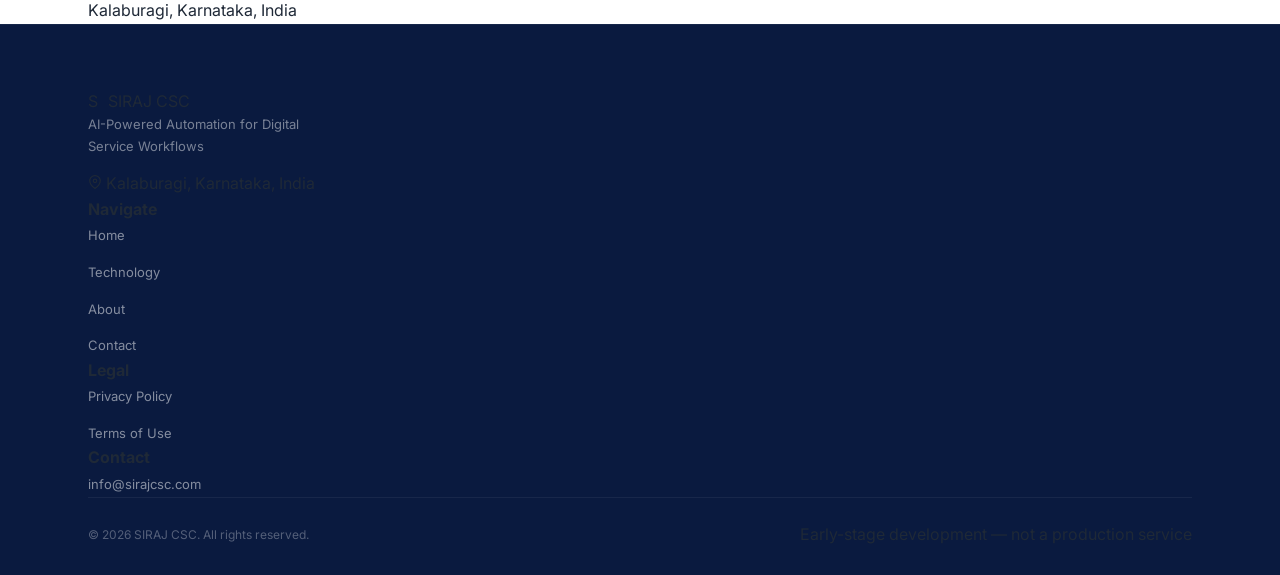
<file: terms.html>
<!DOCTYPE html>
<html lang="en">
<head>
  <meta charset="UTF-8" />
  <meta name="viewport" content="width=device-width, initial-scale=1.0" />
  <title>Terms of Use — SIRAJ CSC</title>
  <meta name="description" content="Terms of Use for SIRAJ CSC website — sirajcsc.com" />
  <meta property="og:title" content="Terms of Use — SIRAJ CSC" />
  <meta property="og:url" content="https://sirajcsc.com/terms.html" />
  <link rel="canonical" href="https://sirajcsc.com/terms.html" />
  <link rel="icon" type="image/svg+xml" href="assets/favicon.svg" />
  <link rel="preconnect" href="https://fonts.googleapis.com" />
  <link rel="preconnect" href="https://fonts.gstatic.com" crossorigin />
  <link href="https://fonts.googleapis.com/css2?family=Inter:wght@300;400;500;600;700;800&display=swap" rel="stylesheet" />
  <link rel="stylesheet" href="css/main.css" />
</head>
<body>

  <header class="nav" id="nav" role="banner">
    <div class="nav-inner">
      <a href="index.html" class="nav-logo" aria-label="SIRAJ CSC Home">
        <img src="assets/brand/siraj-csc-logo.jpg" alt="SIRAJ CSC" class="nav-logo-img" id="nav-logo-img" onerror="this.style.display='none';document.getElementById('nav-logo-fb').style.display='flex';" />
        <div class="nav-logo-fallback" id="nav-logo-fb"><span class="l-name">SIRAJ CSC</span><span class="l-tag">ಸಾಮಾನ್ಯ ಸೇವಾ ಕೇಂದ್ರ</span></div>
      </a>
      <nav class="nav-links" id="nav-links" aria-label="Main navigation">
        <a href="index.html"     class="nav-link">Home</a>
        <a href="services.html"  class="nav-link">Services</a>
        <a href="insurance.html" class="nav-link">Insurance</a>
        <a href="about.html"     class="nav-link">About</a>
        <a href="contact.html"   class="nav-link">Contact</a>
      </nav>
      <div class="nav-right">
        <a href="tel:8073011337" class="nav-phone"><svg width="14" height="14" viewBox="0 0 24 24" fill="none" stroke="currentColor" stroke-width="2.5"><path d="M22 16.92v3a2 2 0 0 1-2.18 2 19.79 19.79 0 0 1-8.63-3.07A19.5 19.5 0 0 1 4.69 13 19.79 19.79 0 0 1 1.61 4.4 2 2 0 0 1 3.6 2.21h3a2 2 0 0 1 2 1.72 12.84 12.84 0 0 0 .7 2.81 2 2 0 0 1-.45 2.11L7.91 9.91a16 16 0 0 0 6.18 6.18l.95-.95a2 2 0 0 1 2.11-.45 12.84 12.84 0 0 0 2.81.7A2 2 0 0 1 22 16.92z"/></svg>8073011337</a>
        <a href="https://wa.me/918073011337" class="btn btn-whatsapp btn-sm nav-cta" target="_blank" rel="noopener noreferrer">WhatsApp</a>
        <button class="nav-burger" id="nav-burger" aria-label="Open menu" aria-expanded="false" aria-controls="nav-drawer"><span></span><span></span><span></span></button>
      </div>
    </div>
  </header>
  <nav class="nav-drawer" id="nav-drawer" aria-label="Mobile navigation">
    <a href="index.html"     class="nav-link">Home</a>
    <a href="services.html"  class="nav-link">Services</a>
    <a href="insurance.html" class="nav-link">Insurance</a>
    <a href="about.html"     class="nav-link">About</a>
    <a href="contact.html"   class="nav-link">Contact</a>
    <a href="https://wa.me/918073011337" class="btn btn-whatsapp wa-drawer-btn" target="_blank" rel="noopener noreferrer">WhatsApp 8073011337</a>
  </nav>
  <a href="https://wa.me/918073011337" class="wa-fab" aria-label="WhatsApp" target="_blank" rel="noopener noreferrer">
    <svg viewBox="0 0 24 24"><path d="M17.472 14.382c-.297-.149-1.758-.867-2.03-.967-.273-.099-.471-.148-.67.15-.197.297-.767.966-.94 1.164-.173.199-.347.223-.644.075-.297-.15-1.255-.463-2.39-1.475-.883-.788-1.48-1.761-1.653-2.059-.173-.297-.018-.458.13-.606.134-.133.298-.347.446-.52.149-.174.198-.298.298-.497.099-.198.05-.371-.025-.52-.075-.149-.669-1.612-.916-2.207-.242-.579-.487-.5-.669-.51-.173-.008-.371-.01-.57-.01-.198 0-.52.074-.792.372-.272.297-1.04 1.016-1.04 2.479 0 1.462 1.065 2.875 1.213 3.074.149.198 2.096 3.2 5.077 4.487.709.306 1.262.489 1.694.625.712.227 1.36.195 1.871.118.571-.085 1.758-.719 2.006-1.413.248-.694.248-1.289.173-1.413-.074-.124-.272-.198-.57-.347m-5.421 7.403h-.004a9.87 9.87 0 0 1-5.031-1.378l-.361-.214-3.741.982.998-3.648-.235-.374a9.86 9.86 0 0 1-1.51-5.26c.001-5.45 4.436-9.884 9.888-9.884 2.64 0 5.122 1.03 6.988 2.898a9.825 9.825 0 0 1 2.893 6.994c-.003 5.45-4.437 9.884-9.885 9.884m8.413-18.297A11.815 11.815 0 0 0 12.05 0C5.495 0 .16 5.335.157 11.892c0 2.096.547 4.142 1.588 5.945L.057 24l6.305-1.654a11.882 11.882 0 0 0 5.683 1.448h.005c6.554 0 11.89-5.335 11.893-11.893a11.821 11.821 0 0 0-3.48-8.413z"/></svg>
  </a>

  <main id="main-content">

    <section class="pg-hero" aria-labelledby="terms-page-heading">
      <div class="container">
        <div class="t-label t-label--light" style="margin-bottom:14px;">Legal</div>
        <h1 id="terms-page-heading">Terms of Use</h1>
        <p>Terms governing your use of this Website.</p>
      </div>
    </section>

    <section class="legal-content" aria-label="Terms of use content">
      <div class="container">
        <p class="legal-last-updated">Last updated: October 2026</p>

        <div class="legal-section">
          <h2>1. About This Website</h2>
          <p>This website at <a href="https://sirajcsc.com">sirajcsc.com</a> (the "Website") is operated by SIRAJ CSC, an India-based digital-service and technology initiative based in Kalaburagi, Karnataka, India.</p>
          <p>The Website is an informational resource describing our business background, technology development direction and contact information.</p>
          <p><strong style="color: #e2e8f0;">Important:</strong> SIRAJ CSC is currently an early-stage technology initiative. The products and software capabilities described on this Website are under development and are not yet available as production services. Nothing on this Website constitutes an offer of a production-ready product or service.</p>
        </div>

        <div class="legal-section">
          <h2>2. No Government Affiliation</h2>
          <p>SIRAJ CSC is an independent private initiative. We are not affiliated with, endorsed by, or acting on behalf of any government entity, including but not limited to CSC e-Governance Services India Limited, the Ministry of Electronics and Information Technology (MeitY), or any state or central government body.</p>
          <p>References to CSC operators or government workflows on this Website describe the operational context in which we are building tools — not any official affiliation or authorisation.</p>
        </div>

        <div class="legal-section">
          <h2>3. Acceptable Use</h2>
          <p>By using this Website, you agree that you will not:</p>
          <ul>
            <li>Use the Website for any unlawful purpose</li>
            <li>Attempt to gain unauthorised access to any part of the Website or its hosting infrastructure</li>
            <li>Reproduce, distribute or commercially exploit Website content without permission</li>
            <li>Misrepresent any information presented on this Website</li>
          </ul>
        </div>

        <div class="legal-section">
          <h2>4. Accuracy of Information</h2>
          <p>We aim to keep information on this Website accurate and up to date. However, given the early-stage nature of our work, technology directions and development plans may change. We do not guarantee the completeness or currency of any information on this Website.</p>
          <p>This Website does not make any guarantees about future product features, timelines, or capabilities.</p>
        </div>

        <div class="legal-section">
          <h2>5. Intellectual Property</h2>
          <p>The content, design and text on this Website are the property of SIRAJ CSC unless otherwise stated. You may not reproduce, copy or republish Website content without prior written permission, except for personal, non-commercial reference.</p>
        </div>

        <div class="legal-section">
          <h2>6. Third-Party Links</h2>
          <p>This Website may link to external websites. We are not responsible for the content, privacy practices or terms of those external sites. Links are provided for convenience only and do not constitute endorsement.</p>
        </div>

        <div class="legal-section">
          <h2>7. Disclaimer of Warranties</h2>
          <p>This Website is provided on an "as is" basis. SIRAJ CSC makes no warranties, express or implied, regarding the Website's availability, accuracy or fitness for any particular purpose. We do not warrant that the Website will be error-free or uninterrupted.</p>
        </div>

        <div class="legal-section">
          <h2>8. Limitation of Liability</h2>
          <p>To the extent permitted by applicable law, SIRAJ CSC shall not be liable for any direct, indirect, incidental or consequential damages arising from your use of, or inability to use, this Website or its content.</p>
        </div>

        <div class="legal-section">
          <h2>9. Governing Law</h2>
          <p>These Terms of Use are governed by the laws of India. Any disputes arising under these terms shall be subject to the jurisdiction of courts in Kalaburagi, Karnataka, India.</p>
        </div>

        <div class="legal-section">
          <h2>10. Changes to These Terms</h2>
          <p>We may update these Terms of Use from time to time. The "Last updated" date at the top of this page will be revised when changes are made. Continued use of the Website after changes are posted constitutes your acceptance of the revised terms.</p>
        </div>

        <div class="legal-section">
          <h2>11. Contact</h2>
          <p>If you have questions about these Terms of Use, please contact us at:</p>
          <p><a href="mailto:info@sirajcsc.com">info@sirajcsc.com</a><br />
          Kalaburagi, Karnataka, India</p>
        </div>

      </div>
    </section>

  </main>

  <footer class="footer" role="contentinfo">
    <div class="container">
      <div class="footer-grid">
        <div class="footer-brand">
          <a href="index.html" class="nav-logo footer-logo" aria-label="SIRAJ CSC Home">
            <span class="logo-mark">S</span>
            <span class="logo-text">SIRAJ <span class="logo-accent">CSC</span></span>
          </a>
          <p class="footer-tagline">AI-Powered Automation for Digital Service Workflows</p>
          <p class="footer-location">
            <svg width="14" height="14" viewBox="0 0 24 24" fill="none" stroke="currentColor" stroke-width="2" stroke-linecap="round" stroke-linejoin="round" aria-hidden="true"><path d="M21 10c0 7-9 13-9 13s-9-6-9-13a9 9 0 0 1 18 0z"/><circle cx="12" cy="10" r="3"/></svg>
            Kalaburagi, Karnataka, India
          </p>
        </div>
        <div class="footer-links-group">
          <h4 class="footer-links-heading">Navigate</h4>
          <ul class="footer-links" role="list">
            <li><a href="index.html" class="footer-link">Home</a></li>
            <li><a href="index.html#technology" class="footer-link">Technology</a></li>
            <li><a href="index.html#about" class="footer-link">About</a></li>
            <li><a href="contact.html" class="footer-link">Contact</a></li>
          </ul>
        </div>
        <div class="footer-links-group">
          <h4 class="footer-links-heading">Legal</h4>
          <ul class="footer-links" role="list">
            <li><a href="privacy.html" class="footer-link">Privacy Policy</a></li>
            <li><a href="terms.html" class="footer-link">Terms of Use</a></li>
          </ul>
        </div>
        <div class="footer-links-group">
          <h4 class="footer-links-heading">Contact</h4>
          <ul class="footer-links" role="list">
            <li><a href="mailto:info@sirajcsc.com" class="footer-link">info@sirajcsc.com</a></li>
          </ul>
        </div>
      </div>
      <div class="footer-bottom">
        <p class="footer-copy">&copy; 2026 SIRAJ CSC. All rights reserved.</p>
        <p class="footer-status">
          <span class="badge-dot" aria-hidden="true"></span>
          Early-stage development &mdash; not a production service
        </p>
      </div>
    </div>
  </footer>

  <script src="js/main.js"></script>
</body>
</html>
</file>
<file: css/main.css>
/* ================================================================
   SIRAJ CSC — Premium Design System v2.0
   Brand DNA: Navy #173B78 · Grey #62666D · White #FFFFFF
   Accent:    Green #0F8F5C · Orange #F28C28
   Ratio:     60% White · 25% Navy · 10% Grey · 5% Accent
   Font:      Inter (Google Fonts)
   ================================================================ */

/* ── RESET & BASE ─────────────────────────────────────────────── */
*, *::before, *::after { box-sizing: border-box; margin: 0; padding: 0; }
html { scroll-behavior: smooth; font-size: 16px; -webkit-font-smoothing: antialiased; text-rendering: optimizeLegibility; }
body { font-family: 'Inter', -apple-system, BlinkMacSystemFont, sans-serif; color: #1F2937; background: #FFFFFF; overflow-x: hidden; line-height: 1.6; }
img { max-width: 100%; display: block; }
a { text-decoration: none; color: inherit; }
ul { list-style: none; }
button { cursor: pointer; border: none; background: none; font-family: inherit; }
:focus-visible { outline: 2px solid #173B78; outline-offset: 3px; border-radius: 4px; }
::selection { background: rgba(23,59,120,0.15); }

/* ── TOKENS ───────────────────────────────────────────────────── */
:root {
  /* Brand */
  --navy:       #173B78;
  --navy-mid:   #1D4694;
  --deep-navy:  #0A1A3F;
  --grey:       #62666D;
  --light-grey: #F3F5F8;
  --border:     #E2E6EC;
  --white:      #FFFFFF;
  --green:      #0F8F5C;
  --green-dk:   #0B7049;
  --orange:     #F28C28;
  --orange-dk:  #D4760F;
  --text-dk:    #1F2937;
  --text-mid:   #374151;
  --text-lt:    #62666D;
  --text-xs:    #9CA3AF;
  --error:      #C62828;

  /* Shadows */
  --sh-xs:  0 1px 3px rgba(23,59,120,0.07);
  --sh-sm:  0 2px 8px rgba(23,59,120,0.10);
  --sh-md:  0 4px 20px rgba(23,59,120,0.13);
  --sh-lg:  0 8px 40px rgba(23,59,120,0.16);
  --sh-xl:  0 16px 64px rgba(23,59,120,0.20);
  --sh-glow:0 0 40px rgba(23,59,120,0.25);

  /* Radii */
  --r-sm: 6px; --r-md: 10px; --r-lg: 16px; --r-xl: 24px; --r-full: 9999px;

  /* Motion */
  --ease: cubic-bezier(0.4, 0, 0.2, 1);
  --t-fast: 0.15s var(--ease);
  --t-mid:  0.25s var(--ease);
  --t-slow: 0.4s  var(--ease);

  /* Layout */
  --max-w:   1200px;
  --nav-h:   72px;
  --sec-py:  88px;
}

/* ── LAYOUT ───────────────────────────────────────────────────── */
.container { max-width: var(--max-w); margin: 0 auto; padding: 0 20px; }
@media(min-width:640px) { .container { padding: 0 32px; } }
@media(min-width:1024px){ .container { padding: 0 48px; } }

.section { padding: var(--sec-py) 0; }
.section-white { background: var(--white); }
.section-light { background: var(--light-grey); }
.section-navy  { background: var(--navy); }
.section-deep  { background: var(--deep-navy); }

/* ── TYPE SCALE ───────────────────────────────────────────────── */
.t-label {
  display: inline-flex; align-items: center; gap: 7px;
  font-size: 11px; font-weight: 700; letter-spacing: 0.13em;
  text-transform: uppercase;
  color: var(--navy);
  background: rgba(23,59,120,0.07);
  border: 1px solid rgba(23,59,120,0.16);
  border-radius: var(--r-full);
  padding: 5px 14px; margin-bottom: 16px;
}
.t-label--light { color: rgba(255,255,255,0.85); background: rgba(255,255,255,0.10); border-color: rgba(255,255,255,0.20); }
.t-label--green { color: var(--green); background: rgba(15,143,92,0.08); border-color: rgba(15,143,92,0.22); }
.t-label--orange{ color: var(--orange-dk); background: rgba(242,140,40,0.08); border-color: rgba(242,140,40,0.22); }

.t-display { font-size: clamp(36px,6vw,72px); font-weight: 900; line-height: 1.05; letter-spacing: -0.035em; color: var(--white); }
.t-h1 { font-size: clamp(30px,4.5vw,52px); font-weight: 800; line-height: 1.08; letter-spacing: -0.03em; }
.t-h2 { font-size: clamp(24px,3.5vw,38px); font-weight: 800; line-height: 1.12; letter-spacing: -0.025em; color: var(--navy); }
.t-h3 { font-size: clamp(18px,2.5vw,24px); font-weight: 700; line-height: 1.2; letter-spacing: -0.015em; color: var(--navy); }
.t-h4 { font-size: 16px; font-weight: 700; color: var(--navy); }
.t-body { font-size: 16px; color: var(--text-lt); line-height: 1.75; }
.t-sm   { font-size: 14px; color: var(--text-lt); line-height: 1.7; }
.t-xs   { font-size: 12px; color: var(--text-xs); line-height: 1.6; }

.text-center { text-align: center; }
.text-white  { color: var(--white) !important; }

/* ── BUTTONS ──────────────────────────────────────────────────── */
.btn {
  display: inline-flex; align-items: center; justify-content: center; gap: 8px;
  padding: 12px 26px; border-radius: var(--r-full);
  font-size: 14px; font-weight: 600; letter-spacing: 0.01em;
  transition: all var(--t-mid); cursor: pointer; white-space: nowrap;
  border: 2px solid transparent;
}
.btn svg { width: 16px; height: 16px; flex-shrink: 0; }

/* Primary */
.btn-primary { background: var(--navy); color: var(--white); border-color: var(--navy); }
.btn-primary:hover { background: var(--deep-navy); border-color: var(--deep-navy); transform: translateY(-2px); box-shadow: var(--sh-md); }
.btn-primary:active { transform: translateY(0); }

/* Secondary */
.btn-secondary { background: transparent; color: var(--navy); border-color: var(--navy); }
.btn-secondary:hover { background: rgba(23,59,120,0.06); transform: translateY(-1px); }

/* WhatsApp */
.btn-whatsapp { background: var(--green); color: var(--white); border-color: var(--green); }
.btn-whatsapp:hover { background: var(--green-dk); border-color: var(--green-dk); transform: translateY(-2px); box-shadow: 0 6px 20px rgba(15,143,92,0.35); }

/* Ghost (on dark bg) */
.btn-ghost { background: rgba(255,255,255,0.10); color: var(--white); border-color: rgba(255,255,255,0.30); }
.btn-ghost:hover { background: rgba(255,255,255,0.18); border-color: rgba(255,255,255,0.60); transform: translateY(-1px); }

/* Sizes */
.btn-xl { padding: 16px 36px; font-size: 16px; border-radius: var(--r-full); }
.btn-lg { padding: 13px 30px; font-size: 15px; }
.btn-sm { padding: 8px 18px; font-size: 13px; }
.btn-xs { padding: 6px 14px; font-size: 12px; }

/* ── NAVIGATION ───────────────────────────────────────────────── */
.nav {
  position: fixed; top: 0; left: 0; right: 0; z-index: 100;
  height: var(--nav-h); background: rgba(255,255,255,0.97);
  backdrop-filter: blur(16px) saturate(180%);
  border-bottom: 1px solid rgba(23,59,120,0.06);
  transition: box-shadow var(--t-mid), border-color var(--t-mid);
}
.nav.scrolled { box-shadow: var(--sh-md); border-color: var(--border); }

.nav-inner {
  max-width: var(--max-w); margin: 0 auto; padding: 0 20px;
  height: 100%; display: flex; align-items: center; gap: 8px;
}
@media(min-width:640px)  { .nav-inner { padding: 0 32px; } }
@media(min-width:1024px) { .nav-inner { padding: 0 48px; } }

/* Logo */
.nav-logo { display: flex; align-items: center; gap: 10px; flex-shrink: 0; }
.nav-logo-img { height: 46px; width: auto; object-fit: contain; }
.nav-logo-fallback {
  display: none; flex-direction: column;
}
.nav-logo-fallback .l-name {
  background: var(--navy); color: white;
  font-size: 14px; font-weight: 900; letter-spacing: 0.06em;
  padding: 3px 10px; border-radius: 4px;
}
.nav-logo-fallback .l-tag { font-size: 10px; color: var(--grey); margin-top: 2px; letter-spacing: 0.04em; }

/* Nav links */
.nav-links {
  display: none; flex: 1; margin-left: 24px; gap: 2px;
}
@media(min-width:920px) { .nav-links { display: flex; } }

.nav-link {
  padding: 7px 14px; font-size: 14px; font-weight: 500; color: var(--text-mid);
  border-radius: var(--r-full); transition: all var(--t-fast);
  white-space: nowrap;
}
.nav-link:hover { color: var(--navy); background: rgba(23,59,120,0.07); font-weight: 600; }
.nav-link.active { color: var(--navy); font-weight: 700; background: rgba(23,59,120,0.08); }

/* Nav right */
.nav-right { margin-left: auto; display: flex; align-items: center; gap: 10px; }
.nav-phone {
  display: none; align-items: center; gap: 6px;
  font-size: 13px; font-weight: 700; color: var(--green);
}
@media(min-width:540px) { .nav-phone { display: flex; } }
.nav-phone svg { width: 15px; height: 15px; }

.nav-cta { display: none; }
@media(min-width:920px) { .nav-cta { display: inline-flex; } }

.nav-burger {
  display: flex; flex-direction: column; gap: 5px;
  padding: 8px; border-radius: var(--r-sm); cursor: pointer;
  transition: background var(--t-fast);
}
.nav-burger:hover { background: var(--light-grey); }
@media(min-width:920px) { .nav-burger { display: none; } }

.nav-burger span {
  display: block; width: 22px; height: 2px;
  background: var(--navy); border-radius: 2px;
  transition: transform var(--t-mid), opacity var(--t-fast);
  transform-origin: center;
}
.nav-burger.open span:nth-child(1) { transform: translateY(7px) rotate(45deg); }
.nav-burger.open span:nth-child(2) { opacity: 0; transform: scaleX(0); }
.nav-burger.open span:nth-child(3) { transform: translateY(-7px) rotate(-45deg); }

/* Mobile drawer */
.nav-drawer {
  display: none;
  position: fixed; top: var(--nav-h); left: 0; right: 0; bottom: 0;
  background: white; z-index: 99;
  padding: 24px 20px; overflow-y: auto;
  flex-direction: column; gap: 4px;
  border-top: 2px solid var(--navy);
}
.nav-drawer.open { display: flex; }
.nav-drawer .nav-link { font-size: 17px; padding: 14px 16px; border-radius: var(--r-md); }
.nav-drawer .wa-drawer-btn { margin-top: 16px; width: 100%; justify-content: center; font-size: 16px; padding: 14px; }

/* ── FLOATING WHATSAPP ────────────────────────────────────────── */
.wa-fab {
  position: fixed; bottom: 24px; right: 24px; z-index: 90;
  width: 58px; height: 58px; border-radius: 50%;
  background: var(--green);
  display: flex; align-items: center; justify-content: center;
  box-shadow: 0 4px 24px rgba(15,143,92,0.45);
  transition: transform var(--t-mid), box-shadow var(--t-mid);
}
.wa-fab:hover { transform: scale(1.09); box-shadow: 0 8px 32px rgba(15,143,92,0.55); }
.wa-fab svg { width: 30px; height: 30px; fill: white; }

/* ── HERO — SPLIT LAYOUT ──────────────────────────────────────── */
.hero {
  min-height: 100vh;
  display: grid;
  grid-template-columns: 1fr;
  background: var(--deep-navy);
  position: relative; overflow: hidden;
  padding-top: var(--nav-h);
}
@media(min-width:1024px) {
  .hero { grid-template-columns: 55fr 45fr; }
}

/* Subtle grid pattern */
.hero::before {
  content: ''; position: absolute; inset: 0; pointer-events: none;
  background-image:
    linear-gradient(rgba(255,255,255,0.025) 1px, transparent 1px),
    linear-gradient(90deg, rgba(255,255,255,0.025) 1px, transparent 1px);
  background-size: 48px 48px;
}
/* Radial glow */
.hero::after {
  content: ''; position: absolute; pointer-events: none;
  top: -40%; left: -10%; width: 80%; height: 120%;
  background: radial-gradient(ellipse at top left, rgba(23,59,120,0.5) 0%, transparent 65%);
}

/* Hero Left */
.hero-left {
  display: flex; align-items: center;
  padding: 64px 48px 64px 0;
  position: relative; z-index: 1;
}
.hero-left .container-hero { max-width: 580px; }

.hero-logo-wrap { display: inline-block; margin-bottom: 32px; }
.hero-logo {
  height: 96px; width: auto; object-fit: contain;
  filter: drop-shadow(0 4px 20px rgba(0,0,0,0.3));
  border-radius: var(--r-lg);
}
.hero-logo-text-fallback {
  display: inline-flex; flex-direction: column; gap: 6px;
}
.hero-logo-text-fallback .ln { background: var(--navy); color: white; font-size: 28px; font-weight: 900; letter-spacing: 0.04em; padding: 10px 20px; border-radius: 8px; }
.hero-logo-text-fallback .lt { font-size: 14px; color: rgba(255,255,255,0.6); letter-spacing: 0.08em; }

.hero-badge {
  display: inline-flex; align-items: center; gap: 8px;
  font-size: 12px; font-weight: 600; letter-spacing: 0.04em;
  color: rgba(255,255,255,0.8);
  background: rgba(255,255,255,0.08);
  border: 1px solid rgba(255,255,255,0.18);
  border-radius: var(--r-full); padding: 6px 16px;
  margin-bottom: 24px;
}
.hero-badge-dot { width: 7px; height: 7px; border-radius: 50%; background: var(--green); flex-shrink: 0; animation: pulse-dot 2s ease-in-out infinite; }
@keyframes pulse-dot { 0%,100%{opacity:1}50%{opacity:0.5} }

.hero h1 {
  font-size: clamp(34px,5.5vw,60px); font-weight: 900;
  color: var(--white); letter-spacing: -0.035em; line-height: 1.06;
  margin-bottom: 20px;
}
.hero h1 em { font-style: normal; color: #93C5FD; } /* soft blue highlight */

.hero-sub {
  font-size: clamp(15px,1.8vw,18px); color: rgba(255,255,255,0.68);
  line-height: 1.7; margin-bottom: 40px; max-width: 480px;
}

.hero-ctas { display: flex; gap: 12px; flex-wrap: wrap; margin-bottom: 44px; }

.hero-meta {
  display: flex; flex-wrap: wrap; gap: 16px;
  font-size: 13px; color: rgba(255,255,255,0.45);
}
.hero-meta-item { display: flex; align-items: center; gap: 6px; }
.hero-meta-item svg { color: var(--green); flex-shrink: 0; }

/* Hero Right — Visual Composition */
.hero-right {
  display: flex; align-items: center; justify-content: center;
  padding: 64px 0 64px 48px;
  position: relative; z-index: 1;
}
@media(max-width:1023px) { .hero-right { padding: 0 0 48px; } }

.hero-composition {
  position: relative; width: 100%; max-width: 460px;
  min-height: 380px;
}

/* Main vehicle card */
.hc-vehicle {
  position: relative;
  background: linear-gradient(135deg, rgba(23,59,120,0.85) 0%, rgba(10,26,63,0.95) 100%);
  border: 1px solid rgba(255,255,255,0.12);
  border-radius: var(--r-xl); overflow: hidden;
  box-shadow: var(--sh-xl);
  min-height: 260px;
  display: flex; flex-direction: column; justify-content: flex-end;
  padding: 24px;
}
/* Vehicle image from insurance poster — motorcycle left */
.hc-vehicle-img {
  position: absolute; inset: 0;
  background: url('../assets/posters/insurance-poster.jpg') 4% 60% / 380% auto no-repeat;
  opacity: 0.75;
  mask-image: linear-gradient(to bottom, rgba(0,0,0,0.8) 30%, rgba(0,0,0,0.2) 80%, transparent 100%);
  -webkit-mask-image: linear-gradient(to bottom, rgba(0,0,0,0.8) 30%, rgba(0,0,0,0.2) 80%, transparent 100%);
  transition: transform var(--t-slow);
}
.hc-vehicle:hover .hc-vehicle-img { transform: scale(1.04); }
.hc-vehicle-img-car {
  background-position: 54% 70%;
  background-size: 300% auto;
}
.hc-vehicle-img-auto {
  background-position: 96% 60%;
  background-size: 350% auto;
}
.hc-vehicle-body { position: relative; z-index: 1; }
.hc-vehicle-tag { font-size: 10px; font-weight: 700; letter-spacing: 0.1em; text-transform: uppercase; color: var(--orange); margin-bottom: 6px; }
.hc-vehicle-name { font-size: 18px; font-weight: 800; color: var(--white); margin-bottom: 4px; }
.hc-vehicle-desc { font-size: 12px; color: rgba(255,255,255,0.6); }

/* Floating stat cards */
.hc-stat {
  position: absolute; background: var(--white);
  border-radius: var(--r-lg); padding: 14px 18px;
  box-shadow: var(--sh-lg); border: 1px solid var(--border);
  display: flex; flex-direction: column; gap: 4px;
  z-index: 2; animation: float-up 3s ease-in-out infinite alternate;
}
.hc-stat--tl { top: -18px; left: -18px; }
.hc-stat--tr { top: -10px; right: -10px; }
.hc-stat--br { bottom: -18px; right: -18px; animation-delay: 1.5s; }

@keyframes float-up {
  from { transform: translateY(0); }
  to   { transform: translateY(-6px); }
}

.hc-stat-val { font-size: 22px; font-weight: 900; color: var(--navy); line-height: 1; }
.hc-stat-lbl { font-size: 11px; font-weight: 600; color: var(--grey); }

/* Services strip on hero */
.hc-services {
  display: flex; flex-wrap: wrap; gap: 8px; margin-top: 14px;
}
.hc-svc-pill {
  background: rgba(255,255,255,0.12); border: 1px solid rgba(255,255,255,0.18);
  color: rgba(255,255,255,0.8); font-size: 11px; font-weight: 600;
  padding: 4px 11px; border-radius: var(--r-full); letter-spacing: 0.02em;
}

/* ── SERVICE STRIP ────────────────────────────────────────────── */
.svc-strip {
  background: var(--navy); padding: 18px 0;
  border-bottom: 1px solid rgba(255,255,255,0.08);
}
.svc-strip-scroll {
  display: flex; gap: 0; overflow-x: auto;
  scrollbar-width: none;
}
.svc-strip-scroll::-webkit-scrollbar { display: none; }
.svc-strip-item {
  display: flex; align-items: center; gap: 8px;
  font-size: 13px; font-weight: 500;
  color: rgba(255,255,255,0.75); white-space: nowrap;
  padding: 0 20px;
  border-right: 1px solid rgba(255,255,255,0.12);
  flex-shrink: 0;
}
.svc-strip-item:last-child { border-right: none; }
.svc-strip-item svg { color: #93C5FD; width: 15px; height: 15px; flex-shrink: 0; }

/* ── SECTION HEADER PATTERN ───────────────────────────────────── */
.sec-header { margin-bottom: 48px; }
.sec-header--split {
  display: flex; align-items: flex-end; justify-content: space-between;
  gap: 20px; flex-wrap: wrap;
}
.sec-header p { max-width: 520px; }
.sec-more {
  display: flex; align-items: center; gap: 5px;
  font-size: 14px; font-weight: 600; color: var(--navy);
  white-space: nowrap; flex-shrink: 0;
  transition: color var(--t-fast), gap var(--t-fast);
}
.sec-more:hover { color: var(--green); gap: 8px; }
.sec-more svg { width: 15px; height: 15px; }

/* ── POPULAR SERVICES QUICK GRID ──────────────────────────────── */
.quick-grid {
  display: grid;
  grid-template-columns: repeat(3, 1fr);
  gap: 12px;
}
@media(min-width:480px) { .quick-grid { grid-template-columns: repeat(4, 1fr); } }
@media(min-width:768px) { .quick-grid { grid-template-columns: repeat(6, 1fr); } }
@media(min-width:1024px){ .quick-grid { grid-template-columns: repeat(8, 1fr); } }

.qc {
  display: flex; flex-direction: column; align-items: center; gap: 10px;
  padding: 18px 8px; background: var(--white);
  border: 1.5px solid var(--border); border-radius: var(--r-lg);
  text-align: center; cursor: pointer;
  transition: border-color var(--t-fast), box-shadow var(--t-fast), transform var(--t-fast);
}
.qc:hover { border-color: var(--navy); box-shadow: var(--sh-md); transform: translateY(-3px); }

.qc-icon {
  width: 50px; height: 50px; border-radius: var(--r-md);
  background: var(--light-grey);
  display: flex; align-items: center; justify-content: center;
  transition: background var(--t-fast);
}
.qc:hover .qc-icon { background: rgba(23,59,120,0.08); }
.qc-icon svg { width: 26px; height: 26px; color: var(--navy); }

.qc-label { font-size: 11px; font-weight: 600; color: var(--text-dk); line-height: 1.3; }

/* ── SERVICE CATEGORY CARDS ───────────────────────────────────── */
.cat-grid {
  display: grid; gap: 20px;
  grid-template-columns: 1fr;
}
@media(min-width:640px)  { .cat-grid { grid-template-columns: repeat(2,1fr); } }
@media(min-width:1024px) { .cat-grid { grid-template-columns: repeat(4,1fr); } }

/* ── SERVICE CARDS (list) ─────────────────────────────────────── */
.svc-grid {
  display: grid; gap: 16px;
  grid-template-columns: 1fr;
}
@media(min-width:480px)  { .svc-grid { grid-template-columns: repeat(2,1fr); } }
@media(min-width:768px)  { .svc-grid { grid-template-columns: repeat(3,1fr); } }
@media(min-width:1024px) { .svc-grid { grid-template-columns: repeat(4,1fr); } }

.svc-card {
  background: var(--white); border: 1.5px solid var(--border);
  border-radius: var(--r-lg); padding: 24px 20px;
  display: flex; flex-direction: column; gap: 12px;
  position: relative; overflow: hidden;
  transition: border-color var(--t-fast), box-shadow var(--t-fast), transform var(--t-fast);
}
.svc-card::after {
  content: ''; position: absolute; bottom: 0; left: 0; right: 0; height: 3px;
  background: var(--navy); border-radius: 0 0 var(--r-lg) var(--r-lg);
  transform: scaleX(0); transform-origin: left;
  transition: transform var(--t-mid);
}
.svc-card:hover { border-color: var(--navy); box-shadow: var(--sh-md); transform: translateY(-3px); }
.svc-card:hover::after { transform: scaleX(1); }

.svc-card-icon {
  width: 48px; height: 48px; border-radius: var(--r-md);
  background: rgba(23,59,120,0.07);
  display: flex; align-items: center; justify-content: center;
  flex-shrink: 0; transition: background var(--t-fast);
}
.svc-card-icon svg { width: 24px; height: 24px; color: var(--navy); }
.svc-card:hover .svc-card-icon { background: rgba(23,59,120,0.12); }

.svc-card h3 { font-size: 15px; font-weight: 700; color: var(--navy); }
.svc-card p  { font-size: 13px; color: var(--text-lt); line-height: 1.65; flex: 1; }
.svc-card-cta {
  display: flex; align-items: center; gap: 5px;
  font-size: 13px; font-weight: 700; color: var(--navy);
  margin-top: 6px; transition: gap var(--t-fast);
}
.svc-card:hover .svc-card-cta { gap: 8px; }
.svc-card-cta svg { width: 14px; height: 14px; }

/* Variants */
.svc-card--green .svc-card-icon { background: rgba(15,143,92,0.08); }
.svc-card--green .svc-card-icon svg { color: var(--green); }
.svc-card--green::after { background: var(--green); }
.svc-card--green h3 { color: #0B5E3E; }
.svc-card--green .svc-card-cta { color: var(--green); }

.svc-card--orange .svc-card-icon { background: rgba(242,140,40,0.09); }
.svc-card--orange .svc-card-icon svg { color: var(--orange); }
.svc-card--orange::after { background: var(--orange); }
.svc-card--orange h3 { color: #8A5200; }
.svc-card--orange .svc-card-cta { color: var(--orange-dk); }

/* ── VEHICLE CARDS (Insurance) ────────────────────────────────── */
.veh-grid {
  display: grid; gap: 20px;
  grid-template-columns: 1fr;
}
@media(min-width:480px)  { .veh-grid { grid-template-columns: repeat(2,1fr); } }
@media(min-width:768px)  { .veh-grid { grid-template-columns: repeat(3,1fr); } }

.veh-card {
  background: var(--white); border: 1.5px solid var(--border);
  border-radius: var(--r-xl); overflow: hidden;
  transition: box-shadow var(--t-mid), transform var(--t-mid), border-color var(--t-fast);
}
.veh-card:hover { box-shadow: var(--sh-lg); transform: translateY(-4px); border-color: rgba(23,59,120,0.3); }

.veh-img {
  width: 100%; height: 180px; overflow: hidden;
  position: relative; background: var(--light-grey);
  display: block;
}

/* Real photo vehicle images */
.veh-img img {
  width: 100%; height: 100%;
  object-fit: cover; object-position: center center;
  transition: transform var(--t-slow);
  display: block;
}
.veh-card:hover .veh-img img { transform: scale(1.04); }

/* Gradient overlay on all vehicle image containers */
.veh-img::after {
  content: ''; position: absolute; inset: 0; pointer-events: none;
  background: linear-gradient(to top, rgba(10,26,63,0.40) 0%, transparent 55%);
  z-index: 1;
}

/* Per-vehicle object-position fine-tuning */
.veh-img.vi-bike img  { object-position: center 60%; }
.veh-img.vi-car  img  { object-position: center 65%; }
.veh-img.vi-auto img  { object-position: right  60%; }
.veh-img.vi-heavy img { object-position: left   60%; }

/* ── INSURER LOGO IMAGES ─────────────────────────────────────────── */
.ins-card img {
  max-width: 100%; max-height: 48px;
  object-fit: contain; display: block;
  margin: 0 auto 6px;
  filter: saturate(1.05) contrast(1.05);
}

/* ── SERVICE ICON IMAGES ──────────────────────────────────────────── */
.svc-icon-img {
  width: 52px; height: 52px; border-radius: var(--r-md);
  object-fit: cover; display: block;
  flex-shrink: 0;
}

/* ── HERO VEHICLE COMPOSITION ─────────────────────────────────────── */
.hc-vehicle-img-real {
  position: absolute; inset: 0;
  width: 100%; height: 100%;
  object-fit: cover; object-position: left center;
  opacity: 0.72;
  transition: transform var(--t-slow), opacity var(--t-slow);
  mask-image: linear-gradient(to bottom, rgba(0,0,0,0.9) 0%, rgba(0,0,0,0.3) 80%, transparent 100%);
  -webkit-mask-image: linear-gradient(to bottom, rgba(0,0,0,0.9) 0%, rgba(0,0,0,0.3) 80%, transparent 100%);
}
.hc-vehicle:hover .hc-vehicle-img-real { transform: scale(1.03); opacity: 0.78; }

.veh-body { padding: 20px; }
.veh-tag {
  display: inline-block; font-size: 10px; font-weight: 800;
  letter-spacing: 0.1em; text-transform: uppercase;
  color: var(--orange-dk); background: rgba(242,140,40,0.10);
  border-radius: var(--r-full); padding: 3px 10px; margin-bottom: 10px;
}
.veh-body h3 { font-size: 16px; font-weight: 800; color: var(--navy); margin-bottom: 6px; }
.veh-body p  { font-size: 13px; color: var(--text-lt); line-height: 1.6; margin-bottom: 16px; }

/* ── VEHICLE HERO (Insurance page banner) ─────────────────────── */
.ins-hero {
  background: var(--deep-navy); position: relative; overflow: hidden;
  padding: calc(var(--nav-h) + 56px) 0 64px;
}
.ins-hero-banner {
  margin-top: 32px; border-radius: var(--r-xl); overflow: hidden;
  box-shadow: var(--sh-xl); max-width: 960px;
}
.ins-hero-banner img { width: 100%; height: auto; display: block; }

/* ── INSURER GRID ─────────────────────────────────────────────── */
.ins-grid {
  display: grid; gap: 12px;
  grid-template-columns: repeat(2,1fr);
}
@media(min-width:480px) { .ins-grid { grid-template-columns: repeat(3,1fr); } }
@media(min-width:768px) { .ins-grid { grid-template-columns: repeat(5,1fr); } }

.ins-card {
  background: var(--white); border: 1.5px solid var(--border);
  border-radius: var(--r-lg); padding: 18px 12px;
  display: flex; flex-direction: column; align-items: center; justify-content: center;
  gap: 7px; text-align: center; min-height: 90px;
  transition: border-color var(--t-fast), box-shadow var(--t-fast), transform var(--t-fast);
}
.ins-card:hover { border-color: rgba(23,59,120,0.35); box-shadow: var(--sh-sm); transform: translateY(-2px); }
.ins-card-name { font-size: 13px; font-weight: 800; color: var(--text-dk); line-height: 1.2; }
.ins-card-sub  { font-size: 10px; color: var(--text-xs); letter-spacing: 0.03em; }

/* ── TRUST SECTION ────────────────────────────────────────────── */
.trust-grid {
  display: grid; gap: 20px;
  grid-template-columns: 1fr;
}
@media(min-width:640px)  { .trust-grid { grid-template-columns: repeat(2,1fr); } }
@media(min-width:1024px) { .trust-grid { grid-template-columns: repeat(4,1fr); } }

.trust-card {
  text-align: center; padding: 36px 24px;
  background: rgba(255,255,255,0.06);
  border: 1px solid rgba(255,255,255,0.10);
  border-radius: var(--r-xl);
  transition: background var(--t-fast), border-color var(--t-fast);
}
.trust-card:hover { background: rgba(255,255,255,0.09); border-color: rgba(255,255,255,0.18); }
.trust-icon {
  width: 56px; height: 56px; border-radius: 50%;
  background: rgba(255,255,255,0.10);
  display: flex; align-items: center; justify-content: center;
  margin: 0 auto 16px; color: var(--white);
  transition: background var(--t-fast), transform var(--t-fast);
}
.trust-card:hover .trust-icon { background: rgba(255,255,255,0.15); transform: scale(1.06); }
.trust-icon svg { width: 26px; height: 26px; }
.trust-card h3 { font-size: 16px; font-weight: 800; color: var(--white); margin-bottom: 8px; }
.trust-card p  { font-size: 13px; color: rgba(255,255,255,0.65); line-height: 1.65; }

/* ── CONTACT CTA CARDS ────────────────────────────────────────── */
.cta-contact-grid {
  display: grid; gap: 16px; max-width: 900px; margin: 0 auto 40px;
  grid-template-columns: 1fr;
}
@media(min-width:640px) { .cta-contact-grid { grid-template-columns: repeat(3,1fr); } }

.cta-card {
  background: rgba(255,255,255,0.07);
  border: 1px solid rgba(255,255,255,0.12);
  border-radius: var(--r-xl); padding: 28px 22px;
  display: flex; flex-direction: column; gap: 10px;
  transition: background var(--t-fast), border-color var(--t-fast);
}
.cta-card:hover { background: rgba(255,255,255,0.10); border-color: rgba(255,255,255,0.20); }
.cta-icon {
  width: 44px; height: 44px; border-radius: var(--r-md);
  background: rgba(255,255,255,0.10);
  display: flex; align-items: center; justify-content: center;
  color: white;
}
.cta-icon svg { width: 22px; height: 22px; }
.cta-lbl { font-size: 10px; font-weight: 700; letter-spacing: 0.1em; text-transform: uppercase; color: rgba(255,255,255,0.45); }
.cta-val { font-size: 16px; font-weight: 700; color: var(--white); }
.cta-val a { color: var(--white); }
.cta-val a:hover { color: #93C5FD; }
.cta-sub { font-size: 12px; color: rgba(255,255,255,0.5); line-height: 1.5; }

/* ── PAGE HERO ────────────────────────────────────────────────── */
.pg-hero {
  background: var(--navy);
  padding: calc(var(--nav-h) + 52px) 0 52px;
  position: relative; overflow: hidden;
}
.pg-hero::before {
  content: ''; position: absolute; inset: 0;
  background-image: linear-gradient(rgba(255,255,255,0.03) 1px, transparent 1px),
                    linear-gradient(90deg, rgba(255,255,255,0.03) 1px, transparent 1px);
  background-size: 40px 40px;
}
.pg-hero .container { position: relative; }
.pg-hero h1 { font-size: clamp(26px,4vw,44px); font-weight: 900; color: var(--white); margin-bottom: 14px; letter-spacing: -0.025em; }
.pg-hero p  { font-size: 16px; color: rgba(255,255,255,0.68); max-width: 520px; line-height: 1.7; }

/* ── CONTACT PAGE ─────────────────────────────────────────────── */
.contact-layout {
  display: grid; gap: 24px; grid-template-columns: 1fr;
}
@media(min-width:768px) { .contact-layout { grid-template-columns: 3fr 2fr; } }

.contact-box {
  background: var(--white); border: 1.5px solid var(--border);
  border-radius: var(--r-xl); padding: 36px;
  box-shadow: var(--sh-sm);
}
.contact-box h2 { font-size: 20px; font-weight: 800; color: var(--navy); margin-bottom: 28px; }

.c-row { display: flex; gap: 16px; align-items: flex-start; margin-bottom: 26px; }
.c-row:last-of-type { margin-bottom: 0; }
.c-ico {
  width: 44px; height: 44px; flex-shrink: 0;
  background: rgba(23,59,120,0.07); border-radius: var(--r-md);
  display: flex; align-items: center; justify-content: center; color: var(--navy);
}
.c-ico svg { width: 20px; height: 20px; }
.c-lbl { font-size: 10px; font-weight: 700; letter-spacing: 0.1em; text-transform: uppercase; color: var(--green); margin-bottom: 5px; }
.c-val { font-size: 15px; font-weight: 700; color: var(--text-dk); }
.c-val a { color: var(--navy); }
.c-val a:hover { color: var(--green); }
.c-sub { font-size: 13px; color: var(--text-lt); margin-top: 3px; line-height: 1.5; }

.services-check-box {
  background: var(--light-grey); border: 1.5px solid var(--border);
  border-radius: var(--r-xl); padding: 28px;
}
.services-check-box h3 { font-size: 16px; font-weight: 800; color: var(--navy); margin-bottom: 16px; }
.check-list { display: flex; flex-direction: column; gap: 9px; }
.check-list li {
  display: flex; gap: 9px; align-items: flex-start;
  font-size: 13px; color: var(--text-mid);
}
.check-list li svg { color: var(--green); flex-shrink: 0; margin-top: 1px; }

/* ── ABOUT PAGE ───────────────────────────────────────────────── */
.about-split {
  display: grid; gap: 56px; align-items: center;
  grid-template-columns: 1fr;
}
@media(min-width:1024px) { .about-split { grid-template-columns: 1fr 1fr; } }

.about-img-wrap {
  border-radius: var(--r-xl); overflow: hidden;
  box-shadow: var(--sh-xl); max-width: 480px; margin: 0 auto;
}
.about-img-wrap img { width: 100%; height: auto; display: block; }

/* ── SERVICES PAGE CATEGORY SECTION ──────────────────────────── */
.cat-section { margin-bottom: 72px; }
.cat-head {
  display: flex; align-items: center; gap: 12px;
  margin-bottom: 24px; padding-bottom: 16px;
  border-bottom: 2px solid var(--border);
}
.cat-head h2 { font-size: 20px; font-weight: 800; color: var(--navy); }
.cat-badge {
  font-size: 11px; font-weight: 700; letter-spacing: 0.06em;
  padding: 4px 11px; border-radius: var(--r-full);
  background: rgba(23,59,120,0.08); color: var(--navy);
}

/* ── LEGAL PAGES ──────────────────────────────────────────────── */
.legal-page { padding: 64px 0 96px; }
.legal-page .container { max-width: 760px; }
.legal-page h2 { font-size: 18px; font-weight: 700; color: var(--navy); margin: 36px 0 12px; padding-bottom: 10px; border-bottom: 1px solid var(--border); }
.legal-page h3 { font-size: 15px; font-weight: 700; color: var(--text-dk); margin: 20px 0 8px; }
.legal-page p  { font-size: 15px; color: var(--text-lt); line-height: 1.78; margin-bottom: 14px; }
.legal-page ul { list-style: disc; padding-left: 22px; margin-bottom: 14px; }
.legal-page li { font-size: 15px; color: var(--text-lt); line-height: 1.7; margin-bottom: 6px; }
.legal-page a  { color: var(--navy); }
.legal-page a:hover { color: var(--green); text-decoration: underline; }
.legal-meta {
  display: inline-block; font-size: 13px; color: var(--text-lt);
  background: var(--light-grey); border: 1px solid var(--border);
  border-radius: var(--r-md); padding: 8px 16px; margin-bottom: 40px;
}

/* ── FOOTER ───────────────────────────────────────────────────── */
.footer {
  background: var(--deep-navy);
  padding: 64px 0 28px;
  border-top: 1px solid rgba(255,255,255,0.05);
}
.footer-main {
  display: grid; gap: 40px; margin-bottom: 52px;
  grid-template-columns: 1fr;
}
@media(min-width:640px)  { .footer-main { grid-template-columns: repeat(2,1fr); } }
@media(min-width:1024px) { .footer-main { grid-template-columns: 2fr 1fr 1fr 1fr; } }

.footer-logo-img { height: 58px; width: auto; object-fit: contain; margin-bottom: 14px; }
.footer-tagline { font-size: 13px; color: rgba(255,255,255,0.45); line-height: 1.65; max-width: 220px; margin-bottom: 14px; }
.footer-addr {
  display: flex; align-items: flex-start; gap: 7px;
  font-size: 12px; color: rgba(255,255,255,0.35); line-height: 1.65;
}
.footer-addr svg { color: var(--green); flex-shrink: 0; margin-top: 2px; }
.footer-tel { font-size: 14px; font-weight: 700; margin-top: 10px; }
.footer-tel a { color: var(--green); }

.footer-col-title { font-size: 10px; font-weight: 700; letter-spacing: 0.12em; text-transform: uppercase; color: rgba(255,255,255,0.35); margin-bottom: 18px; }
.footer-links { display: flex; flex-direction: column; gap: 11px; }
.footer-link { font-size: 13px; color: rgba(255,255,255,0.5); transition: color var(--t-fast); }
.footer-link:hover { color: var(--white); }

.footer-bottom {
  border-top: 1px solid rgba(255,255,255,0.06); padding-top: 24px;
  display: flex; flex-direction: column; gap: 8px;
}
@media(min-width:640px) { .footer-bottom { flex-direction: row; justify-content: space-between; align-items: center; } }
.footer-copy   { font-size: 12px; color: rgba(255,255,255,0.30); }
.footer-notice { font-size: 11px; color: rgba(255,255,255,0.20); }

/* ── SCROLL ANIMATIONS ────────────────────────────────────────── */
.reveal {
  opacity: 0; transform: translateY(24px);
  transition: opacity 0.55s var(--ease), transform 0.55s var(--ease);
}
.reveal.visible { opacity: 1; transform: none; }
.reveal-delay-1 { transition-delay: 0.08s; }
.reveal-delay-2 { transition-delay: 0.16s; }
.reveal-delay-3 { transition-delay: 0.24s; }
.reveal-delay-4 { transition-delay: 0.32s; }

/* ── RESPONSIVE HELPERS ───────────────────────────────────────── */
@media(max-width:480px) {
  :root { --sec-py: 56px; }
  .hero-left { padding: 48px 0 32px; }
  .hero-right { padding: 0 0 56px; }
  .hero-composition { max-width: 100%; min-height: 260px; }
  .hc-stat { display: none; }
  .hc-vehicle { min-height: 200px; }
}
@media(max-width:1023px) {
  .hero { grid-template-columns: 1fr; }
  .hero-left { padding: 60px 0 32px; text-align: center; }
  .hero-left .container-hero { max-width: 100%; }
  .hero-sub { margin-left: auto; margin-right: auto; }
  .hero-ctas { justify-content: center; }
  .hero-meta { justify-content: center; }
  .hero-logo-wrap { display: block; text-align: center; }
  .hero-right { justify-content: center; padding: 0 0 60px; }
}

/* ── SCROLLBAR ────────────────────────────────────────────────── */
::-webkit-scrollbar { width: 5px; }
::-webkit-scrollbar-track { background: var(--light-grey); }
::-webkit-scrollbar-thumb { background: var(--navy); border-radius: 3px; }
</file>
